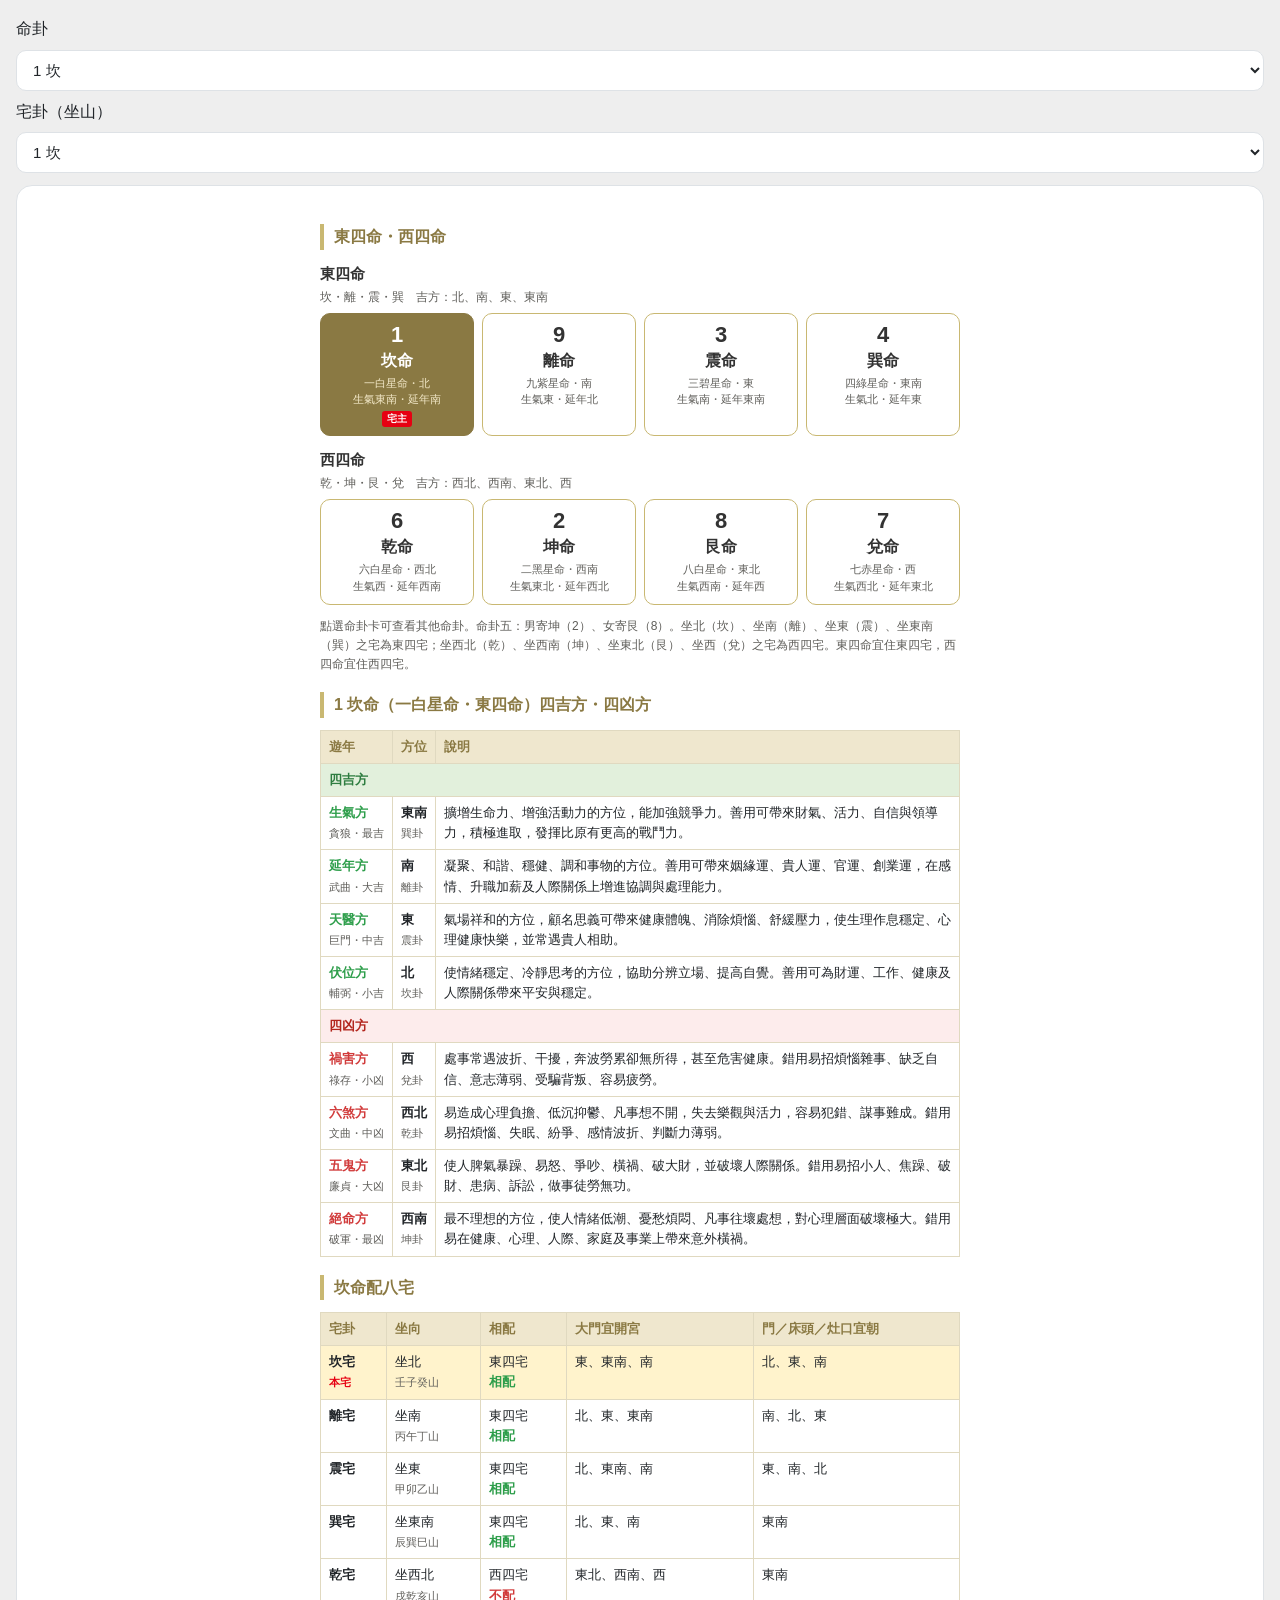
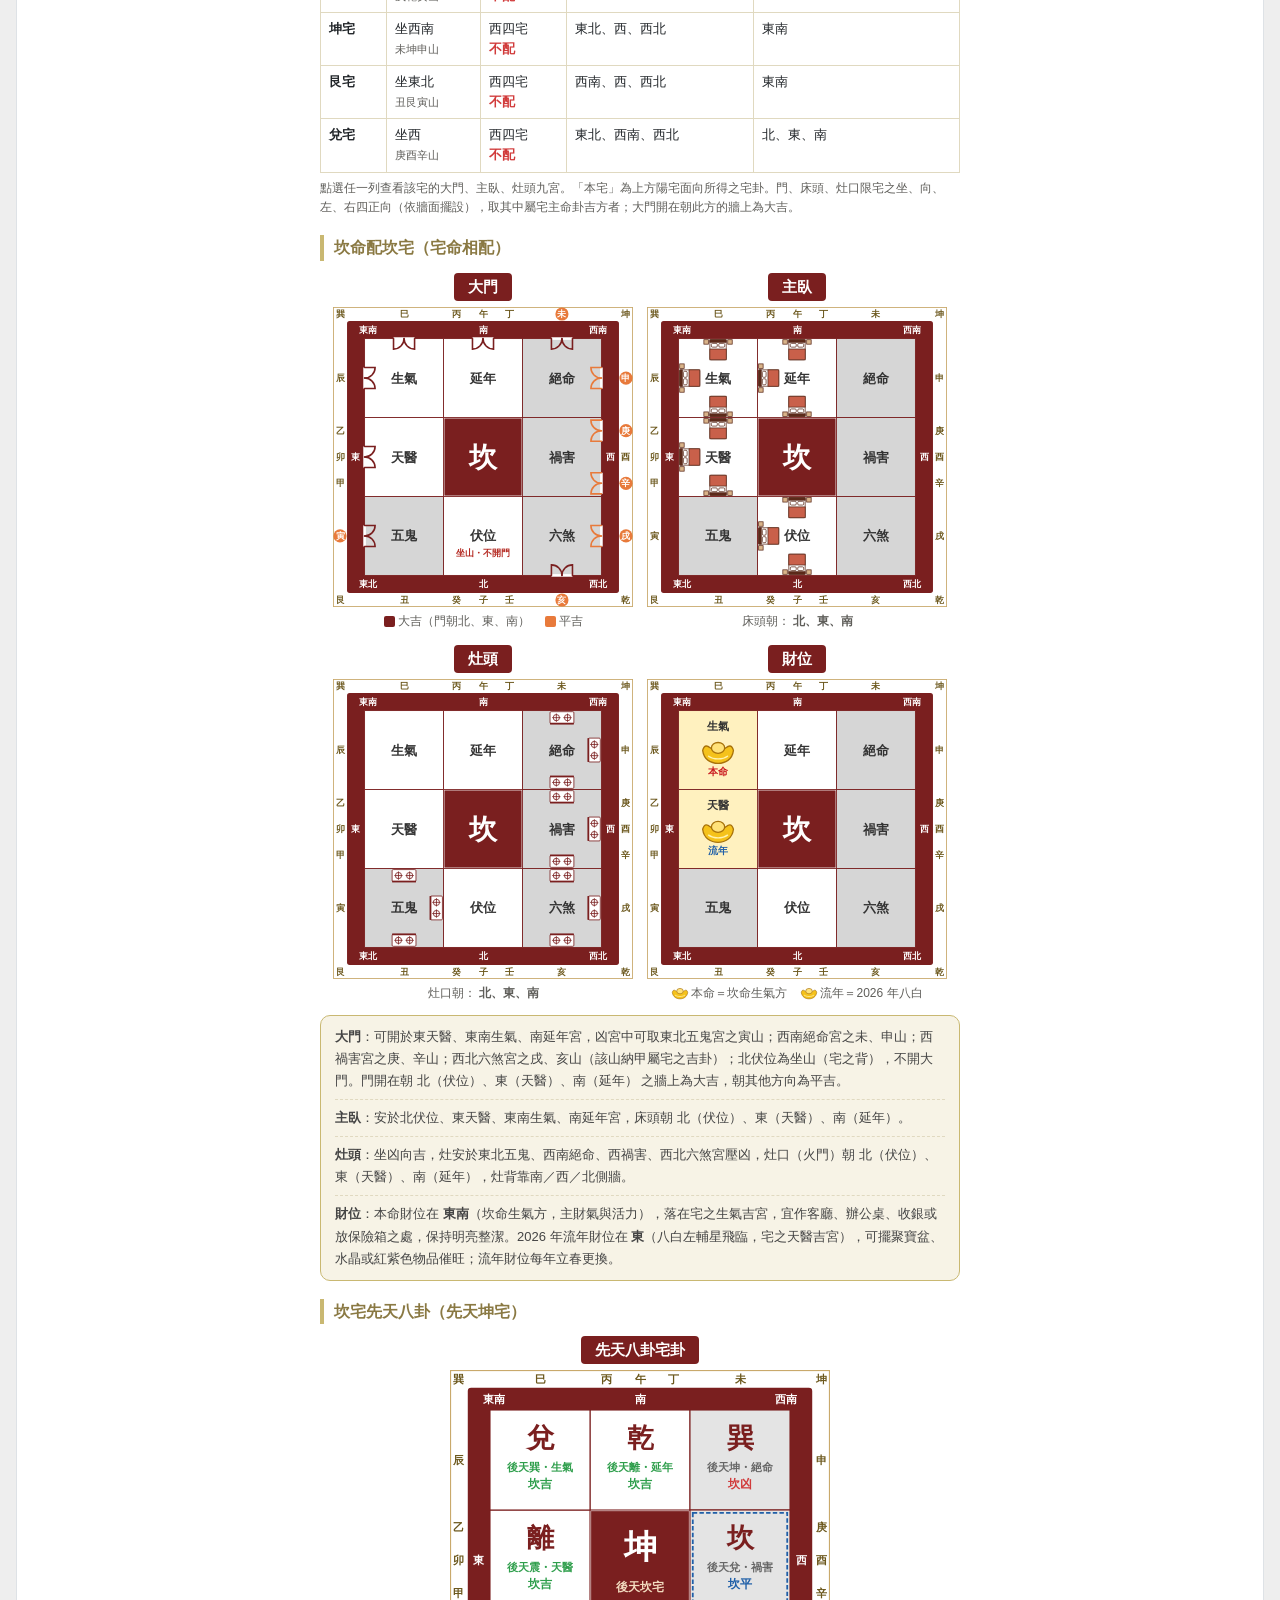
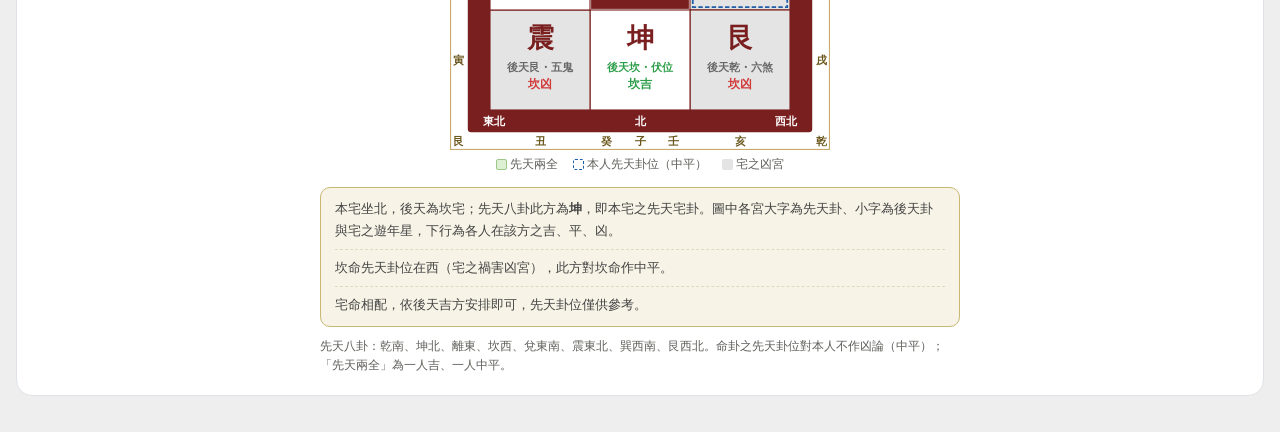
<file: test-bazhai-dongxi.html>
<!DOCTYPE html>
<html lang="zh-Hant">
<head>
<meta charset="utf-8">
<meta name="viewport" content="width=device-width, initial-scale=1">
<title>八宅東四命西四命測試頁</title>
<link rel="stylesheet" href="css/style.css?v=322">
<style> body { padding: 16px; background: #eee; } #controls { margin-bottom: 12px; display: flex; gap: 8px; flex-wrap: wrap; align-items: center; } </style>
</head>
<body>
<!-- 測試頁（不會打包上線）：不需登入，驗證 js/bazhai-dongxi.js（東四命・西四命，整理自《八宅秘籍》）的推算與版面 -->
<div id="controls">
  命卦 <select id="t-gua"></select>
  宅卦（坐山） <select id="t-zhai"></select>
</div>
<div class="card"><div id="bazhaiDongxiResult"></div></div>
<script src="js/fengshui-zibai-engine.js?v=288"></script>
<script src="js/bazhai-dongxi.js?v=314"></script>
<script>
// app.js 內的九宮位置類別（測試頁不載 app.js）
function zbPosClass(r, c) {
  const map = { "1,1": "tl", "1,2": "tc", "1,3": "tr", "2,1": "ml", "2,2": "c", "2,3": "mr", "3,1": "bl", "3,2": "bc", "3,3": "br" };
  return "zb-" + map[r + "," + c];
}
const opts = [1, 2, 3, 4, 6, 7, 8, 9].map((g) => '<option value="' + g + '">' + g + " " + ZB_GUA_CHAR[g] + "</option>").join("");
document.getElementById("t-gua").innerHTML = opts;
document.getElementById("t-zhai").innerHTML = opts;
// 網址參數 ?gua=1&zhai=2 可直接指定
const qs = new URLSearchParams(location.search);
const st = { gua: Number(qs.get("gua") || 1), zhai: Number(qs.get("zhai") || 1), sp: Number(qs.get("sp")) || null }; // ?sp=配偶命卦
document.getElementById("t-gua").value = st.gua;
document.getElementById("t-zhai").value = st.zhai;
function render() {
  const user = Number(document.getElementById("t-gua").value), form = Number(document.getElementById("t-zhai").value);
  document.getElementById("bazhaiDongxiResult").innerHTML = buildBazhaiDongxiHtml(st.gua, user, st.zhai, form, st.sp, Number(qs.get("year")) || 0); // ?year=流年財位年份
}
["t-gua", "t-zhai"].forEach((id) => document.getElementById(id).onchange = function () {
  st.gua = Number(document.getElementById("t-gua").value); st.zhai = Number(document.getElementById("t-zhai").value); render();
});
document.getElementById("bazhaiDongxiResult").addEventListener("click", function (e) {
  const card = e.target.closest("[data-bzdx-gua]");
  if (card) { st.gua = Number(card.dataset.bzdxGua); render(); return; }
  const row = e.target.closest("[data-bzdx-zhai]");
  if (row) { st.zhai = Number(row.dataset.bzdxZhai); render(); }
});
render();
</script>
</body>
</html>
</file>
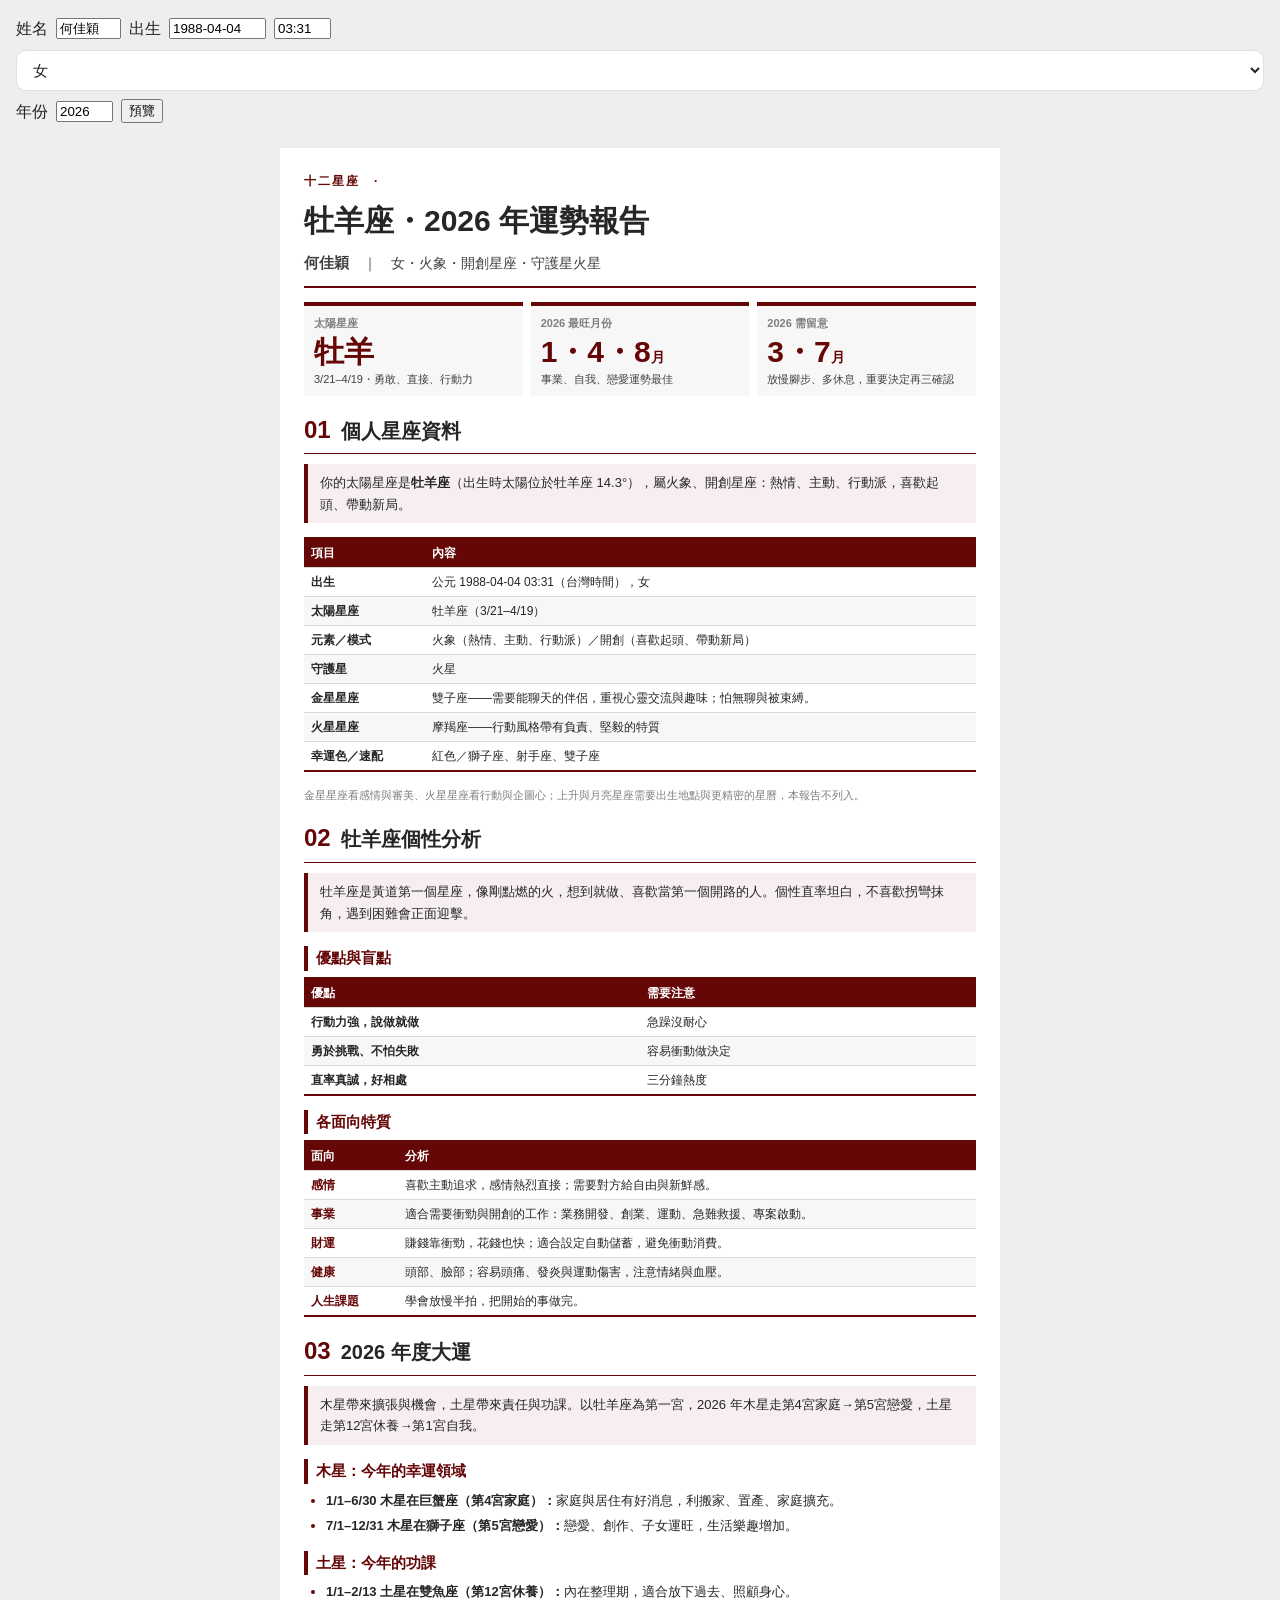
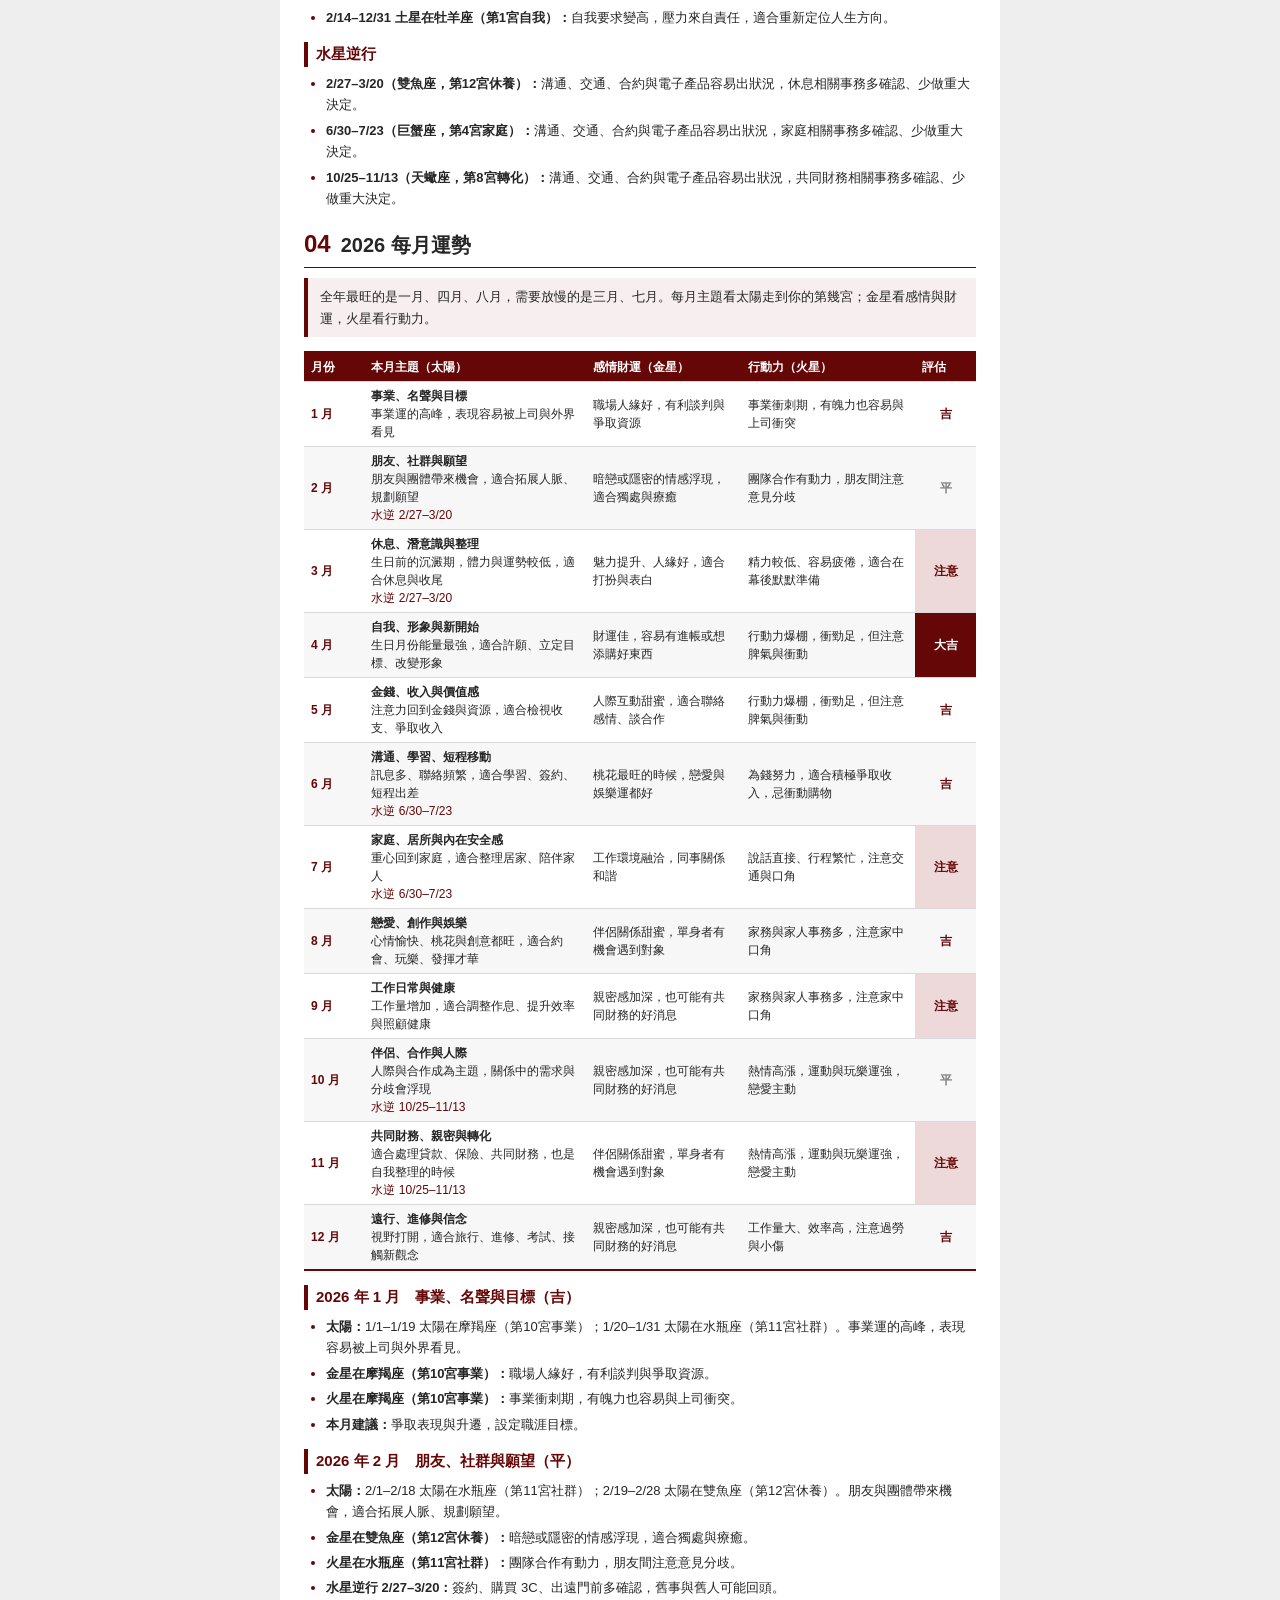
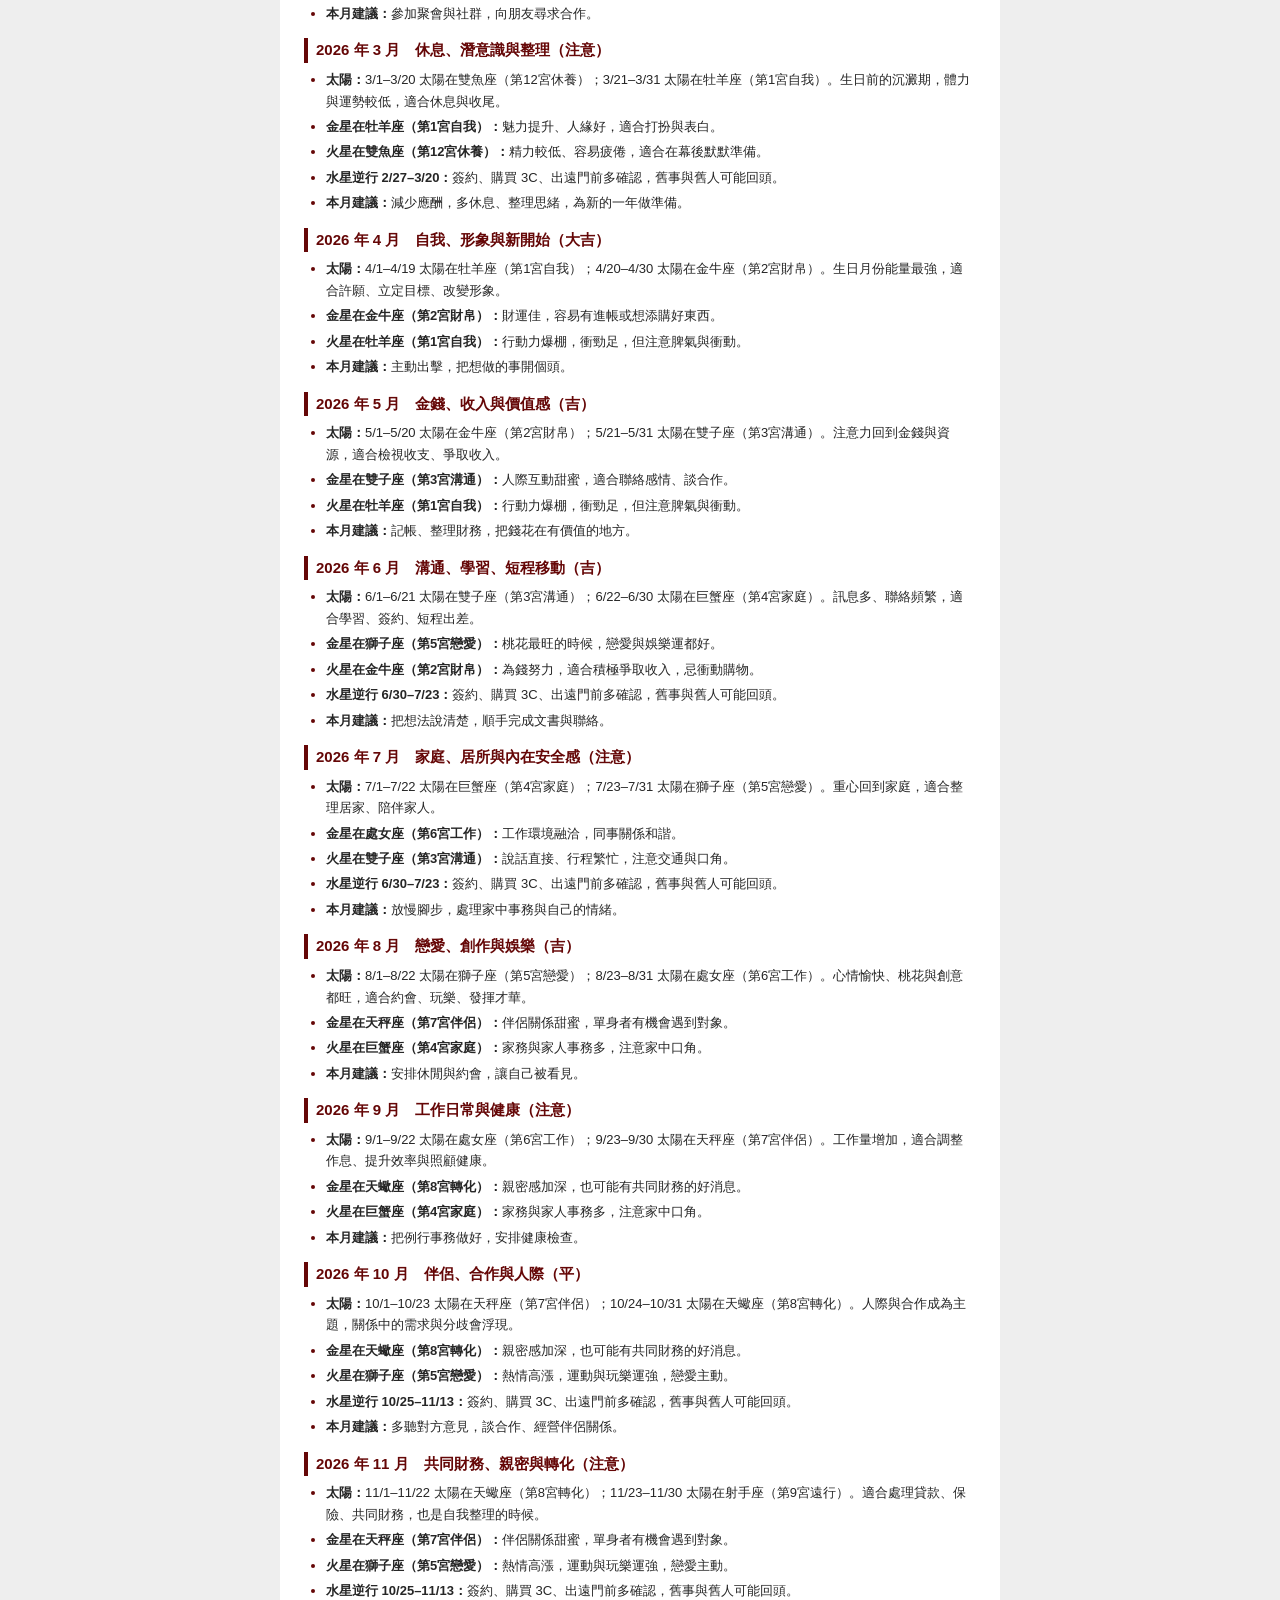
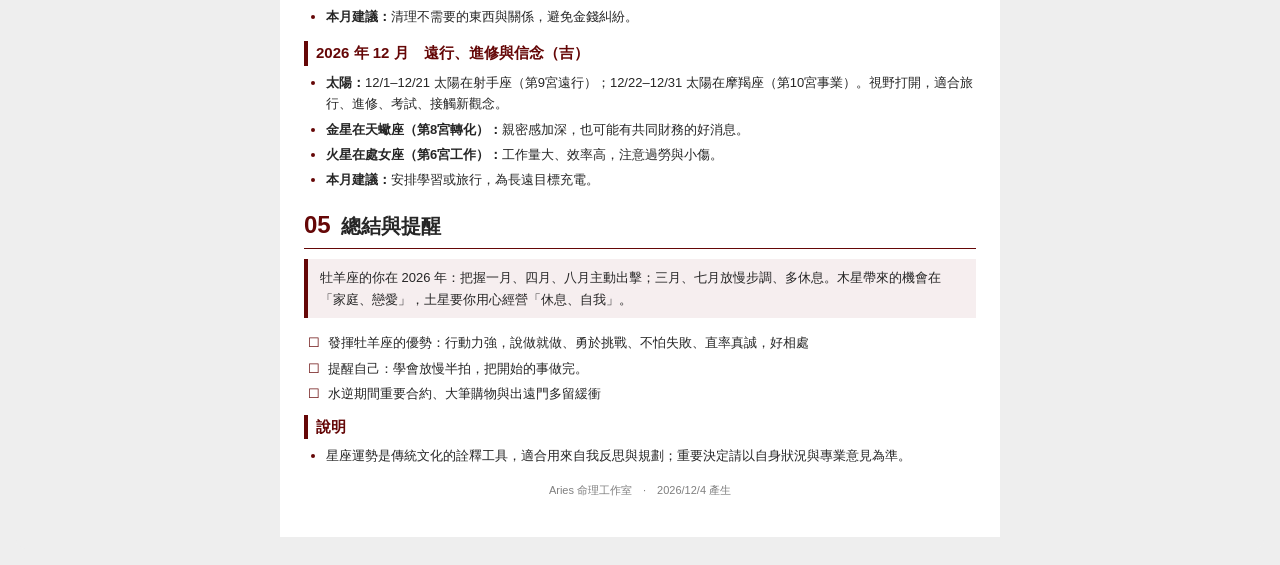
<file: test-xingzuo.html>
<!DOCTYPE html>
<html lang="zh-Hant">
<head>
<meta charset="utf-8">
<title>十二星座報告測試頁</title>
<link rel="stylesheet" href="css/style.css">
<style> body { padding: 16px; background: #eee; } #controls { margin-bottom: 12px; display: flex; gap: 8px; flex-wrap: wrap; align-items: center; } </style>
</head>
<body>
<!-- 測試頁（不會打包上線）：不需登入，直接用固定出生資料驗證 js/xingzuo.js 的推算與版面 -->
<div id="controls">
  姓名 <input id="t-name" value="何佳穎" size="6">
  出生 <input id="t-date" value="1988-04-04" size="10"> <input id="t-time" value="03:31" size="5">
  <select id="t-gender"><option value="female">女</option><option value="male">男</option></select>
  年份 <input id="t-year" value="2026" size="5">
  <button id="t-render">預覽</button>
</div>
<div class="xz-preview"><div id="xzPreview"></div></div>
<script src="js/xingzuo.js"></script>
<script>
document.getElementById("t-render").onclick = function () {
  const [y, mo, d] = document.getElementById("t-date").value.split("-").map(Number);
  const [h, mi] = document.getElementById("t-time").value.split(":").map(Number);
  const R = Xingzuo.analyze({ year: Number(document.getElementById("t-year").value), name: document.getElementById("t-name").value,
    gender: document.getElementById("t-gender").value, birth: { y, mo, d, h, mi } });
  const pv = document.getElementById("xzPreview"); pv.innerHTML = ""; pv.appendChild(Xingzuo.render(R));
};
document.getElementById("t-render").click();
</script>
</body>
</html>
</file>
<file: css/style.css>
:root {
  /* 比照 https://www.event.meta-academy.biz/metagroup-bazi-ming-juan 實際取樣的顏色 */
  --gold: #C9B872;
  --gold-dark: #A6935A;
  --gold-darker: #8A7943;
  --highlight: #E0D8AE;
  /* 取樣自 LOGO/AriesLogo300X300.png 圓形底色 */
  --logo-green: #9ACF16;

  --wood-bg: #EAF3DE; --wood-text: #3B5D1D; --wood-mid: #3B6D11;
  --fire-bg: #FCEBEB; --fire-text: #501313; --fire-mid: #A32D2D;
  --earth-bg: #FAEEDA; --earth-text: #412402; --earth-mid: #854F0B;
  --metal-bg: #FBF3D9; --metal-text: #6B4E00; --metal-mid: #B8860B;
  --water-bg: #E6F1FB; --water-text: #042C53; --water-mid: #185FA5;

  --surface: #ffffff;
  --page-bg: #EBE7DB;
  --card-bg: #ffffff;
  --text-primary: #212529;
  --text-secondary: #5F5E5A;
  --text-muted: #888780;
  --border: #DEE2E6;
  --radius: 10px;
  --radius-lg: 16px;

  /* 人格解碼報告專用配色，實際取樣自 https://www.event.meta-academy.biz/metagroup-renge-jie-ma，
     跟上面八字報告用的金色系分開存放，避免互相覆蓋 */
  --renge-bg: #F5D800;
  --renge-box: rgba(255, 255, 255, 0.6);
  --renge-box-dark: #81641B;
  --renge-border: #FFC233;
  --renge-dot: #FFA700;
  --renge-text-gold: #B4956B;

  /* 九宮能量圖 5 個類別的顏色，實際取樣自參考網站 .bg-blue/.bg-pink/.bg-green/.bg-orange/.bg-purple：
     主命數藍/天賦數粉/生日數綠/階段數橘/年數能量紫 */
  --eg-blue: #51B5FC;
  --eg-pink: #FD618B;
  --eg-green: #A6CE39;
  --eg-orange: #FFA700;
  --eg-purple: #B52BFF;
}

* { box-sizing: border-box; }

body {
  margin: 0;
  font-family: "Noto Sans TC", "PingFang TC", "Microsoft JhengHei", sans-serif;
  background: var(--page-bg);
  color: var(--text-primary);
  line-height: 1.6;
}

a { color: var(--gold-darker); }

.container {
  max-width: 1080px;
  margin: 0 auto;
  padding: 0 16px;
}

/* header：底色跟 LOGO 圓形底色同一個綠色 */
.site-header {
  background: var(--logo-green);
  padding: 12px 0;
}
.site-header .container {
  display: flex;
  flex-direction: column;
  gap: 10px;
}
.header-top {
  display: flex;
  align-items: center;
  justify-content: space-between;
}
/* 頂部綠色區塊的六個導覽按鍵：命理諮詢（現有首頁）＋五個尚未開發的功能，權限沒開放時點擊會提示 */
.main-nav {
  display: flex;
  flex-wrap: wrap;
  justify-content: center;
  gap: 8px;
}
.main-nav-link {
  background: rgba(255, 255, 255, 0.25);
  border: none;
  border-radius: 999px;
  padding: 6px 14px;
  font-size: 13px;
  font-weight: 600;
  color: var(--text-primary);
  cursor: pointer;
  text-decoration: none;
  font-family: inherit;
  line-height: 1.4;
}
.main-nav-link:hover { background: rgba(255, 255, 255, 0.4); }
.main-nav-link.active { background: #fff; color: var(--gold-darker); }
/* 群組子頁籤列（奇門遁甲／象棋卜卦／堪輿風水 各自的獨立頁籤）：綠色標題列下方的次級頁籤帶 */
.sub-nav-wrap { background: #F7F3E6; border-bottom: 1px solid var(--gold); }
.sub-nav { display: flex; flex-wrap: wrap; justify-content: center; gap: 8px; padding: 8px 0; }
.sub-nav-link {
  background: #fff;
  border: 1px solid var(--gold);
  border-radius: 999px;
  padding: 5px 16px;
  font-size: 13px;
  font-weight: 600;
  color: var(--gold-darker);
  cursor: pointer;
  font-family: inherit;
  line-height: 1.4;
}
.sub-nav-link:hover { background: #F7F3E6; }
.sub-nav-link.active { background: var(--logo-green); color: #fff; border-color: var(--logo-green); }
.brand {
  display: flex;
  align-items: center;
  gap: 10px;
}
.brand img {
  width: 36px;
  height: 36px;
  border-radius: 50%;
  border: 1.5px solid #fff;
}
.brand span {
  color: var(--text-primary);
  font-size: 16px;
  font-weight: 600;
}
.nav-links {
  display: flex;
  align-items: center;
  gap: 18px;
}
.nav-links a, .nav-links button {
  color: var(--text-primary);
  font-size: 14px;
  text-decoration: none;
  background: none;
  border: none;
  cursor: pointer;
  font-family: inherit;
}

/* auth pages */
.auth-wrap {
  min-height: calc(100vh - 64px);
  display: flex;
  align-items: center;
  justify-content: center;
  padding: 32px 16px;
}
.auth-card {
  background: var(--surface);
  border: 1px solid var(--border);
  border-radius: var(--radius-lg);
  padding: 32px;
  width: 100%;
  max-width: 400px;
}
.auth-card h1 {
  font-size: 20px;
  margin: 0 0 20px;
  color: var(--gold-darker);
  text-align: center;
}
.field { margin-bottom: 16px; }
.field label {
  display: block;
  font-size: 13px;
  color: var(--text-secondary);
  margin-bottom: 6px;
}
input[type="text"], input[type="email"], input[type="password"], input[type="date"], input[type="time"], select {
  width: 100%;
  padding: 10px 12px;
  border: 1px solid var(--border);
  border-radius: var(--radius);
  font-size: 15px;
  background: #fff;
  color: var(--text-primary);
  font-family: inherit;
}
input:focus, select:focus {
  outline: none;
  border-color: var(--gold);
  box-shadow: 0 0 0 3px rgba(201, 184, 114, 0.3);
}
.btn {
  display: inline-flex;
  align-items: center;
  justify-content: center;
  gap: 6px;
  padding: 11px 20px;
  border-radius: var(--radius);
  border: 1px solid var(--gold-darker);
  background: var(--gold-darker);
  color: #fff;
  font-size: 15px;
  font-weight: 500;
  cursor: pointer;
  width: 100%;
  font-family: inherit;
}
.btn:hover { background: var(--gold-dark); }
.btn.secondary {
  background: transparent;
  color: var(--gold-darker);
}
.btn.secondary:hover { background: var(--highlight); }
.auth-switch {
  text-align: center;
  font-size: 13px;
  color: var(--text-secondary);
  margin-top: 16px;
}
.form-msg {
  font-size: 13px;
  padding: 10px 12px;
  border-radius: var(--radius);
  margin-bottom: 16px;
  display: none;
}
.form-msg.show { display: block; }
.form-msg.error { background: var(--fire-bg); color: var(--fire-text); }
.form-msg.success { background: var(--wood-bg); color: var(--wood-text); }
.form-msg.info { background: var(--water-bg); color: var(--water-text); }
/* 上方導覽按鍵點擊提示：不用 alert()（會擋住整個畫面），改成右上角浮出的小提示條，幾秒後自動消失 */
.nav-toast { position: fixed; top: 70px; right: 16px; z-index: 999; max-width: 280px; box-shadow: 0 4px 12px rgba(0,0,0,0.15); }

/* main app layout */
main.app {
  padding: 20px 0 48px;
}
.card {
  background: var(--card-bg);
  border: 1px solid var(--border);
  border-radius: var(--radius-lg);
  padding: 20px 24px;
  margin-bottom: 20px;
}
.card h2 {
  font-size: 16px;
  color: var(--text-primary);
  margin: 0 0 16px;
}
.card-head {
  display: flex;
  align-items: center;
  justify-content: space-between;
  flex-wrap: wrap;
  gap: 8px;
  margin-bottom: 16px;
}
.card-head h2 { margin: 0; }

/* 輸入表單：拆成三個獨立區塊（個人資料／選日子／按鍵），各自金色底，不再是同一整塊卡片 */
.form-block {
  background: var(--gold);
  border: 1px solid var(--gold-darker);
  border-radius: var(--radius-lg);
  padding: 20px 24px;
  margin-bottom: 16px;
}
.form-block h2 {
  font-size: 16px;
  color: var(--text-primary);
  margin: 0 0 16px;
}
.form-grid {
  display: grid;
  grid-template-columns: repeat(4, 1fr);
  gap: 14px;
}
.form-grid .full { grid-column: 1 / -1; }
/* 姓名／性別同一列並排，姓名（長）：性別（短）＝ 7:3，不吃 .form-grid 的響應式欄數斷點，
   跟出生年月日時那一列一樣，手機版也維持並排不換行 */
.form-name-gender-row { display: flex; gap: 14px; }
.form-name-gender-row .form-name-field { flex: 7; min-width: 0; }
.form-name-gender-row .form-gender-field { flex: 3; min-width: 0; }
/* 出生年／月／日／時間獨立一列，用 flex 固定 4 欄同一列不換行（不吃 .form-grid 響應式斷點），
   窄螢幕靠欄位本身縮小寬度，不會像 grid 那樣掉到下一列 */
.form-date-row { display: flex; gap: 10px; margin-top: 14px; }
.form-date-row .field { flex: 1; min-width: 0; }
.form-date-row .field select, .form-date-row .field input { width: 100%; padding-left: 8px; padding-right: 8px; }
/* 四個欄位的標籤長度不一樣，窄螢幕有些會換成兩行（如「出生年（國曆）」「出生時間（24小時）」），
   固定標籤的最小高度讓四個下拉/輸入框的上緣對齊，不會因為標籤行數不同而高低不一 */
.form-date-row .field label { min-height: 34px; display: block; text-align: center; }
/* 人格解碼專用的下拉欄位底部加一條深色色塊，跟個人資料區塊的欄位做出區別 */
.form-block-dark select {
  border-bottom: 4px solid var(--gold-darker);
}
/* 月／日並排在同一欄位框內，各自有「月份」「日期」標籤 */
.field-inline-pair { display: flex; gap: 6px; }
.field-inline-item { flex: 1; min-width: 0; }
.field-inline-item select { width: 100%; }
.field-inline-item label { display: block; text-align: center; }
.form-actions {
  display: flex;
  gap: 10px;
  margin-top: 6px;
  flex-wrap: wrap;
}
.form-actions .btn { width: auto; max-width: 200px; }

/* 頁籤：切換「八字報告」／「人格解碼報告」 */
.tabs {
  display: flex;
  gap: 4px;
  margin-bottom: 16px;
  border-bottom: 2px solid var(--border);
}
.tab-btn {
  padding: 10px 18px;
  border: none;
  background: none;
  font-family: inherit;
  font-size: 15px;
  font-weight: 500;
  color: var(--text-secondary);
  cursor: pointer;
  border-bottom: 2px solid transparent;
  margin-bottom: -2px;
}
.tab-btn.active {
  color: var(--gold-darker);
  border-bottom-color: var(--gold-darker);
  font-weight: 700;
}
.tab-btn:hover { color: var(--gold-dark); }

/* info panel: 姓名/性別/生辰/生肖/命格 文字列表。原本這裡上面有「八字命卷」標題，
   現在標題拿掉了，改讓這幾行資訊套用原本標題的字級樣式頂上去 */
.info-panel {
  font-size: 16px;
  color: var(--text-primary);
  font-weight: 500;
  margin-bottom: 16px;
}
.info-panel p { margin: 3px 0; }

/* four pillars: 時／日／月／年 橫向欄位，比照參考網站的欄位順序與列結構 */
.pillars-wrap {
  overflow-x: auto;
  margin-bottom: 16px;
}
.pillars-table {
  width: 100%;
  min-width: 480px;
  border-collapse: collapse;
  table-layout: fixed;
}
.pillars-table td {
  border: 1px solid var(--border);
  padding: 8px 6px;
  text-align: center;
  font-size: 14px;
  font-weight: 600;
  vertical-align: middle;
}
.pillars-table .label-cell {
  width: 52px;
  color: var(--text-primary);
  background: var(--gold);
  white-space: nowrap;
}
.pillars-table .col-head { font-weight: 600; color: var(--text-primary); background: var(--gold); }
.p-char { display: inline-block; font-size: 24px; font-weight: 600; line-height: 1.2; }
.p-sign { display: block; font-size: 11px; font-weight: 400; margin-top: 2px; }
/* 空亡（年空／空）：字級加大2號、改黑色加粗，比原本淡灰色小字更醒目 */
.xunkong { display: block; font-size: 14px; color: #000; font-weight: 700; }
.hide-col { display: inline-flex; flex-direction: column; align-items: center; font-size: 15px; font-weight: 600; margin: 0 4px; }
.hide-col .hg-ss { font-size: 10px; font-weight: 400; color: var(--text-secondary); margin-top: 2px; }
.pillars-table .muted { color: var(--text-muted); }

/* 四柱表格文字比大運/流年表格大一號並加粗（大運/流年欄位多，維持原本較小字級） */
.pillars-table .p-char { font-size: 26px; font-weight: 700; }
.pillars-table .p-sign { font-size: 12px; font-weight: 500; }
.pillars-table .hide-col { font-size: 16px; font-weight: 700; }
.pillars-table .hide-col .hg-ss { font-size: 11px; font-weight: 500; }

.wood { color: var(--wood-mid); }
.fire { color: var(--fire-mid); }
.earth { color: var(--earth-mid); }
.metal { color: var(--metal-mid); }
.water { color: var(--water-mid); }

/* 五行強弱表 / 十神比重表：並排兩張表，標題列用金色橫條，比照參考網站 */
.summary-grid {
  display: grid;
  grid-template-columns: 1fr 1fr;
  gap: 16px;
  margin-top: 16px;
}
.summary-box {
  border: 1px solid var(--border);
  border-radius: var(--radius);
  overflow: hidden;
}
.summary-box h3 {
  font-size: 13px;
  margin: 0;
  padding: 8px 12px;
  background: var(--gold);
  color: var(--text-primary);
  text-align: center;
}
.summary-box .box-body { padding: 12px 14px; }

/* wuxing bars */
.bar-row {
  display: flex;
  align-items: center;
  gap: 10px;
  margin-bottom: 8px;
  font-size: 13px;
}
.bar-row .name {
  width: 22px;
  height: 22px;
  border-radius: 4px;
  display: flex;
  align-items: center;
  justify-content: center;
  font-weight: 500;
  font-size: 12px;
  color: #fff;
}
.bar-track {
  flex: 1;
  background: var(--border);
  border-radius: 4px;
  height: 10px;
  overflow: hidden;
}
.bar-fill { height: 10px; border-radius: 4px; }
.bar-row .pct { width: 44px; text-align: right; color: var(--text-secondary); }

/* shishen table: 兩欄配對，比照參考網站排列順序 */
.shishen-grid { font-size: 13px; }
.ss-pair {
  display: grid;
  grid-template-columns: 1fr auto 1fr auto;
  gap: 4px 10px;
  padding: 4px 0;
  border-bottom: 1px dashed var(--border);
}
.ss-pair .ss-val { color: var(--text-secondary); text-align: right; }

/* 大運／流年：跟四柱一樣的寬表格樣式，欄位是每一組大運／流年，點選欄位標題整欄反白 */
.strip-label {
  font-size: 13px;
  color: var(--text-secondary);
  margin: 0 0 8px;
}
.dayun-wrap {
  overflow-x: auto;
  margin-bottom: 8px;
}
/* 大運／流年各自包一層 .dayun-block（PDF 匯出逐區塊換頁用），區塊之間留白，取代原本掛在
   .strip-label:first-child 上的間距寫法（改成包一層 wrapper 後 :first-child 會失準，兩個 label 都會被當第一個） */
.dayun-block + .dayun-block { margin-top: 16px; }
.dayun-table {
  width: 100%;
  min-width: 720px;
  border-collapse: collapse;
  table-layout: fixed;
}
.dayun-table td {
  border: 1px solid var(--border);
  padding: 6px 4px;
  text-align: center;
  font-size: 11px;
  vertical-align: middle;
}
.dayun-table .label-cell {
  width: 46px;
  color: var(--text-secondary);
  background: var(--surface);
  white-space: nowrap;
}
.dayun-table .col-head {
  font-weight: 500;
  color: var(--text-primary);
  cursor: pointer;
}
.dayun-table .col-head:hover { background: var(--highlight); }
.dayun-table .age-label { display: block; font-size: 10px; color: var(--text-muted); }
.dayun-table td.col-selected { background: var(--highlight); }
.dayun-table .p-char { font-size: 18px; }
.dayun-table .hide-col { font-size: 12px; margin: 0 2px; }

/* 四柱：欄位標題可點選查看該柱神煞解釋，選中的整欄反白（比照大運／流年） */
.pillars-table .col-head { cursor: pointer; }
.pillars-table .col-head:hover { background: var(--highlight); }
.pillars-table td.col-selected { background: var(--highlight); }

/* 日主定策／陰陽性格／九運行業趨勢：只顯示日主天干對應那一種五行與陰陽 */
.dayun-strategy-head {
  font-size: 15px;
  font-weight: 600;
  color: var(--text-primary);
  margin: 0 0 12px;
}
.dayun-strategy-block { margin-bottom: 20px; }
.dayun-strategy-block:last-child { margin-bottom: 0; }
.dayun-strategy-block h3 {
  font-size: 14px;
  margin: 0 0 8px;
  padding: 6px 12px;
  background: var(--gold);
  color: var(--text-primary);
  border-radius: 6px;
}
.dayun-strategy-title { font-weight: 600; color: var(--text-primary); margin: 0 0 4px; }
.dayun-strategy-position, .dayun-strategy-core { color: var(--text-secondary); margin: 0 0 8px; }
.dayun-strategy-body { line-height: 1.7; margin: 0 0 8px; }
.dayun-strategy-subhead { font-weight: 600; color: var(--text-primary); margin: 10px 0 4px; }
.dayun-strategy-list { margin: 0 0 6px; padding-left: 20px; line-height: 1.7; }
.dayun-strategy-list li { margin-bottom: 4px; }
.dayun-industry-cat { margin-bottom: 10px; }

/* 神煞解釋：點選四柱／大運／流年欄位標題動態顯示，不隨報告持久保存 */
#shenshaExplainPanel .shensha-explain-empty { color: var(--text-muted); }
#shenshaExplainPanel .shensha-explain-pillar { font-weight: 600; color: var(--text-primary); margin: 0 0 10px; }
.shensha-explain-item { margin-bottom: 14px; }
.shensha-explain-item:last-child { margin-bottom: 0; }
.shensha-explain-item h4 {
  font-size: 14px;
  margin: 0 0 6px;
  padding: 5px 12px;
  background: var(--gold);
  color: var(--text-primary);
  border-radius: 6px;
}
.shensha-explain-item .shensha-explain-verse { color: var(--text-secondary); font-style: normal; margin: 0 0 6px; }
.shensha-explain-item .shensha-explain-body { line-height: 1.7; margin: 0; }

/* 人格解碼報告：配色比照參考網站取樣的明亮黃色系，跟八字報告的米色/金色分開 */
.renge-card {
  background: var(--renge-bg);
  border-color: var(--renge-border);
}
.renge-card h2 { color: var(--text-primary); }
/* 擇日年月日欄位：從表單的「人格解碼專用」區塊移到報告頁籤最上方，維持三欄同寬但整體不要撐滿整個卡片寬度 */
.renge-choice-date { max-width: 320px; margin-bottom: 16px; }
.renge-choice-date label { color: var(--text-primary); }
.renge-info {
  font-size: 15px;
  color: var(--text-primary);
  margin-bottom: 16px;
}
.renge-info p { margin: 3px 0; }
/* 用 flexbox 而不是 CSS grid：html2canvas（匯出 PDF 用）對 grid 版面的支援不穩定，
   常常跟網頁實際顯示的比例對不上，改用 flexbox 固定各佔 50% 寬度，PDF 跟網頁才會一致。
   左右各自成對（人生階段能量／年月日空缺數，九宮連線密碼／九宮能量圖），
   用 align-items:stretch（flexbox 預設值）讓同一對的左右兩塊高度一致，
   這樣九宮連線密碼跟九宮能量圖才會剛好對齊在同一個水平位置開始 */
.renge-row-pair {
  display: flex;
  align-items: stretch;
  gap: 16px;
}
.renge-row-pair > * {
  flex: 0 0 calc(50% - 8px);
  max-width: calc(50% - 8px);
  min-width: 0;
}
.renge-row-pair > .renge-panel { margin-bottom: 0; }
.renge-energy-row-wrap { display: flex; }
.renge-box-title {
  background: var(--renge-border);
  color: var(--text-primary);
  font-weight: 700;
  text-align: center;
  padding: 8px 12px;
  border-radius: var(--radius) var(--radius) 0 0;
  font-size: 14px;
}
.renge-panel {
  background: var(--renge-box);
  border: 1px solid var(--renge-border);
  border-radius: var(--radius);
  overflow: hidden;
  margin-bottom: 16px;
}
.renge-stage-table {
  width: 100%;
  border-collapse: collapse;
}
.renge-stage-table td {
  border: 1px solid var(--renge-border);
  padding: 10px 6px;
  text-align: center;
  font-size: 13px;
}
.renge-stage-table .renge-stage-label {
  color: var(--text-secondary);
  background: var(--renge-box);
  white-space: nowrap;
}
.renge-stage-table .renge-stage-value {
  font-size: 16px;
  font-weight: 700;
  color: var(--text-primary);
}
/* 目前歲數對應的那一欄（跟九宮能量圖橘色階段數用同一欄）用咖啡底色＋白字標示出來 */
.renge-stage-table .renge-stage-current {
  background: var(--renge-box-dark);
  color: #fff;
}
.renge-number-boxes {
  display: grid;
  grid-template-columns: repeat(3, 1fr);
  gap: 10px;
  margin-bottom: 16px;
}
.renge-number-box {
  background: var(--renge-box);
  border: 1px solid var(--renge-border);
  border-radius: var(--radius);
  padding: 10px;
  text-align: center;
}
.renge-number-box.dark {
  background: var(--renge-box-dark);
  color: #fff;
}
.renge-number-box .label { font-size: 12px; color: var(--text-secondary); margin-bottom: 4px; }
.renge-number-box.dark .label { color: rgba(255,255,255,0.85); }
.renge-number-box .value { font-size: 20px; font-weight: 700; }
.renge-energy-row {
  flex: 1;
  display: grid;
  grid-template-columns: 1fr 1fr;
  grid-template-rows: 1fr 1fr;
  gap: 10px;
}
.renge-energy-box {
  background: var(--renge-box);
  border: 1px solid var(--renge-border);
  border-radius: var(--radius);
  padding: 10px;
  text-align: center;
  display: flex;
  flex-direction: column;
  align-items: center;
  justify-content: center;
}
.renge-energy-box .label { font-size: 12px; color: var(--text-secondary); margin-bottom: 4px; }
.renge-energy-box .value { font-size: 18px; font-weight: 700; color: var(--text-primary); }
.renge-code-table {
  width: 100%;
  border-collapse: collapse;
}
.renge-code-table td {
  border: 1px solid var(--renge-border);
  padding: 10px 6px;
  text-align: center;
  font-size: 12px;
  background: var(--renge-box);
}
.renge-code-table td.matched {
  background: var(--renge-box-dark);
  color: #fff;
}
.renge-code-table .code-name { display: block; color: var(--text-secondary); }
.renge-code-table td.matched .code-name { color: rgba(255,255,255,0.85); }
.renge-code-table .code-num { display: block; font-size: 18px; font-weight: 700; margin: 2px 0; }
.renge-code-table .code-shadow { display: block; font-size: 11px; color: var(--text-muted); }
.renge-code-table td.matched .code-shadow { color: rgba(255,255,255,0.7); }
.renge-unconfirmed {
  color: var(--text-muted);
  font-size: 12px;
  font-style: italic;
}

/* 九宮能量圖：1-9 每格一個直立堆疊色塊（電池），比照參考網站每個類別的數字每出現一次疊一格 */
.renge-energy-grid {
  display: grid;
  grid-template-columns: repeat(3, 1fr);
  gap: 8px;
  margin-bottom: 12px;
}
.renge-energy-cell {
  background: var(--renge-box);
  border: 1px solid var(--renge-border);
  border-radius: var(--radius);
  padding: 8px;
  display: flex;
  align-items: center;
  justify-content: center;
  gap: 8px;
}
.renge-energy-cell .digit {
  font-size: 18px;
  font-weight: 700;
  color: var(--text-primary);
  width: 16px;
}
.renge-energy-bar {
  flex: 0 0 auto;
  width: 34px;
  display: flex;
  flex-direction: column-reverse;
  gap: 1px;
  height: 60px;
  border-radius: 3px;
  overflow: hidden;
}
.renge-energy-seg { width: 100%; flex: 1 0 auto; min-height: 4px; }
.renge-energy-seg.grey { background: #D9D9D9; }
.renge-energy-seg.blue { background: var(--eg-blue); }
.renge-energy-seg.pink { background: var(--eg-pink); }
.renge-energy-seg.green { background: var(--eg-green); }
.renge-energy-seg.orange { background: var(--eg-orange); }
.renge-energy-seg.purple { background: var(--eg-purple); }
.renge-energy-legend {
  display: flex;
  flex-wrap: wrap;
  justify-content: center;
  gap: 10px;
  font-size: 11px;
  color: var(--text-secondary);
}
.renge-energy-legend span { display: inline-flex; align-items: center; gap: 4px; }

/* 數字對照表（主命數/天賦數詳解）：官方教材內容整理成的大表格，放在人格解碼報告最下方 */
.renge-ref-table { width: 100%; border-collapse: collapse; font-size: 13px; }
.renge-ref-table tr { border-bottom: 1px solid var(--renge-border); }
.renge-ref-table tr:last-child { border-bottom: none; }
/* PDF 匯出時把數字對照表拆成一列一個暫存表格（見 app.js buildRengeRowSections），每個暫存表格裡
   該列都是唯一一列，如果沿用 .renge-ref-table 的 tr:last-child 規則底線會被拿掉；這裡固定畫底線 */
.renge-pdf-row { width: 100%; border-collapse: collapse; font-size: 13px; }
.renge-pdf-row tr { border-bottom: 1px solid var(--renge-border); }
/* 圈數含義表拆列匯出時不畫橘色分隔線（畫面上這張表已改成淡灰橫線，PDF 要一致）；
   拆出來的每列在自己的暫存表格裡是唯一一列，會踩到 .renge-circle-table 的
   「tr:last-child 不畫底線」規則，這裡把淡灰底線補回來 */
.renge-pdf-row-plain tr { border-bottom: none; }
.renge-pdf-row-plain .renge-circle-table tr:last-child td { border-bottom: 1px solid #ece7da; }
.renge-ref-label {
  width: 130px;
  min-width: 130px;
  vertical-align: top;
  padding: 10px 8px;
  font-weight: 700;
  background: var(--renge-box-dark);
  color: #fff;
}
.renge-ref-value { padding: 10px 12px; vertical-align: top; color: var(--text-primary); }
.renge-ref-value ul { margin: 0; padding-left: 18px; }
.renge-ref-value li { margin: 2px 0; }
.renge-ref-value p { margin: 0 0 8px; line-height: 1.6; }
.renge-ref-value p:last-child { margin-bottom: 0; }
.renge-ref-subtable { width: 100%; border-collapse: collapse; font-size: 12.5px; margin-top: 4px; }
.renge-ref-subtable td, .renge-ref-subtable th {
  border: 1px solid var(--renge-border);
  padding: 6px 8px;
  text-align: left;
}
.renge-ref-subtable th { background: var(--renge-box); }
/* 九宮能量圖圈數含義表：數字／圈數兩欄置中，含義欄維持靠左方便閱讀長文字。
   table-layout:fixed＋前兩欄固定寬——PDF 匯出把子表格逐列拆成獨立小表格時，各列欄寬才會一致對齊 */
.renge-circle-table { table-layout: fixed; }
/* 圈數含義表不畫橘色格線，改用淡灰的橫向分隔線（無直線、無橘色），版面較乾淨 */
.renge-circle-table td, .renge-circle-table th {
  border: none;
  border-bottom: 1px solid #ece7da;
}
.renge-circle-table tr:last-child td { border-bottom: none; }
.renge-circle-table td:nth-child(1), .renge-circle-table th:nth-child(1),
.renge-circle-table td:nth-child(2), .renge-circle-table th:nth-child(2) {
  text-align: center;
}
.renge-circle-table td:nth-child(1), .renge-circle-table th:nth-child(1) { width: 46px; }
.renge-circle-table td:nth-child(2), .renge-circle-table th:nth-child(2) { width: 96px; }
/* 空缺數（沒有圈）的列用淡黃底標示 */
.renge-circle-table .renge-gap-row td { background: var(--renge-box); }
.renge-cmp-pair { display: flex; flex-wrap: wrap; gap: 16px; }
.renge-cmp-pair > div { flex: 1 1 200px; min-width: 180px; }
.renge-cmp-head { font-weight: 700; margin-bottom: 4px; color: var(--renge-text-gold); }

/* 色點：比照參考網站在生日數/天賦數/主命數/階段數/年數能量標籤旁邊標示對應的九宮能量圖類別顏色 */
.dot { width: 8px; height: 8px; border-radius: 50%; display: inline-block; margin-left: 4px; vertical-align: middle; }
.dot.blue { background: var(--eg-blue); }
.dot.pink { background: var(--eg-pink); }
.dot.green { background: var(--eg-green); }
.dot.orange { background: var(--eg-orange); }
.dot.purple { background: var(--eg-purple); }

.tag {
  display: inline-block;
  font-size: 11px;
  padding: 3px 9px;
  border-radius: 999px;
  background: var(--highlight);
  color: var(--gold-darker);
  margin: 2px 4px 0 0;
}

.detail-box {
  margin-top: 14px;
  padding-top: 12px;
  border-top: 1px solid var(--border);
  font-size: 13px;
}
.detail-box .sel-label {
  color: var(--text-secondary);
  margin-bottom: 6px;
}
.detail-box .sel-label b { color: var(--text-primary); font-weight: 600; }

.note-table {
  width: 100%;
  border-collapse: collapse;
  font-size: 13px;
}
.note-table td {
  padding: 8px 10px;
  border: 1px solid var(--border);
}
.note-table td:first-child {
  width: 60px;
  text-align: center;
  color: var(--text-secondary);
  background: var(--surface);
}

footer {
  text-align: center;
  font-size: 12px;
  color: var(--text-muted);
  padding: 24px 0;
}

/* tablet */
@media (max-width: 900px) {
  .form-grid { grid-template-columns: repeat(2, 1fr); }
}

/* mobile */
@media (max-width: 560px) {
  .form-grid { grid-template-columns: 1fr; }
  .summary-grid { grid-template-columns: 1fr; }
  .card { padding: 16px; }
  .renge-row-pair { flex-direction: column; }
  .renge-row-pair > * { flex-basis: auto; max-width: none; }
  .renge-number-boxes { grid-template-columns: repeat(3, 1fr); }

  /* 主表格在手機上改成一格一行（label 疊在 value 上面），不用再左右滑動 */
  .lifenum-main-table, .lifenum-main-table tbody, .lifenum-main-table tr, .lifenum-main-table td { display: block; width: 100%; }
  .lifenum-main-table td { padding: 6px 10px; }
  .lifenum-main-table tr { border-bottom: 6px solid var(--page-bg); }
  .lifenum-main-table .ln-value { text-align: left; }

  .lifenum-type-table, .lifenum-lines-table { font-size: 12px; }
  .lifenum-type-table td, .lifenum-lines-table td { padding: 6px; }
  .lifenum-wuxing-table { font-size: 12px; }
  .lifenum-wuxing-table td { padding: 5px; }
}

/* 生命靈數 頁籤：比照課程講義的表格配色（藍/綠/粉），內部測試用，尚未取樣正式配色 */
.lifenum-card { background: #fff; }
/* 九宮格改放最上方、置中，跟下方主表格一樣是整列滿寬（不再是側邊窄欄），手機/平板也用同一份排版，
   格子大小用 clamp() 依螢幕寬度縮放，避免在小螢幕被拉超出邊界或大螢幕格子太小 */
.lifenum-top { display: flex; flex-direction: column; gap: 16px; align-items: stretch; }

.lifenum-gridbox { width: 100%; display: flex; justify-content: center; }
.lifenum-grid-row { display: flex; gap: 24px; flex-wrap: wrap; justify-content: center; }
.lifenum-grid { display: grid; grid-template-columns: repeat(4, clamp(48px, 12vw, 72px)); grid-template-rows: repeat(3, clamp(48px, 12vw, 72px)); border: 1px solid var(--border); }
.lifenum-grid-cell { border: 1px solid var(--border); display: flex; align-items: center; justify-content: center; }
.ln-mark-svg { width: 100%; height: 100%; }

/* 右側累計數量表：跟左邊的圈記號格子同樣排法（1/2/3、4/5/6、7/8/9,0），純文字顯示「數字」+「有N個」 */
.lifenum-count-grid { display: grid; grid-template-columns: repeat(4, clamp(60px, 14vw, 84px)); grid-template-rows: repeat(3, clamp(48px, 12vw, 72px)); border: 1px solid var(--border); }
.lifenum-count-cell { border: 1px solid var(--border); display: flex; flex-direction: column; align-items: center; justify-content: center; gap: 2px; }
.lc-digit { font-size: 18px; font-weight: 600; }
.lc-count { font-size: 12px; white-space: nowrap; }
.lc-num { color: #C0392B; font-weight: 700; }

.lifenum-maintable { width: 100%; overflow-x: auto; }
.lifenum-main-table { border-collapse: collapse; width: 100%; font-size: 14px; }
.lifenum-main-table td { border: 1px solid var(--border); padding: 6px 10px; text-align: center; }
.lifenum-main-table .ln-label { font-weight: 600; white-space: nowrap; }
.lifenum-main-table .ln-label.blue { background: var(--water-bg); color: var(--water-text); }
.lifenum-main-table .ln-label.green { background: var(--wood-bg); color: var(--wood-text); }
.lifenum-main-table .ln-label.pink { background: #FBE1EA; color: #8A2A4C; }
.lifenum-main-table .ln-value { text-align: left; }
.lifenum-main-table .ln-value.strong { font-size: 20px; font-weight: 700; text-align: center; color: #C0392B; }
.ln-note { font-size: 12px; color: var(--text-secondary); }
.ln-color-group { margin-bottom: 6px; }
.ln-color-group u { font-size: 12px; color: var(--text-secondary); }

.lifenum-type-table { border-collapse: collapse; width: 100%; margin-top: 16px; }
.lifenum-type-table td { border: 1px solid var(--border); padding: 10px; width: 33.33%; vertical-align: top; }
.lt-name { font-weight: 700; margin-bottom: 4px; }
.lt-desc { font-size: 13px; color: var(--text-secondary); }
.lifenum-type-table .lt-red .lt-name { color: #C0392B; }
.lifenum-type-table .lt-orange .lt-name { color: #D68910; }
.lifenum-type-table .lt-yellow .lt-name { color: #B7950B; }
.lifenum-type-table .lt-green .lt-name { color: var(--wood-mid); }
.lifenum-type-table .lt-blue .lt-name { color: var(--water-mid); }
.lifenum-type-table .lt-indigo .lt-name { color: #6C3483; }
.lifenum-type-table .lt-purple .lt-name { color: #7D3C98; }
.lifenum-type-table .lt-pink .lt-name { color: #C2185B; }
.lifenum-type-table .lt-gold .lt-name { color: var(--metal-mid); }

.lifenum-lines-table { border-collapse: collapse; width: 100%; margin-top: 16px; }
.lifenum-lines-table td { border: 1px solid var(--border); padding: 8px; text-align: center; }
.lifenum-lines-table td.matched { background: #FBE1EA; }
.ll-num { display: block; font-weight: 700; }
.ll-name { display: block; font-size: 12px; color: var(--text-secondary); }

.lifenum-traitcard, .lifenum-lessoncard, .lifenum-starcard { margin-top: 16px; padding: 14px; border: 1px solid var(--border); border-radius: var(--radius); }
.lifenum-traitcard h3, .lifenum-lessoncard h3, .lifenum-starcard h3 { margin: 0 0 8px; }
.lt-plus p { color: #1E7E34; margin: 2px 0; }
.lt-minus p { color: #B02A37; margin: 2px 0; }
.ln-lesson, .ln-calc, .lifenum-starcard p { line-height: 1.6; }
.ln-calc { color: var(--text-secondary); font-size: 13px; }
.ln-health, .ln-bed { color: var(--text-secondary); }
.ln-divider { border: none; border-top: 1px dashed var(--border); margin: 14px 0; }

.ln-complement-list { margin: 0; padding-left: 20px; }
.ln-complement-list li { margin: 4px 0; }
.ln-note { color: var(--text-secondary); font-size: 13px; line-height: 1.6; margin-top: 10px; }

.lifenum-wuxing-table { border-collapse: collapse; width: 100%; margin-top: 8px; }
.lifenum-wuxing-table td { border: 1px solid var(--border); padding: 8px; text-align: center; }
.lifenum-wuxing-table tr:first-child { font-weight: 700; background: #F3F4F6; }
.lifenum-wuxing-table tr.ln-my-wuxing { background: #FBE1EA; }

/* 系統維護（帳號權限管理）頁面 */
.admin-hint { color: var(--text-secondary); font-size: 14px; margin-bottom: 12px; }
.admin-table-wrap { overflow-x: auto; }
.admin-table { border-collapse: collapse; width: 100%; font-size: 14px; }
.admin-table th, .admin-table td { border: 1px solid var(--border); padding: 8px 10px; text-align: center; white-space: nowrap; }
.admin-table th { background: #F3F4F6; }
.admin-table td:nth-child(1), .admin-table td:nth-child(2) { text-align: left; }
/* 凍結「姓名」欄：橫向捲動時固定在左側（sticky 需在 .admin-table-wrap 這個捲動容器內才有效），
   背景要不透明才不會被後面的欄位透出來；右側加一道淡陰影提示這欄是固定的 */
.admin-table th:first-child, .admin-table td:first-child {
  position: sticky; left: 0; z-index: 2; background: #fff;
  box-shadow: 2px 0 4px rgba(0, 0, 0, 0.08);
}
.admin-table th:first-child { background: #F3F4F6; z-index: 3; }
/* 後台工具列：姓名查詢＋匯出 CSV 鍵並排，手機寬度時換行 */
.admin-toolbar { display: flex; flex-wrap: wrap; align-items: flex-end; gap: 12px; margin-bottom: 12px; }
.admin-export-btn { width: auto; height: 44px; white-space: nowrap; }
/* 分頁列 */
.admin-pager { display: flex; flex-wrap: wrap; align-items: center; justify-content: space-between; gap: 8px; margin-top: 12px; font-size: 14px; color: var(--text-secondary); }
.admin-pager-btns { display: inline-flex; flex-wrap: wrap; align-items: center; gap: 4px; }
.admin-pager-btns button {
  border: 1px solid var(--border); background: #fff; color: var(--text-primary); border-radius: 6px;
  padding: 4px 10px; font-size: 13px; cursor: pointer; min-width: 32px;
}
.admin-pager-btns button:hover:not(:disabled) { border-color: var(--gold-dark); color: var(--gold-darker); }
.admin-pager-btns button.current { background: var(--gold); border-color: var(--gold); color: #fff; font-weight: 700; }
.admin-pager-btns button:disabled { opacity: 0.4; cursor: default; }
.admin-pager-btns .admin-pager-info { margin-left: 8px; }
.admin-checkbox-cell input { width: 18px; height: 18px; cursor: pointer; }
.admin-status-btn {
  border: none; border-radius: 999px; padding: 4px 12px; font-size: 13px; cursor: pointer;
}
.admin-status-btn.approved { background: var(--wood-bg); color: var(--wood-text); }
.admin-status-btn.pending { background: var(--fire-bg); color: var(--fire-text); }
/* 後台「移除帳號」鍵：紅框白底，滑過變紅底白字，跟狀態鍵同高 */
.admin-delete-btn {
  border: 1px solid #C0392B; border-radius: 999px; padding: 4px 12px; font-size: 13px; cursor: pointer;
  background: #fff; color: #C0392B;
}
.admin-delete-btn:hover:not(:disabled) { background: #C0392B; color: #fff; }
.admin-delete-btn:disabled { opacity: 0.6; cursor: default; }
.admin-self-tag { color: var(--text-secondary); font-size: 13px; }
/* 後台「重設密碼」鍵：金色框，與移除鍵並排 */
.admin-op-cell { white-space: nowrap; }
.admin-op-cell > * + * { margin-left: 6px; }
.admin-reset-btn {
  border: 1px solid var(--gold-dark); border-radius: 999px; padding: 4px 12px; font-size: 13px; cursor: pointer;
  background: #fff; color: var(--gold-darker);
}
.admin-reset-btn:hover:not(:disabled) { background: var(--gold-dark); color: #fff; }
.admin-reset-btn:disabled { opacity: 0.6; cursor: default; }
/* 登入頁：忘記密碼連結、說明小字 */
.auth-links { text-align: right; margin: -6px 0 10px; font-size: 14px; }
.auth-links a { color: var(--text-secondary); text-decoration: underline; }
.auth-note { color: var(--text-secondary); font-size: 13px; line-height: 1.6; margin: 8px 0 0; text-align: center; }

/* 奇門遁甲命盤報告：深藍外框＋橘色中層（比照參考畫面配色） */
.qimen-card { background: #005AB5; padding: 16px; border-radius: 12px; }
/* 匯出 PDF 按鍵文字改白色，只在奇門卡片裡覆蓋（藍底卡片上金色字不明顯），
   不動全站共用的 .btn.secondary，避免八字／人格解碼／生命靈數頁面的白底卡片上白字看不到 */
.qimen-card .btn.secondary { color: #fff; border-color: #fff; }
/* 奇門紅盤：洋紅配色（沿用奇門遁甲版面，只把卡片主色 藍→洋紅；四柱/資訊表金黃、九宮金框沿用） */
.qimen-hongpan-card { background: #B93974; }
.card .qimen-hongpan-title { background: #B93974; color: #fff; padding: 10px 14px; border-radius: var(--radius); margin: 16px 0; }
/* 四柱八字／個人資訊兩個表格：電腦／平板／匯出 PDF 都固定左右各佔 50%，手機（560px 以下）改上下排列 */
.qimen-top { display: flex; gap: 12px; margin-bottom: 12px; align-items: stretch; }
.qimen-pillars, .qimen-info { background: #fff; border-radius: 8px; padding: 10px; flex: 1 1 50%; min-width: 0; }
@media (max-width: 560px) {
  .qimen-top { flex-direction: column; }
}

/* 上方四柱：獨立表格樣式，不吃到 .pillars-table 的 min-width:480px，避免在較窄的容器裡跑位；
   標題列（時/日/月/年）金色底，比照參考畫面 */
.qimen-pillars-table { width: 100%; border-collapse: collapse; table-layout: fixed; }
.qimen-pillars-table td { text-align: center; padding: 6px 4px; border: 1px solid var(--border); font-size: 11px; }
.qimen-pillars-table .col-head { background: #EAC100; color: #1a1a1a; font-weight: 700; font-size: 13px; }
.qimen-pillars-table .p-char { font-size: 20px; }
/* 四柱天干地支五行配色，只在奇門卡片覆蓋（不動八字報告共用的 .wood/.fire/.earth/.metal/.water） */
.qimen-pillars-table .p-char.wood { color: #548C00; }
.qimen-pillars-table .p-char.fire { color: #EA0000; }
.qimen-pillars-table .p-char.earth { color: #796400; }
.qimen-pillars-table .p-char.metal { color: #EAC100; }
.qimen-pillars-table .p-char.water { color: #004B97; }

/* 右上資訊表格：陽曆／符首、農曆／天乙、時間／值符、格局／值使，兩兩並排一列；
   標籤格（陽曆／符首等）金色底，比照參考畫面 */
.qimen-info-table { width: 100%; border-collapse: collapse; }
.qimen-info-table td { padding: 6px 8px; font-size: 12px; color: var(--text-primary); border-bottom: 1px solid var(--border); white-space: nowrap; }
.qimen-info-table tr:last-child td { border-bottom: none; }
.qimen-info-table .qi-label { background: #EAC100; color: #1a1a1a; font-weight: 700; width: 1%; text-align: center; }
.qimen-info-table .qi-value { font-weight: 600; }
/* 左側內容欄（姓名／陽曆／農曆／時間／格局）允許換行：格局同時有多個時（如「八門伏吟，九星反吟，天干反吟，天網四張」）
   整列不換行會把表格撐出卡片、手機上造成橫向捲動。右側短欄（性別／符首…）維持不換行，免得被擠成一字一行。 */
.qimen-info-table td.qi-value:nth-child(2) { white-space: normal; }

/* 外層羅盤：7x7 格，最外一圈放方位＋宮位數字（深藍底、白字），第二圈放十二地支（金色底、深字），
   中間 3x3 才是原本的九宮格。方位／地支都是固定位置，不隨局數變動。 */
.qimen-compass {
  display: grid;
  grid-template-columns: auto auto 1fr 1fr 1fr auto auto;
  grid-template-rows: auto auto 1fr 1fr 1fr auto auto;
  gap: 2px;
}
/* 響應式縮放：手機縮小、平板／電腦放大。用 zoom 整體縮放（不是逐一改字級），
   九宮格內所有文字、圓圈、絕對定位的間距關係會完全維持原比例，不會因為放大縮小而互相重疊 */
@media (max-width: 560px) {
  .qimen-compass { zoom: 0.8; }
}
@media (min-width: 900px) {
  .qimen-compass { zoom: 1.2; }
}
.qc-dir {
  display: flex; flex-direction: column; align-items: center; justify-content: center; gap: 2px;
  color: #fff; font-size: 12px; font-weight: 600;
}
/* 四隅方（東南／西南／西北／東北）：直式文字，宮位數字放文字下方 */
.qc-dir-corner { flex-direction: column; gap: 2px; }
.qc-dir-corner .qc-dir-text { writing-mode: vertical-rl; }
.qc-dir-corner .qc-dir-num { font-size: 11px; }
/* 奇門遁甲外環 64 卦：卦象圖示（上下兩個卦象符號疊起來）＋卦名（白字，深藍外圈上；只有奇門遁甲頁面會有）。
   圖示放大到約 2 倍（使用者反映太小看不見）。卦名在東南／東／東北／西南／西／西北採直排一字一行，
   在南／北採水平呈現 */
.qc-hexagram { display: flex; flex-direction: column; align-items: center; line-height: 1; }
/* 卦象圖示：上下兩個三爻卦符號疊起來。比前一版縮小 1 號，並在上下兩卦（三爻）中間留白（gap），
   讓上卦、下卦看起來分得開、不會擠成一團 */
.qc-hex-trigrams { display: flex; flex-direction: column; align-items: center; font-size: 18px; line-height: 0.72; letter-spacing: 0; gap: 3px; }
/* 直排卦名（一字換行）：兩個字上下排列 */
.qc-hex-name-v { writing-mode: vertical-rl; text-orientation: upright; font-size: 11px; font-weight: 700; line-height: 1.05; margin-top: 2px; }
/* 水平卦名（南／北用）：兩個字並排不換行 */
.qc-hex-name-h { font-size: 11px; font-weight: 700; white-space: nowrap; margin-left: 2px; }
/* 南／北方位格改水平排列：方位數字 → 間隔 → 卦象圖示 → 卦名 */
.qc-dir-horiz { flex-direction: row; flex-wrap: nowrap; }
.qc-hex-gap { display: inline-block; width: 10px; }
/* 四隅 64 卦：移到鄰近地支旁（辰／申／寅／戌）的最外圈欄，巽坤靠上、艮乾靠下對齊 */
.qc-corner-hex { display: flex; justify-content: center; color: #fff; }
.qc-corner-hex-top { align-items: flex-start; }
.qc-corner-hex-bottom { align-items: flex-end; }
/* 地支羅盤連續外框：鋪滿整圈地支帶（中間會被九宮格蓋住），四周橘色框線一圈到底、不斷開 */
.qc-zhi-frame {
  background: #EAC100;
  border: 3px solid #E8821C;
}
.qc-zhi-ring {
  display: flex; align-items: center; justify-content: center;
  color: #1a1a1a; font-size: 13px; font-weight: 700;
}
.qc-zhi-item { display: inline-flex; align-items: center; gap: 2px; }
/* 左右兩側（垂直邊）的地支用直式文字，上下兩側（水平邊）維持橫式，badge 圓圈本身不跟著轉向 */
.qc-zhi-v { writing-mode: vertical-rl; }
/* 左右兩側欄位很窄（辰卯寅／申酉戌），空亡／驛馬圓圈換行放在地支下方，不放右邊，避免被欄寬擠出去 */
.qc-zhi-item-stack { flex-direction: column; gap: 2px; }
/* 空亡／驛馬：地支文字維持原本黑色，另外用小圓圈標記（黑底「空」／金底「馬」），疊在地支旁邊 */
.qc-badge {
  width: 14px; height: 14px; border-radius: 50%;
  display: inline-flex; align-items: center; justify-content: center;
  font-size: 9px; font-weight: 700; color: #fff; line-height: 1;
}
.qc-badge-kong { background: #1a1a1a; }
.qc-badge-yima { background: #1a1a1a; }

.qimen-grid {
  grid-row: 3 / span 3;
  grid-column: 3 / span 3;
  display: grid;
  grid-template-columns: repeat(3, 1fr);
  grid-template-rows: repeat(3, 1fr);
  gap: 3px;
  background: #9AA0A6; /* 灰色分格線 */
  padding: 6px;
  border-radius: 8px;
  border: 6px solid #16264D;
}
.qimen-cell {
  position: relative;
  background: #fff;
  border-radius: 4px;
  min-height: 170px;
  padding: 6px;
  cursor: pointer;
}
.qimen-cell-selected { outline: 3px solid #EA0000; outline-offset: -3px; }

/* 點選九宮格後，下方顯示的解說表格（八卦／八門／神盤／九星／天盤干／地盤干） */
.qimen-explain { margin-top: 12px; background: #fff; border-radius: 8px; padding: 12px 14px; }
.qimen-explain-title { font-weight: 700; font-size: 15px; margin-bottom: 8px; color: #16264D; }
.qimen-explain-table { width: 100%; border-collapse: collapse; }
.qimen-explain-table td { padding: 6px 8px; border-bottom: 1px solid var(--border); font-size: 13px; vertical-align: top; }
.qimen-explain-table .qe-label { width: 64px; font-weight: 700; color: #16264D; white-space: nowrap; }
.qimen-explain-table .qe-char { width: 36px; font-weight: 700; font-size: 16px; text-align: center; color: #EA0000; }
.qimen-explain-table .qe-text { line-height: 1.5; color: #333; }
.qimen-explain-table .qe-dim { font-weight: 700; color: #16264D; }
.qimen-explain-table .qe-label, .qimen-explain-table .qe-char { vertical-align: middle; }
.qimen-explain-table tr:last-child td { border-bottom: none; }

/* 九星：左上角，直式文字（由上往下），依五行上色 */
.qimen-xing {
  position: absolute; top: 6px; left: 8px;
  writing-mode: vertical-rl;
  font-size: 16px; font-weight: 700;
  letter-spacing: 1px;
}
/* 奇門頁面的五行顏色用使用者指定色碼，只在這個頁面覆蓋，不動全域變數，
   避免影響八字／人格解碼／生命靈數頁面已經調過的配色 */
.qimen-xing.wood { color: #548C00; }
.qimen-xing.fire { color: #EA0000; }
.qimen-xing.earth { color: #796400; }
.qimen-xing.metal { color: #EAC100; }
.qimen-xing.water { color: #004B97; }

/* 天盤干／地盤干：右上角，上下排列，依五行上色，只顯示字本身（不顯示陰陽符號），不加粗 */
.qimen-gan-stack { position: absolute; top: 6px; right: 8px; display: flex; flex-direction: column; align-items: center; gap: 0; line-height: 1.15; }
.qimen-gan-char { font-size: 16px; font-weight: 700; }

/* 奇門遁甲（獨立頁面）：右上角天／地盤干左側的「日」／「時」黑底圓白字標記（日柱／時柱天干落宮），
   取代命盤報告頁籤原本左側的「命」圓圈；跟天／地盤干放同一列，天／地盤干這裡改成跟著父層排列，
   不再自己絕對定位。日／時同宮時兩顆圓垂直堆疊（時在日下面），不同宮只會出現其中一顆 */
.qimen-topright-row { position: absolute; top: 6px; right: 8px; display: flex; align-items: flex-start; gap: 3px; }
.qimen-topright-row .qimen-gan-stack { position: static; top: auto; right: auto; }
.qimen-daytime-stack { display: flex; flex-direction: column; gap: 2px; align-items: center; margin-top: 1px; }
.qimen-daytime-label {
  width: 18px; height: 18px; border-radius: 50%;
  background: #1a1a1a; color: #fff;
  font-size: 11px; font-weight: 700;
  display: flex; align-items: center; justify-content: center;
}

/* 八神：靠上置中，跟門圓明顯分開，黑色加粗 */
.qimen-shen {
  position: absolute; top: 10px; left: 0; right: 0;
  text-align: center;
  font-size: 19px; font-weight: 800; color: #1a1a1a;
}

/* 中間區塊：門圓用固定像素座標置中（水平置中＋垂直用 top+translateY），九宮每一格座標完全相同，
   不會因為個別宮位有沒有六儀擊刑文字而跑位；bottom-info（擊刑＋大運）固定貼在宮位底部 */
.qimen-cell-center { position: absolute; inset: 0; }
.qimen-circle-zone { position: absolute; top: 98px; left: 50%; transform: translate(-50%, -50%); }

/* 奇門遁甲（獨立頁面）：右中置中位置的 1~9 數字（時柱干支 mod 9 起算，按洛書順序排）──
   以宮位格右半邊為準水平置中（不跟著門圓位置算），垂直對齊整格中央，獨立定位不影響門圓本身的置中 */
.qimen-gong-number { position: absolute; top: 50%; right: 14px; transform: translateY(-50%); font-size: 20px; font-weight: 800; color: #1a1a1a; }
/* 外盤數字：灰底圓（主遠主慢）；內盤維持白底/無裝飾的預設樣式（主近主速）。
   陽遁內盤＝坎艮震巽、外盤＝離坤兌乾；陰遁相反。哪組算外盤由 js qimenDunjiaIsOuterGong 決定 */
.qimen-gong-number-outer {
  width: 28px; height: 28px; border-radius: 50%;
  background: #ccc;
  display: flex; align-items: center; justify-content: center;
}
/* 奇門紅盤：宮位數字（含灰/白底圓）改放「左中」置中（比照復科紅盤），遁甲頁維持右中不動 */
.qimen-hongpan .qimen-gong-number { right: auto; left: 14px; }
/* 奇門紅盤：宮位右中的灰色天干（門的本門宮天盤干；兩字時直向堆疊），大小比照宮位數字 */
.qimen-gray-gan {
  position: absolute; top: 50%; right: 14px; transform: translateY(-50%);
  display: flex; flex-direction: column; align-items: center;
  font-size: 20px; font-weight: 800; color: #9e9e9e; line-height: 1.15;
}
/* 奇門紅盤：外環地支旁的十二長生字——比地支縮小一號、不加粗（地支是 13px/700） */
.qimen-hongpan .qc-changsheng { font-size: 11px; font-weight: 400; }
.qimen-bottom-info { position: absolute; left: 0; right: 0; bottom: 6px; }
.qimen-men-circle {
  width: 60px; height: 60px; border-radius: 50%;
  display: flex; align-items: center; justify-content: center;
  color: #fff; font-weight: 700; font-size: 26px;
}
/* 六儀擊刑：中下位置，黑色字，放在大運文字上方；沒有擊刑時完全不輸出這個元素 */
.qimen-jixing { font-size: 10px; margin-bottom: 2px; color: #1a1a1a; font-weight: 400; text-align: center; }

/* 十年大運（年齡區間，如 1-10）：中下位置，黑色字 */
.qimen-dayun { font-size: 11px; color: #1a1a1a; font-weight: 400; text-align: center; padding: 0 4px; }

/* 命宮標記：日干落在天盤的那一宮，放在九星（左上角直式文字）下方，黑底白字圓圈 */
.qimen-ming-circle {
  position: absolute; top: 58px; left: 9px;
  width: 22px; height: 22px; border-radius: 50%;
  background: #1a1a1a; color: #fff;
  font-size: 13px; font-weight: 700;
  display: flex; align-items: center; justify-content: center;
}

/* 宮位右下角直式文字（門的人生領域／坤乾六親／門迫／星文字／神文字），黑字、多個由右往左並排堆疊；
   超過 3 組時，第 4 組起改放左下角（八卦字的右側），一樣由右往左排列，避免跟右下角、中下大運文字擠在一起重疊 */
.qimen-corner-words {
  position: absolute; bottom: 6px; right: 4px;
  display: flex; flex-direction: row-reverse; align-items: flex-end; gap: 2px;
}
.qimen-corner-words-left {
  position: absolute; bottom: 6px; left: 28px;
  display: flex; flex-direction: row-reverse; align-items: flex-end; gap: 2px;
}
.qimen-corner-words span, .qimen-corner-words-left span {
  writing-mode: vertical-rl;
  font-size: 9px; font-weight: 400; color: #1a1a1a;
  letter-spacing: 0.5px;
}

/* 八卦（宮位卦名）：固定放在左下角，依五行固定上色（巽震木、艮坤土、坎水、乾兌金、離火），字級加大兩號並加粗 */
.qimen-cell-bottom { position: absolute; bottom: 6px; left: 8px; font-size: 18px; font-weight: 700; }
.qimen-cell-bottom.wood { color: #548C00; }
.qimen-cell-bottom.fire { color: #EA0000; }
.qimen-cell-bottom.earth { color: #796400; }
.qimen-cell-bottom.metal { color: #EAC100; }
.qimen-cell-bottom.water { color: #004B97; }
.qimen-gan-char.wood { color: #548C00; }
.qimen-gan-char.fire { color: #EA0000; }
.qimen-gan-char.earth { color: #796400; }
.qimen-gan-char.metal { color: #EAC100; }
.qimen-gan-char.water { color: #004B97; }

/* 中宮：跟其它宮位同一套版面，中間圓圈用深灰底白字取代門的顏色圓圈 */
.qimen-center-circle { background: #6B6B6B; }

/* 手機版九宮格內文字整體再改小1號（在上面 .qimen-compass zoom:0.8 縮放的基礎上，字級再單獨降一階）。
   這個區塊要放在上面各個 .qimen-xing 等基礎字級規則「之後」，同層級選擇器才會在 cascade 裡蓋過去
   （media query 本身不會加分數，放前面反而會被後面的桌面版基礎規則蓋掉，之前就是踩到這個坑）。
   只調文字大小，不動絕對定位的座標，避免跟圓圈／間距的相對關係跑掉 */
@media (max-width: 560px) {
  .qimen-xing { font-size: 15px; }
  .qimen-gan-char { font-size: 15px; }
  .qimen-shen { font-size: 18px; }
  .qimen-men-circle { font-size: 25px; }
  .qimen-jixing { font-size: 9px; }
  .qimen-dayun { font-size: 10px; }
  .qimen-corner-words span, .qimen-corner-words-left span { font-size: 8px; }
  .qimen-cell-bottom { font-size: 17px; }
  .qimen-ming-circle { font-size: 12px; }
  .qimen-gong-number { font-size: 17px; right: 10px; }
  .qimen-hongpan .qimen-gong-number { left: 10px; }
  .qimen-gray-gan { font-size: 17px; right: 10px; }
}
.admin-status-btn:disabled { opacity: 0.6; cursor: default; }

/* 名片風水頁面 */
.mingpian-card .card-head { justify-content: space-between; }
h2.mingpian-title { background: #5B5B5B; color: #fff; padding: 10px 14px; border-radius: var(--radius); margin: 0; }
h2.change-pw-title { background: #5B5B5B; color: #fff; padding: 10px 14px; border-radius: var(--radius); margin: 16px 0; }
#changePasswordCard { max-width: 420px; margin: 0 auto; }
.mingpian-images { display: flex; gap: 16px; margin: 16px 0; flex-wrap: wrap; }
.mingpian-image-box { flex: 1 1 260px; min-width: 220px; }
.mingpian-image-label { font-weight: 700; margin-bottom: 6px; color: var(--text-primary); }
.mingpian-image-frame {
  position: relative;
  width: 100%;
  aspect-ratio: 9 / 5.5;
  background: #f2f2f2;
  border: 1px dashed var(--border);
  border-radius: var(--radius);
  display: flex;
  align-items: center;
  justify-content: center;
  overflow: hidden;
}
.mingpian-image-frame img, .mingpian-image-frame canvas { max-width: 100%; max-height: 100%; object-fit: contain; }
.mingpian-image-hint { color: var(--text-muted); font-size: 13px; text-align: center; padding: 0 12px; }
/* 直式名片（5.5 x 9 公分，橫式轉90度）框框比例對調，寬度縮小避免框框過高 */
.mingpian-image-frame-v { aspect-ratio: 5.5 / 9; max-width: 220px; margin: 0 auto; }
.mingpian-upload-actions { display: flex; align-items: center; gap: 8px; margin-top: 8px; }
#mingpianFileInput { flex: 1; min-width: 0; }
#mingpianAnalyzeBtn { margin-top: 4px; }
.mingpian-analyze-status { font-size: 13px; line-height: 1.9; color: var(--text-secondary); min-height: 18px; margin: 10px 0 0; }
.mingpian-analyze-status img { max-width: 100%; display: block; margin: 8px 0; border: 1px solid var(--border); border-radius: var(--radius); }
.mingpian-form-grid { display: grid; grid-template-columns: repeat(2, 1fr); gap: 14px; margin-top: 18px; }
.mingpian-field-full { grid-column: 1 / -1; }
.mingpian-score-row { display: flex; align-items: center; gap: 8px; }
.mingpian-score-row input[type="text"] { flex: 1; }
.mingpian-score-tag { font-size: 13px; color: var(--text-secondary); white-space: nowrap; }
/* 分數輸入框原本沒吃到全站共用的 input 樣式（那組共用選擇器沒列 type="number"），
   直接吃瀏覽器原生的數字輸入框樣式（含上下箭頭），html2canvas 匯出PDF時常把原生樣式畫壞、
   數字被裁切；改成無外框、隱藏原生箭頭、字級跟全站一致，畫面上跟匯出PDF都會完整顯示 */
.mingpian-score-row input[type="number"] {
  width: 56px;
  flex: none;
  text-align: center;
  border: none;
  padding: 8px 4px;
  font-size: 15px;
  font-family: inherit;
  color: var(--text-primary);
  background: transparent;
  -moz-appearance: textfield;
}
.mingpian-score-row input[type="number"]::-webkit-outer-spin-button,
.mingpian-score-row input[type="number"]::-webkit-inner-spin-button {
  -webkit-appearance: none;
  margin: 0;
}
.mingpian-score-row input[readonly] { background: #f2f2f2; color: var(--text-secondary); }
.mingpian-total-box { margin-top: 20px; padding: 14px; background: var(--page-bg); border-radius: var(--radius); text-align: center; }
.mingpian-total-score { font-size: 18px; font-weight: 700; color: var(--text-primary); }
.mingpian-total-fortune { font-size: 28px; font-weight: 800; color: var(--gold-darker); margin-top: 4px; display: flex; align-items: center; justify-content: center; gap: 10px; }
/* 大吉／可／平／凶 徽章，配色取自使用者提供的 24名片風水.png 對照表底色 */
.mingpian-category-badge { font-size: 15px; font-weight: 700; padding: 3px 12px; border-radius: 999px; }
.mingpian-category-badge.cat-good { background: #FEC6E6; color: #D2004B; }
.mingpian-category-badge.cat-ok { background: #BDD7EE; color: #1054A0; }
.mingpian-category-badge.cat-bad { background: #E9EBF5; color: #555a6e; }

/* 自訂拍照畫面：全螢幕深色背景＋置中相機預覽＋9:5.5 白框導引線（用超大 box-shadow 做出遮罩效果） */
.mingpian-camera-overlay {
  position: fixed; inset: 0; background: rgba(0,0,0,0.85);
  z-index: 1000; display: flex; align-items: center; justify-content: center; padding: 16px;
}
.mingpian-camera-box { max-width: 480px; width: 100%; text-align: center; }
.mingpian-camera-video-wrap { position: relative; width: 100%; background: #000; border-radius: 8px; overflow: hidden; }
.mingpian-camera-video-wrap video { width: 100%; display: block; }
.mingpian-camera-frame {
  position: absolute; top: 50%; left: 50%; transform: translate(-50%, -50%);
  width: 84%; aspect-ratio: 9 / 5.5;
  border: 3px solid #fff; border-radius: 4px;
  box-shadow: 0 0 0 9999px rgba(0,0,0,0.55);
  pointer-events: none;
}
.mingpian-camera-hint { color: #fff; font-size: 13px; margin: 10px 0; }
.mingpian-camera-actions { display: flex; gap: 10px; justify-content: center; }

/* 數字易經頁面 */
.card .shuzi-title { background: #5B5B5B; color: #fff; padding: 10px 14px; border-radius: var(--radius); margin: 16px 0; }
.shuzi-category-row { display: flex; gap: 14px; flex-wrap: wrap; }
.shuzi-category-item { display: flex; align-items: center; gap: 6px; font-size: 14px; font-weight: 400; color: var(--text-primary); cursor: pointer; }
.shuzi-category-item input { margin: 0; }
#shuzi-input-num, #shuzi-input-name, #shuzi-input-id, #shuzi-input-plate { max-width: 360px; }
#shuziAnalyzeBtn { margin-top: 14px; width: auto; }
.shuzi-status { font-size: 13px; color: var(--fire-mid); min-height: 18px; margin: 8px 0 0; }
.shuzi-item-result { margin-top: 28px; padding-top: 20px; border-top: 1px solid var(--border); }
.shuzi-item-result:first-child { margin-top: 20px; padding-top: 0; border-top: none; }
.shuzi-item-heading { margin: 0 0 10px; color: var(--text-primary); }
.shuzi-raw-input { font-size: 13px; color: var(--text-secondary); margin-bottom: 10px; }
.shuzi-raw-input strong { color: var(--text-primary); }
.shuzi-sub-heading { margin: 18px 0 8px; color: var(--text-secondary); font-size: 14px; }
.shuzi-result { margin-top: 20px; }
.shuzi-last-pair {
  display: flex; align-items: center; gap: 10px; flex-wrap: wrap;
  padding: 14px; background: var(--page-bg); border-radius: var(--radius); margin-bottom: 16px;
}
.shuzi-result-label { font-weight: 700; color: var(--text-primary); }
.shuzi-code { font-size: 22px; font-weight: 800; color: var(--text-primary); letter-spacing: 1px; }
.shuzi-star-badge { font-size: 14px; font-weight: 700; padding: 3px 12px; border-radius: 999px; }
.shuzi-star-badge.good { background: #DCEFD9; color: #2C6B2F; }
.shuzi-star-badge.bad { background: #F7DADA; color: #A32D2D; }
.shuzi-pairs-table { width: 100%; border-collapse: collapse; }
.shuzi-pairs-table th, .shuzi-pairs-table td { padding: 8px 10px; border-bottom: 1px solid var(--border); text-align: center; font-size: 14px; }
.shuzi-pairs-table th { background: var(--page-bg); font-weight: 700; }
.shuzi-pairs-table .shuzi-code { font-size: 16px; }
.shuzi-sum { margin-top: 14px; font-size: 14px; color: var(--text-secondary); }
.shuzi-sum-meaning { margin-top: 8px; padding: 10px 14px; background: var(--page-bg); border-radius: var(--radius); font-size: 13px; line-height: 1.7; color: var(--text-primary); }
.shuzi-sum-meaning .shuzi-star-badge { margin-right: 8px; }
.shuzi-gua-result { margin-top: 20px; }
.shuzi-gua-process { font-size: 13px; color: var(--text-secondary); background: var(--page-bg); padding: 10px 14px; border-radius: var(--radius); margin-bottom: 12px; }
.shuzi-gua-name { margin: 0 0 12px; color: var(--text-primary); }
.shuzi-gua-field { margin-bottom: 12px; }
.shuzi-gua-label { display: inline-block; font-weight: 700; background: #5B5B5B; color: #fff; padding: 2px 10px; border-radius: 999px; font-size: 13px; margin-bottom: 4px; }
.shuzi-gua-field p { margin: 6px 0 0; line-height: 1.7; color: var(--text-primary); }

@media (max-width: 560px) {
  .mingpian-form-grid { grid-template-columns: 1fr; }
}

/* 奇門遁甲（獨立頁面）*/
.card .qimen-dunjia-title { background: #005AB5; color: #fff; padding: 10px 14px; border-radius: var(--radius); margin: 16px 0; }
/* 奇門三勝宮：頂部標題藍底（同藍盤）；四盤各自的小標題列（藍字底線） */
.card .qimen-sansheng-title { background: #005AB5; color: #fff; padding: 10px 14px; border-radius: var(--radius); margin: 16px 0; }
.sansheng-plate-title { font-size: 18px; font-weight: 700; color: #005AB5; border-left: 5px solid #005AB5; padding: 4px 10px; margin: 22px 0 8px; }
.sansheng-nodata { padding: 30px; text-align: center; color: #888; }
/* 個人命盤宮位挑選＋統計 */
.sansheng-palace-label { font-weight: 400; color: #005AB5; margin-bottom: 8px; font-size: 13px; }
/* 八宮同一排、平均分配（8 欄） */
.sansheng-palace-btns { display: grid; grid-template-columns: repeat(8, 1fr); gap: 6px; }
.sansheng-palace-btn { width: 100%; padding: 7px 2px; border: 1px solid #005AB5; background: #fff; color: #005AB5;
  border-radius: 6px; cursor: pointer; font-size: 13px; font-weight: 400; text-align: center; }
.sansheng-palace-btn.active { background: #005AB5; color: #fff; }
.sansheng-counts { margin-top: 12px; font-size: 14px; font-weight: 400; color: #7B2FBE; }
/* 最上方「個人命宮」手動輸入列 */
.sansheng-personal { display: flex; flex-wrap: wrap; align-items: center; gap: 6px 16px; margin-bottom: 14px; }
.sansheng-personal-label { font-weight: 400; color: #005AB5; font-size: 13px; }
.sansheng-personal-item { font-size: 13px; color: #212529; }
.sansheng-personal-input { width: 56px; padding: 4px 6px; border: 1px solid #005AB5; border-radius: 6px;
  text-align: center; font-size: 13px; }
/* 選定宮位在四盤上的紅框（inset box-shadow 不影響版面） */
.qimen-cell.sansheng-selected { box-shadow: inset 0 0 0 3px #E60012; position: relative; z-index: 2; }
/* 三勝宮上方：四柱八字佔 1/3、右側面板佔 2/3（只作用於三勝宮，不動其他頁） */
#qimenSanshengCard .qimen-pillars { flex: 1 1 33.33%; }
#qimenSanshengCard .qimen-info { flex: 1 1 66.67%; }
.qimen-dunjia-head-row { display: flex; align-items: center; justify-content: space-between; flex-wrap: wrap; gap: 10px; margin-bottom: 16px; }
.qimen-dunjia-head-row h2 { margin: 0; }
.qimen-dunjia-head-actions { display: flex; gap: 10px; }
.qimen-dunjia-head-actions .btn { width: auto; }

/* 濟公棋卦・前世因果頁面 */
.card .jigong-title { background: #5B5B5B; color: #fff; padding: 10px 14px; border-radius: var(--radius); margin: 16px 0; }
.jigong-intro { font-size: 13px; color: var(--text-secondary); line-height: 1.6; margin-bottom: 16px; }
.jigong-layout { display: flex; flex-direction: column; gap: 20px; }
.jigong-panel { background: var(--page-bg); border: 1px solid var(--border); border-radius: var(--radius-lg); overflow: hidden; }
.jigong-panel-title { background: var(--gold); color: #fff; text-align: center; font-weight: 700; padding: 10px; }
/* 卦盤＋解釋說明並排，各佔 50% 寬度：用 flex-basis:0 讓寬度平分不受 gap 影響，
   min-width:0 避免內容（例如解釋文字）撐開造成換行、進而讓卦盤獨佔整列 */
.jigong-board-result-row { display: flex; gap: 20px; align-items: flex-start; flex-wrap: wrap; }
.jigong-board-panel { flex: 1 1 0; min-width: 0; }
.jigong-result-panel { flex: 1 1 0; min-width: 0; }
.jigong-board {
  background: #6B4A2E;
  padding: 12px 8px;
  display: grid;
  grid-template-columns: 1fr 1fr 1fr;
  grid-template-rows: auto auto auto;
  justify-items: center;
  align-items: center;
  row-gap: 5px;
}
.jigong-pos { position: relative; display: flex; flex-direction: column; align-items: center; cursor: pointer; }
.jigong-pos-top { grid-column: 2; grid-row: 1; }
.jigong-pos-left { grid-column: 1; grid-row: 2; }
.jigong-pos-center { grid-column: 2; grid-row: 2; }
.jigong-pos-right { grid-column: 3; grid-row: 2; }
.jigong-pos-bottom { grid-column: 2; grid-row: 3; }
.jigong-pos-num {
  position: absolute;
  top: -4px;
  left: -4px;
  background: #fff;
  color: #6B4A2E;
  border: 2px solid #6B4A2E;
  border-radius: 50%;
  width: 14px;
  height: 14px;
  font-size: 8px;
  font-weight: 700;
  display: flex;
  align-items: center;
  justify-content: center;
  z-index: 1;
}
.jigong-pos-piece {
  width: 46px;
  height: 46px;
  border-radius: 50%;
  background: #EDE0C8;
  border: 2px solid #EDE0C8;
  display: flex;
  align-items: center;
  justify-content: center;
  font-size: 16px;
  font-weight: 700;
  color: transparent;
}
.jigong-pos-piece.filled.red { color: #C0392B; border-color: #C0392B; background: #fff; }
.jigong-pos-piece.filled.black { color: #212529; border-color: #212529; background: #fff; }
.jigong-pos-label { font-size: 10px; color: #EDE0C8; margin-top: 2px; }
.jigong-controls { margin-bottom: 4px; }
.jigong-select-status { font-size: 13px; color: var(--text-primary); margin-bottom: 8px; display: flex; align-items: center; gap: 8px; }
.jigong-selected-icon {
  display: inline-flex;
  align-items: center;
  justify-content: center;
  width: 28px;
  height: 28px;
  border-radius: 50%;
  background: var(--eg-orange);
  font-size: 14px;
  font-weight: 700;
}
.jigong-selected-icon.red { border: 2px solid #C0392B; color: #C0392B; }
.jigong-selected-icon.black { border: 2px solid #212529; color: #212529; }
.jigong-piece-palette { display: flex; flex-direction: column; gap: 5px; margin-bottom: 10px; }
.jigong-piece-row { display: flex; gap: 5px; flex-wrap: wrap; }
.jigong-piece-btn {
  width: 34px;
  height: 34px;
  border-radius: 50%;
  background: #fff;
  font-size: 13px;
  font-weight: 700;
  cursor: pointer;
}
.jigong-piece-btn.red { border: 2px solid #C0392B; color: #C0392B; }
.jigong-piece-btn.black { border: 2px solid #212529; color: #212529; }
.jigong-piece-btn.selected { background: var(--gold); color: #fff; border-color: var(--gold-dark); }
.jigong-btn-row { display: flex; gap: 8px; flex-wrap: wrap; margin-bottom: 10px; }
.jigong-btn-row .btn { width: auto; }
.jigong-gender-row { font-size: 13px; color: var(--text-primary); display: flex; align-items: center; gap: 10px; margin-bottom: 12px; }
.jigong-gender-row label { display: inline-flex; align-items: center; gap: 4px; cursor: pointer; }
.jigong-result-panel { padding: 16px; min-height: 200px; }
.jigong-placeholder { color: var(--text-secondary); font-size: 14px; }
.jigong-result-block { margin-bottom: 20px; }
.jigong-result-block:last-child { margin-bottom: 0; }
.jigong-result-block h3 { margin: 0 0 10px; color: var(--gold-darker); font-size: 15px; border-left: 3px solid var(--gold); padding-left: 8px; }
.jigong-result-highlight { background: #EAF2FB; padding: 8px 12px; border-radius: var(--radius); margin: 0 0 8px; font-size: 14px; }
.jigong-relation-line { background: #EAF2FB; padding: 8px 12px; border-radius: var(--radius); margin: 0 0 8px; font-size: 14px; line-height: 1.6; }
.jigong-reminder-block p { font-size: 13px; color: var(--text-secondary); background: var(--page-bg); padding: 10px 14px; border-radius: var(--radius); margin: 0; }

@media (max-width: 560px) {
  .jigong-board-panel { flex: 1 1 100%; width: 100%; }
}

/* ================= 紫白風水（玄空飛星金框九宮盤） ================= */
.zibai-title { color: var(--gold-darker); }
.zibai-hint {
  margin-top: 10px; padding: 8px 14px; border-radius: var(--radius);
  background: #F3EFDF; border: 1px solid var(--gold); color: var(--gold-darker);
  font-size: 15px; font-weight: 700;
}
.zibai-angle-field input, .zibai-angle-field select { width: 100%; }
.zibai-mountain-out {
  padding: 9px 12px; border-radius: var(--radius); border: 1px solid var(--gold);
  background: #fff; font-size: 15px; font-weight: 700; color: var(--gold-darker); min-height: 20px;
}
.zibai-run-field .btn { width: 100%; }

.zibai-plate-wrap { display: flex; flex-direction: column; align-items: center; }
.zibai-plate { display: inline-block; text-align: center; }
.zibai-info {
  font-size: 15px; font-weight: 700; color: var(--gold-darker); margin-bottom: 14px;
}
.zibai-facing-top { line-height: 1.1; margin-bottom: 2px; }
.zibai-facing-name { display: block; font-size: 22px; font-weight: 800; color: #333; }
.zibai-facing-deg { display: block; font-size: 13px; color: var(--text-secondary); }
/* 向首↑箭頭：SVG 粗線（stroke 4，約為原字元線寬 3 倍） */
.zibai-arrow-svg { display: block; margin: 0 auto; }
.zibai-arrow-svg line, .zibai-arrow-svg polyline { stroke: #c19a2e; stroke-width: 4; }

.zibai-grid {
  position: relative; display: grid;
  grid-template-columns: repeat(3, 1fr); grid-template-rows: repeat(3, 1fr);
  gap: 2px; padding: 26px; background: #c19a2e; border-radius: 4px;
  width: min(90vw, 384px); aspect-ratio: 1; margin: 0 auto;
  box-shadow: 0 2px 8px rgba(0,0,0,.12);
}
.zibai-cell { position: relative; background: #fff; overflow: hidden; cursor: pointer; }
.zibai-cell-center { background: #FEFDF7; }
.zibai-cell.zibai-cell-selected { box-shadow: inset 0 0 0 3px #E60012; }

/* 山星（左上）／向星（右上）：五行著色、數字加大一號，下方標「山」「向」 */
.zibai-shan, .zibai-xiang { position: absolute; top: 4px; display: flex; flex-direction: column; align-items: center; line-height: 1; }
.zibai-shan  { left: 5px; }
.zibai-xiang { right: 5px; }
.zibai-shan .zb-star-num, .zibai-xiang .zb-star-num { font-size: clamp(18px, 5vw, 24px); font-weight: 800; }
.zibai-shan .zb-star-tag, .zibai-xiang .zb-star-tag { font-size: 9px; font-weight: 600; color: #9a9a9a; font-style: normal; margin-top: 1px; }
/* 運星（中央）：五行著色，加圓形外框 */
.zibai-yun { position: absolute; left: 50%; top: 58%; transform: translate(-50%, -50%);
  width: clamp(30px, 8.8vw, 44px); height: clamp(30px, 8.8vw, 44px); border-radius: 50%;
  border: 1.5px solid #c8ad63; display: flex; align-items: center; justify-content: center;
  font-size: clamp(19px, 5.6vw, 28px); font-weight: 800; }

/* 九星五行色（數字著色）——比照奇門藍盤五行配色 */
.zb-wx-wood  { color: #548C00; }  /* 木 */
.zb-wx-fire  { color: #EA0000; }  /* 火 */
.zb-wx-earth { color: #796400; }  /* 土 */
.zb-wx-metal { color: #EAC100; }  /* 金 */
.zb-wx-water { color: #004B97; }  /* 水 */

/* 八方位標籤：貼在金框上、白色字（向首朝上旋轉後的實際方位） */
.zibai-dir { position: absolute; font-size: 12px; font-weight: 700; color: #fff; white-space: nowrap; }
.zibai-dir.zb-tc { top: 6px;    left: 50%; transform: translateX(-50%); }
.zibai-dir.zb-tl { top: 6px;    left: 12px; }
.zibai-dir.zb-tr { top: 6px;    right: 12px; }
.zibai-dir.zb-ml { top: 50%;    left: 5px;  transform: translateY(-50%); }
.zibai-dir.zb-mr { top: 50%;    right: 5px; transform: translateY(-50%); }
.zibai-dir.zb-bl { bottom: 6px; left: 12px; }
.zibai-dir.zb-bc { bottom: 6px; left: 50%; transform: translateX(-50%); }
.zibai-dir.zb-br { bottom: 6px; right: 12px; }

.zibai-sitting { margin-top: 6px; display: flex; flex-direction: column; align-items: center; gap: 2px; }
.zibai-t-svg line { stroke: #c19a2e; stroke-width: 4; }
.zibai-sit-text { font-size: 16px; font-weight: 700; color: #333; }

/* 點宮格顯示的飛星解釋面板 */
.zibai-explain { max-width: 460px; margin: 14px auto 0; padding: 12px 14px; border-radius: var(--radius);
  background: #F7F3E6; border: 1px solid var(--gold); }
.zibai-explain-hint { font-size: 13px; color: var(--text-secondary); }
.zibai-explain-head { font-size: 15px; font-weight: 800; color: var(--gold-darker); margin-bottom: 8px;
  border-bottom: 1px solid var(--gold); padding-bottom: 6px; }
.zibai-explain-line { display: flex; align-items: baseline; gap: 8px; padding: 5px 0; font-size: 13px; line-height: 1.5; }
.zibai-explain-line + .zibai-explain-line { border-top: 1px dashed #e0d9c0; }
.zibai-explain-role { flex: 0 0 auto; font-weight: 700; color: #555; }
.zibai-explain-star { flex: 0 0 auto; font-size: 18px; font-weight: 800; min-width: 16px; text-align: center; }
.zibai-explain-name { flex: 0 0 auto; font-weight: 700; color: #333; }
.zibai-explain-desc { flex: 1 1 auto; color: var(--text-secondary); }

/* ===== 紫白風水：格局總論 / 命卦分析 ===== */
.zibai-section { max-width: 640px; margin: 18px auto 0; text-align: left; }
.zibai-section-title { font-size: 16px; font-weight: 800; color: var(--gold-darker);
  border-left: 4px solid var(--gold); padding-left: 10px; margin-bottom: 12px; }
.zibai-block { background: #F7F3E6; border: 1px solid var(--gold); border-radius: var(--radius);
  padding: 10px 14px; margin-bottom: 10px; }
.zibai-block-h { font-size: 14px; font-weight: 700; color: var(--gold-darker); margin-bottom: 6px; }
.zibai-block-b { font-size: 13px; line-height: 1.7; color: #444; }
.zibai-hr { border-top: 1px dashed #e0d9c0; margin: 7px 0; }
.zibai-note { font-size: 12px; color: var(--text-secondary); margin-top: 6px; }
.zibai-ws { padding: 4px 0; }
.zibai-ws + .zibai-ws { border-top: 1px dashed #e0d9c0; }
.zibai-ws-dir { display: inline-block; min-width: 42px; font-weight: 700; color: #333; }
.zibai-disclaimer { font-size: 12px; color: var(--text-secondary); margin-top: 4px; line-height: 1.6; }

.zibai-tag { display: inline-block; font-size: 11px; font-weight: 700; color: #fff;
  border-radius: 4px; padding: 1px 6px; margin-right: 6px; }
.zb-tone-good { background: #2e9e4b; }
.zb-tone-bad  { background: #d13b3b; }
.zb-tone-neu  { background: #9a8a55; }
.zb-tone-warn { background: #d08a00; }

.zibai-mg-table { width: 100%; border-collapse: collapse; font-size: 12.5px; margin: 4px 0 8px; }
.zibai-mg-table th, .zibai-mg-table td { border: 1px solid #e0d9c0; padding: 6px 8px; text-align: left; vertical-align: top; }
.zibai-mg-table th { background: #EFE7CE; color: var(--gold-darker); font-weight: 700; white-space: nowrap; }
.zibai-mg-table td:nth-child(4) { white-space: nowrap; font-weight: 700; }

/* ===== 紫白風水：頁籤（陽宅風水／陽宅飛星） ===== */
.zibai-tabs { display: flex; gap: 8px; margin-top: 12px; }
.zibai-tab-btn { padding: 8px 24px; font-size: 15px; font-weight: 700; cursor: pointer;
  border: 1px solid var(--gold); border-radius: var(--radius); background: #fff; color: var(--gold-darker); }
.zibai-tab-btn.active { background: var(--gold-darker); color: #fff; border-color: var(--gold-darker); }

/* ===== 陽宅飛星（流年|流月）：沿用陽宅紫白風水盤金框樣式，僅格內容不同 ===== */
.zbfx-plate-cell { display: flex; align-items: center; justify-content: center; cursor: default; }
.zbfx-num { font-size: clamp(20px, 5.6vw, 30px); font-weight: 800; line-height: 1; }
.zbfx-sep { font-size: clamp(20px, 5.6vw, 30px); font-weight: 800; color: #111; margin: 0 2px; line-height: 1; }

/* ===== 八宅風水（大遊年九宮吉凶） ===== */
.bz-cell-in { display: flex; flex-direction: column; align-items: center; line-height: 1.15; }
.bz-star { font-size: clamp(17px, 4.6vw, 24px); font-weight: 800; }
.bz-good { color: #2e9e4b; }
.bz-bad  { color: #d13b3b; }
.bz-warn { color: #d08a00; }
.bz-star-sub { font-size: 11px; color: var(--text-secondary); font-style: normal; margin-top: 2px; }
.bz-center-cell { display: flex; flex-direction: column; align-items: center; line-height: 1.2; }
.bz-center-cell b { font-size: clamp(16px, 4.4vw, 22px); color: var(--gold-darker); }
.bz-center-cell i { font-size: 11px; color: var(--text-secondary); font-style: normal; }
.bz-ring-svg { display: block; width: min(92vw, 440px); height: auto; margin: 0 auto; }
/* 八宅頁：九宮盤、24 山圓圖寬度以 vw 計，未扣卡片內距，手機上會撐出橫向捲動 → 限制不超過內容寬 */
#bazhaiResult .zibai-plate, #bazhaiResult .zibai-grid, #bazhaiResult .bz-ring-svg { max-width: 100%; }

/* ===== 觀音棋卦（開門見山卦＋速查表） ===== */
.gy-controls { display: flex; align-items: center; gap: 16px; flex-wrap: wrap; margin: 10px 0; }
.gy-selected-label { font-size: 14px; color: #6b3410; }
.gy-selected-label b { color: var(--gold-darker); }
.gy-btn-row { display: flex; gap: 8px; }

.gy-bag { display: grid; grid-template-columns: repeat(8, 1fr); gap: 6px; max-width: 560px; margin: 8px 0 18px; }
.gy-piece { aspect-ratio: 1; border-radius: 50%; border: 2px solid #b0873a; background: #fff;
  font-size: clamp(15px, 4vw, 20px); font-weight: 800; cursor: pointer; display: flex; align-items: center; justify-content: center; padding: 0; }
.gy-piece.gy-red { color: #c00000; border-color: #c00000; }
.gy-piece.gy-black { color: #1a1a1a; border-color: #333; }
.gy-piece.gy-picked { box-shadow: 0 0 0 3px var(--gold); transform: scale(1.06); }
.gy-piece.gy-used { opacity: .28; cursor: default; }

.gy-board-wrap { display: flex; flex-wrap: wrap; gap: 20px; align-items: center; }
.gy-board { position: relative; width: min(88vw, 320px); aspect-ratio: 1;
  display: grid; grid-template-columns: 1fr 1fr 1fr; grid-template-rows: 1fr 1fr 1fr;
  grid-template-areas: "tl . tr" ". mc ." "bl . br"; }
.gy-board-lines { position: absolute; inset: 0; width: 100%; height: 100%; pointer-events: none; z-index: 0; }
.gy-board-lines line { stroke: #8a7943; stroke-width: 2; }
.gy-pos { position: relative; z-index: 1; align-self: center; justify-self: center;
  width: clamp(58px, 20vw, 78px); aspect-ratio: 1; border-radius: 50%; border: 2.5px solid #333;
  background: #fff; display: flex; align-items: center; justify-content: center; cursor: pointer; }
.gy-pos-main { border-color: #E60012; }
.gy-pos-tail { border-color: #E60012; }
.gy-pos-num { position: absolute; bottom: 3px; right: 6px; font-size: 14px; color: #999; font-weight: 700; }
.gy-pos-piece { font-size: clamp(24px, 7vw, 38px); font-weight: 800; }
.gy-pos-piece.gy-red { color: #c00000; }
.gy-pos-piece.gy-black { color: #1a1a1a; }
.gy-pos.gy-filled { background: #FEFDF7; }
.gy-side { flex: 1 1 200px; min-width: 180px; }
.gy-axis { font-size: 13px; color: var(--text-secondary); line-height: 1.7; background: #F7F3E6;
  border: 1px solid var(--gold); border-radius: var(--radius); padding: 10px 12px; }
.gy-count { margin-top: 10px; font-size: 14px; font-weight: 700; color: var(--gold-darker); }

/* 速查表 */
.gy-search { width: 100%; max-width: 520px; padding: 10px 14px; margin: 4px 0 14px;
  border: 2px solid var(--gold); border-radius: var(--radius); font-size: 15px; }
.gy-ref-section-title { font-size: 16px; font-weight: 800; color: var(--gold-darker);
  border-left: 4px solid var(--gold); padding-left: 10px; margin: 16px 0 12px; }
.gy-ref-grid { display: grid; grid-template-columns: repeat(auto-fill, minmax(280px, 1fr)); gap: 10px; }
.gy-ref-card { background: #F7F3E6; border: 1px solid var(--gold); border-radius: var(--radius); padding: 10px 12px; }
.gy-ref-head { display: flex; align-items: center; gap: 10px; margin-bottom: 6px; }
.gy-ref-chip { width: 40px; height: 40px; border-radius: 50%; border: 2px solid; display: flex; align-items: center;
  justify-content: center; font-size: 22px; font-weight: 800; flex: 0 0 auto; }
.gy-ref-chip.gy-red { color: #c00000; border-color: #c00000; }
.gy-ref-chip.gy-black { color: #1a1a1a; border-color: #333; }
.gy-ref-tags { font-size: 12px; color: var(--text-secondary); }
.gy-ref-persons { font-size: 13px; font-weight: 700; color: #6b3410; margin-bottom: 4px; }
.gy-ref-desc { font-size: 13px; line-height: 1.7; color: #444; }
.gy-gloss { display: flex; flex-direction: column; gap: 0; }
.gy-gloss-row { display: grid; grid-template-columns: 64px 130px 1fr; gap: 10px; padding: 8px 0;
  border-top: 1px dashed #e0d9c0; font-size: 13px; line-height: 1.6; align-items: baseline; }
.gy-gloss-cat { font-size: 11px; font-weight: 700; color: #fff; background: var(--gold-dark);
  border-radius: 4px; padding: 2px 6px; text-align: center; }
.gy-gloss-term { font-weight: 800; color: var(--gold-darker); }
.gy-gloss-desc { color: #444; }
@media (max-width: 560px) {
  .gy-gloss-row { grid-template-columns: 56px 1fr; }
  .gy-gloss-desc { grid-column: 1 / -1; }
}

/* 詞彙對照（詞彙2026）：每個單棋/組合一張卡，列＝類別＋詞彙 */
.gy-vocab { display: grid; grid-template-columns: repeat(auto-fill, minmax(300px, 1fr)); gap: 10px; }
.gy-vocab-card { background: #F7F3E6; border: 1px solid var(--gold); border-radius: var(--radius); padding: 10px 12px; }
.gy-vocab-head { display: flex; align-items: center; gap: 8px; margin-bottom: 4px; }
.gy-vocab-key { font-size: 16px; font-weight: 800; color: var(--gold-darker); }
.gy-vocab-row { display: grid; grid-template-columns: 110px 1fr; gap: 8px; padding: 6px 0;
  border-top: 1px dashed #e0d9c0; font-size: 13px; line-height: 1.6; align-items: baseline; }
.gy-vocab-cat-none { background: #b9b09a; }
@media (max-width: 560px) {
  .gy-vocab { grid-template-columns: 1fr; }
  .gy-vocab-row { grid-template-columns: 90px 1fr; }
}

/* ===== 紫微斗數命盤（星僑式 4×4：12宮環繞＋中央資訊區） ===== */
.zw-grid { position: relative; display: grid; grid-template-columns: repeat(4, 1fr); grid-template-rows: repeat(4, 1fr);
  border: 2px solid #1a1a6e; background: #fff; width: 100%; max-width: 1080px; margin: 0 auto; aspect-ratio: 4/3; }
.zw-cell { position: relative; border: 1px solid #1a1a6e; padding: 3px 4px; overflow: hidden; font-size: 12px; cursor: pointer; }
/* 點選中的宮位（三方四正基準宮） */
.zw-cell.zw-sel { outline: 2px solid #B03030; outline-offset: -2px; }
.zw-bg-ming { background: #FBDCDC; } .zw-bg-cai { background: #FFF6C6; }
.zw-bg-guan { background: #DCD8F5; } .zw-bg-qian { background: #DDF3DC; }
.zw-laiyin { position: absolute; left: 3px; top: 3px; background: #FFF200; border: 1px solid #333; font-size: 11px;
  font-weight: 700; padding: 1px 2px; line-height: 1.15; width: 15px; }
.zw-stars { display: flex; flex-direction: row-reverse; justify-content: flex-start; gap: 1px; min-height: 74px; }
.zw-star-col { display: flex; flex-direction: column; align-items: center; width: 15px; }
.zw-star-name { writing-mode: vertical-rl; text-orientation: upright; letter-spacing: 1px; line-height: 1.05; }
.zw-major .zw-star-name { color: #7B1FA2; font-weight: 700; }
.zw-minor .zw-star-name { color: #1741C9; }
.zw-adj .zw-star-name { color: #444; }
.zw-star-bright { font-size: 11px; color: #C62828; }
.zw-mut { font-size: 11px; font-weight: 700; border: 1px solid #111; padding: 0 1px; margin-top: 1px; background: #fff; }
.zw-left12 { position: absolute; left: 4px; bottom: 40px; display: flex; gap: 2px; }
.zw-v12 { writing-mode: vertical-rl; text-orientation: upright; font-size: 11px; color: #14509E; line-height: 1.1; }
.zw-right12 { position: absolute; right: 4px; bottom: 40px; display: flex; gap: 2px; align-items: flex-end; }
.zw-cs12 { writing-mode: vertical-rl; text-orientation: upright; font-size: 11px; color: #333; }
.zw-ganzhi { writing-mode: vertical-rl; text-orientation: upright; font-size: 12.5px; font-weight: 700; color: #1a1a1a; }
.zw-cell-bottom { position: absolute; left: 0; right: 0; bottom: 2px; text-align: center; }
.zw-decadal { font-size: 12.5px; font-weight: 700; color: #14509E; }
.zw-pname { font-size: 13px; font-weight: 700; color: #C62828; }
.zw-shen { color: #1B7E2C; margin-left: 3px; }
.zw-ages { font-size: 11px; color: #14509E; }
.zw-center { position: relative; border: 1px solid #1a1a6e; background: #fff; padding: 6px 8px; overflow: auto; z-index: 2; }
.zw-center-title { text-align: center; font-size: 16px; font-weight: 800; color: var(--gold-darker); margin-bottom: 4px; }
.zw-center-cols { display: flex; gap: 8px; justify-content: space-between; }
.zw-info-table table { border-collapse: collapse; font-size: 12px; }
.zw-info-table th, .zw-info-table td { border: 1px solid #999; padding: 1px 5px; }
.zw-info-table th { background: #F7F3E6; font-weight: 700; }
.zw-birth { font-size: 12.5px; line-height: 1.8; text-align: right; }
.zw-zodiac { font-weight: 700; color: #C62828; }
.zw-name { font-weight: 700; }
.zw-pillar-row { display: flex; gap: 10px; justify-content: center; margin-top: 6px; }
.zw-pillars { border-collapse: collapse; font-size: 12px; text-align: center; }
.zw-pillars th, .zw-pillars td { border: 1px solid #999; padding: 1px 6px; }
.zw-pillars th { background: #F7F3E6; }
.zw-foot { text-align: center; font-size: 11.5px; color: #666; margin-top: 3px; }
.zw-studio { color: var(--gold-darker); font-weight: 700; }
/* 盤別查詢列：本命/流年/流月/流日/流時 ＋ 查詢時間 */
.zw-scope-row { display: flex; align-items: center; flex-wrap: wrap; gap: 8px; margin-bottom: 10px; }
.zw-scope-btn { border: 1px solid var(--gold); background: #fff; color: var(--gold-darker); border-radius: 999px;
  padding: 5px 14px; font-size: 13.5px; font-weight: 700; cursor: pointer; }
.zw-scope-btn.active { background: var(--gold-dark); color: #fff; }
.zw-scope-date { font-size: 13px; color: #555; display: flex; align-items: center; gap: 4px; white-space: nowrap; flex-shrink: 0; }
.zw-scope-date input { padding: 3px 5px; }
/* 手機：查詢時間標籤獨立一行，日期、時間並排，不撐出橫向捲動 */
@media (max-width: 560px) {
  .zw-scope-date { flex-wrap: wrap; flex-shrink: 1; width: 100%; }
  .zw-scope-date-label { flex: 0 0 100%; }
  .zw-scope-date input { flex: 1 1 0; width: auto; min-width: 0; }
}
.zw-scope-info { text-align: center; font-size: 14px; font-weight: 700; color: #0B7285; margin-bottom: 6px; }
/* 流盤疊加：該盤宮名（水鴨色）、流曜、流盤四化小標 */
.zw-hname { font-size: 11.5px; font-weight: 700; color: #0B7285; }
.zw-flow .zw-star-name { color: #0B7285; }
.zw-mut-flow { color: #0B7285; border-color: #0B7285; }

/* 三方四正・星盤解說表（點選宮位連動） */
#zw-sanfang { margin-top: 14px; }
.zw-sf-title { font-size: 15px; font-weight: 800; color: var(--gold-darker); margin-bottom: 6px; }
.zw-sf-table { width: 100%; border-collapse: collapse; font-size: 13px; }
.zw-sf-table th, .zw-sf-table td { border: 1px solid #d9d2b8; padding: 6px 8px; text-align: left; vertical-align: top; }
.zw-sf-table th { background: #F7F3E6; color: var(--gold-darker); font-weight: 700; white-space: nowrap; text-align: center; }
.zw-sf-main { background: #FBDCDC; }
.zw-sf-role { font-weight: 700; color: #B03030; white-space: nowrap; }
.zw-sf-pname { font-weight: 700; color: #C62828; }
.zw-sf-major { color: #7B1FA2; font-weight: 700; }
.zw-sf-adj { color: #555; }
.zw-sf-note { font-size: 12.5px; color: #666; margin-top: 6px; line-height: 1.7; }
/* 手機：三方四正表縮小字距並允許「位置」欄換行，避免表格寬過卡片 */
@media (max-width: 560px) {
  .zw-sf-table { font-size: 12px; }
  .zw-sf-table th, .zw-sf-table td { padding: 5px 4px; }
  .zw-sf-role { white-space: normal; }
}

/* 三方四正線：最上層顯示（蓋過中央資訊區）、最細 1px 實線（non-scaling 不隨縮放變粗） */
.zw-lines { position: absolute; inset: 0; width: 100%; height: 100%; pointer-events: none; z-index: 3; }
.zw-lines polygon, .zw-lines line { stroke: #B03030; stroke-width: 1; vector-effect: non-scaling-stroke; fill: none; }
@media (max-width: 760px) {
  .zw-grid { aspect-ratio: auto; }
  .zw-cell { min-height: 150px; }
  .zw-stars { min-height: 56px; }
}

/* ===== 奇門催旺（催財佈局） ===== */
.cuiwang-range { display: flex; align-items: center; gap: 10px; flex-wrap: wrap; margin-top: 8px; }
.cuiwang-range-group { display: flex; align-items: center; gap: 4px; }
.cuiwang-range-label { font-weight: 700; color: var(--gold-darker); }
.cuiwang-range-group select { padding: 6px 4px; }
/* 年度下拉寬度加大 1.5 倍（月/日下拉維持自動寬度） */
#cw-fy, #cw-ty { min-width: 105px; }
.cuiwang-range-sep { font-weight: 700; color: var(--gold-darker); }
.cuiwang-legend { font-size: 13px; line-height: 1.7; color: var(--text-secondary);
  background: #F7F3E6; border: 1px solid var(--gold); border-radius: var(--radius); padding: 10px 14px; margin-bottom: 14px; }
.cw-warn { font-size: 13px; color: #c00; margin-bottom: 10px; }
.cw-day { margin-bottom: 20px; }
.cw-day-head { font-size: 15px; color: #333; padding: 8px 12px; background: #EFE7CE;
  border-radius: var(--radius) var(--radius) 0 0; border: 1px solid var(--gold); border-bottom: none;
  display: flex; flex-wrap: wrap; align-items: baseline; gap: 4px 10px; }
.cw-day-head b { color: var(--gold-darker); font-size: 16px; }
.cw-chong { color: #1a1a1a; font-weight: 700; font-size: 13px; text-align: center; }
.cw-day-top { margin-left: auto; font-weight: 700; color: #2e9e4b; }
.cw-day-top.cw-none-top { color: #999; }
/* 結果表格標題：加大一號、加粗、置中（PDF 匯出每頁重複此標題＋表頭） */
.cw-result-title { font-size: 20px; font-weight: 800; color: var(--gold-darker); text-align: center; margin: 0 0 10px; }
.cw-table-wrap { overflow-x: auto; border: 1px solid var(--gold); border-radius: 0 0 var(--radius) var(--radius); }
.cw-table { width: 100%; border-collapse: collapse; font-size: 13px; }
.cw-table th, .cw-table td { border: 1px solid #e0d9c0; padding: 6px 8px; text-align: left; vertical-align: top; }
.cw-table th { background: #F7F3E6; color: var(--gold-darker); font-weight: 700; white-space: nowrap; text-align: center; }
.cw-table tr.cw-none td { color: #bbb; background: #fafafa; }
/* 時辰區間（19:00-20:59）：與年月日時辰同字級同色、加粗 */
.cw-range { display: block; font-size: 13px; color: inherit; font-weight: 700; }
.cw-ju { white-space: nowrap; color: var(--text-secondary); }
.cw-dir { font-weight: 800; color: #333; font-size: 15px; white-space: nowrap; }
/* 置中欄（特異性需高於 .cw-table td 的 text-align:left）：沖生肖/催旺方位/三奇/分數 */
.cw-table td.cw-chong, .cw-table td.cw-dir, .cw-table td.cw-sanqi, .cw-table td.cw-score-cell { text-align: center; }
.cw-geju b { color: #333; }
.cw-detail { display: block; font-size: 11px; color: #999; }
.cw-score-cell { text-align: center; }
.cw-score { display: inline-block; min-width: 26px; text-align: center; font-weight: 800; font-size: 16px;
  color: #fff; border-radius: 6px; padding: 2px 6px; }
.cw-s10 { background: #d4a017; }
.cw-s9  { background: #2e9e4b; }
.cw-s8  { background: #4a90d9; }
.cw-s7  { background: #9a8a55; }
.cw-wupin { font-size: 12px; color: #6b3410; max-width: 260px; }

/* ===== 觀音棋卦：17 支卦（3 組開門見山天/人/地 + 2 關鍵棋） ===== */
.gy17-board-wrap { margin-top: 12px; }
.gy17-board { display: flex; flex-direction: row; justify-content: center; align-items: stretch;
  gap: 10px; overflow-x: auto; padding: 6px 2px 12px; }
.gy17-group { display: flex; flex-direction: column; align-items: center; gap: 6px;
  border: 1px dashed #c9b06a; border-radius: 8px; padding: 8px 6px; min-width: 0; }
.gy17-glabel { font-size: 13px; font-weight: 700; color: var(--gold-darker); white-space: nowrap; }
.gy17-cross { display: grid; grid-template-columns: repeat(3, auto); grid-template-rows: repeat(3, auto);
  grid-template-areas: "tl . tr" ". mc ." "bl . br"; gap: 4px; }
.gy17-gj-cells { display: grid; grid-template-rows: repeat(3, auto); align-items: center; height: 100%;
  grid-template-areas: "tr" "mc" "br"; gap: 4px; }
.gy17-gj-cells .gy-pos:first-child { grid-area: tr; }
.gy17-gj-cells .gy-pos:last-child { grid-area: br; }
/* 17 支盤的棋位比開門見山小一號，才能一排容納 4 組 */
.gy17-board .gy-pos { width: clamp(44px, 13vw, 58px); border-width: 2px; }
.gy17-board .gy-pos-num { font-size: 12px; bottom: 2px; right: 4px; }
.gy17-board .gy-pos-piece { font-size: clamp(18px, 5.5vw, 28px); }
.gy17-legend { font-size: 12.5px; line-height: 1.8; color: var(--text-secondary);
  background: #F7F3E6; border: 1px solid var(--gold); border-radius: var(--radius); padding: 10px 14px; margin-top: 6px; }
.gy17-legend b { color: var(--gold-darker); }

/* ===== 觀音棋卦：五支棋說明區（開門見山／17支盤滿時） ===== */
.gy-explain-wrap { margin-top: 14px; }
.gy-explain-block { background: #F7F3E6; border: 1px solid var(--gold); border-radius: var(--radius);
  padding: 10px 14px; margin-bottom: 12px; }
.gy-explain-title { font-size: 15px; font-weight: 800; color: var(--gold-darker);
  border-left: 4px solid var(--gold); padding-left: 9px; margin-bottom: 6px; }
.gy-explain-summary { font-size: 13px; color: #555; margin-bottom: 8px; padding-bottom: 6px; border-bottom: 1px dashed #e0d9c0; }
.gy-explain-summary b { color: var(--gold-darker); }
.gy-explain-row { display: grid; grid-template-columns: 108px 34px 1fr; gap: 8px; align-items: start;
  padding: 6px 0; font-size: 13px; line-height: 1.6; }
.gy-explain-row + .gy-explain-row { border-top: 1px dashed #e8e1cc; }
/* 五支棋說明附加區：神明組合／健康說明（詞彙2026） */
.gy-explain-extra { margin-top: 8px; padding-top: 6px; border-top: 1px dashed #e0d9c0; }
.gy-explain-extra-title { font-size: 13px; font-weight: 800; color: var(--gold-darker); margin-bottom: 4px; }
.gy-explain-extra-row { font-size: 13px; color: #555; line-height: 1.7; }
.gy-explain-extra-row b { color: var(--gold-darker); }
.gy-explain-role { font-weight: 700; color: #6b3410; }
.gy-explain-chip { width: 30px; height: 30px; border-radius: 50%; border: 2px solid; display: flex;
  align-items: center; justify-content: center; font-size: 17px; font-weight: 800; }
.gy-explain-chip.gy-red { color: #c00000; border-color: #c00000; }
.gy-explain-chip.gy-black { color: #1a1a1a; border-color: #333; }
.gy-explain-persons { display: block; color: #333; }
.gy-explain-desc { color: var(--text-secondary); }
@media (max-width: 480px) {
  .gy-explain-row { grid-template-columns: 78px 28px 1fr; }
  .gy-explain-role { font-size: 12px; }
}

/* ===== 紫白流年流月：陽宅面向欄位列（角度/面向/座向/上傳/排盤 底部對齊、控件同高） ===== */
.zbfx-face-row { align-items: flex-end; flex-wrap: wrap; }
.zbfx-face-row .field { margin-bottom: 0; }
.zbfx-face-row .field label { min-height: 0; }
.zbfx-face-row .field input, .zbfx-face-row .field select { height: 44px; box-sizing: border-box; }
.zbfx-face-row .zibai-mountain-out { height: 44px; box-sizing: border-box; display: flex; align-items: center;
  justify-content: center; white-space: nowrap; padding: 0 12px; }
.zbfx-face-row .zibai-mountain-field { flex: 0 0 auto; }
.zbfx-face-row .zbfx-angle-num-field { flex: 0 0 130px; }
.zbfx-face-row .zibai-run-field .btn { height: 44px; }

/* ===== 紫白流年流月：平面圖疊盤（主盤左、平面圖＋九宮飛星右，垂直置中對齊） ===== */
.zbfx-merge-row { display: flex; gap: 16px; flex-wrap: wrap; align-items: center; justify-content: center; }
.zbfx-merge-left, .zbfx-merge-right { text-align: center; }
/* 陽宅紫白風水盤：主盤×宅主命卦盤改頂部對齊（兩盤 info 文字平齊） */
.zbfx-merge-row.zb-house-merge { align-items: flex-start; }
.zbfx-merge-left, .zbfx-merge-right { flex: 1 1 340px; min-width: 300px; max-width: 560px; }
.zbfx-floor-title { text-align: center; font-size: 15px; font-weight: 800; color: var(--gold-darker); margin: 6px 0 8px; }
.zbfx-floor-box { position: relative; border: 2px solid var(--gold); border-radius: 6px; overflow: hidden; }
.zbfx-floor-box img { width: 100%; display: block; }
.zbfx-floor-grid { position: absolute; inset: 0; display: grid;
  grid-template-columns: repeat(3, 1fr); grid-template-rows: repeat(3, 1fr); }
.zbfx-floor-cell { border: 1px dashed rgba(60, 40, 0, .55); display: flex; flex-direction: column;
  align-items: center; justify-content: center; gap: 3px; min-width: 0; }
.zbfx-floor-dir { font-size: 12px; font-weight: 700; color: #1a1a1a; background: rgba(255,255,255,.82);
  padding: 0 5px; border-radius: 4px; line-height: 1.5; }
.zbfx-floor-nums { background: rgba(255,255,255,.85); border-radius: 6px; padding: 1px 6px;
  font-weight: 800; font-size: 15px; white-space: nowrap; }
.zbfx-angle-num-field input { width: 110px; padding: 8px 10px; border: 1px solid var(--border); border-radius: var(--radius); }
.zbfx-floor-field input { font-size: 13px; }

/* ===== 奇門紅盤／藍盤共用：宮位 64 卦說明兩張表（標題白字；表格白底深灰字置中） ===== */
#qimenDunjiaHexaTables .zibai-section-title, #qimenHongpanHexaTables .zibai-section-title { color: #fff; }
.qhx-wrap { overflow-x: auto; border: 1px solid var(--gold); border-radius: var(--radius); background: #fff; }
.qhx-table { width: 100%; border-collapse: collapse; font-size: 13px; background: #fff; }
.qhx-table th, .qhx-table td { border: 1px solid #e0d9c0; padding: 6px 9px; text-align: center; vertical-align: middle; line-height: 1.6; color: #444; }
.qhx-table th { background: #fff; font-weight: 700; white-space: nowrap; }
.qhx-table td:first-child { white-space: nowrap; font-weight: 700; }
.qhx-name { font-weight: 800; white-space: nowrap; }
.qhx-table td.qhx-l { text-align: left; line-height: 1.85; }
.qhx-hint { font-size: 13px; color: #777; margin: 10px 0 2px; }
/* 點宮展開的 64 卦卡片 */
.qhx-card { margin-top: 10px; }
.qhx-card-h { background: var(--gold); color: #fff; font-weight: 800; font-size: 14px; padding: 5px 12px; border-radius: var(--radius) var(--radius) 0 0; }
.qhx-card-b { border: 1px solid var(--gold); border-top: none; border-radius: 0 0 var(--radius) var(--radius); padding: 10px 12px; background: #FFFDF6; }
.qhx-gua { font-size: 18px; font-weight: 800; color: var(--gold-darker); letter-spacing: 1px; }
.qhx-xiang { font-size: 12px; font-weight: 500; color: #999; margin-left: 8px; letter-spacing: 0; }
.qhx-tag { font-size: 14px; font-weight: 700; color: #A32D2D; margin-left: 10px; letter-spacing: 1px; }
.qhx-text { margin-top: 6px; font-size: 14px; line-height: 1.9; color: #333; }

/* ===== 姓名學（五格剖象） ===== */
.xm-name-row .field input, .xm-name-row .field select { width: 100%; height: 44px; box-sizing: border-box; padding: 0 10px; font-size: 16px; }
.xm-surname-field, .xm-given-field { flex: 0 0 130px; }
.xm-birth-row { margin-top: 10px; }
.xm-head { font-size: 15px; color: #333; margin-bottom: 12px; line-height: 1.8; }
.xm-head b { font-size: 20px; color: var(--gold-darker); letter-spacing: 3px; }
.xm-table-wrap { overflow-x: auto; border: 1px solid var(--gold); border-radius: var(--radius); }
.xm-table { width: 100%; border-collapse: collapse; font-size: 13.5px; }
.xm-table th, .xm-table td { border: 1px solid #e0d9c0; padding: 7px 9px; text-align: center; vertical-align: middle; line-height: 1.6; }
.xm-table th { background: #F7F3E6; color: var(--gold-darker); font-weight: 700; white-space: nowrap; }
.xm-table td:nth-child(5), .xm-table td:last-child { text-align: left; }
.xm-row-main { background: #FBF3D6; }
.xm-row-main td:first-child { font-weight: 800; color: #b8860b; }
.xm-role { font-size: 12px; color: #777; }
.xm-tone { display: inline-block; min-width: 34px; padding: 1px 6px; border-radius: 5px; font-weight: 800; font-size: 12.5px; color: #fff; }
.xm-good { background: #2e9e4b; } .xm-mixed { background: #d08a00; } .xm-bad { background: #c0392b; }
.xm-sancai { font-size: 14px; line-height: 1.9; background: #F7F3E6; border: 1px solid var(--gold); border-radius: var(--radius); padding: 10px 14px; }
/* 格局詳批 */
.xm-detail { display: flex; flex-direction: column; gap: 8px; }
.xm-detail-item { border: 1px solid var(--gold); border-radius: var(--radius); overflow: hidden; }
.xm-detail-h { background: #F7F3E6; padding: 7px 12px; font-size: 14.5px; display: flex; align-items: center; flex-wrap: wrap; gap: 8px; }
.xm-detail-h b { color: var(--gold-darker); }
.xm-detail-role { font-size: 12px; color: #888; }
.xm-detail-b { padding: 9px 12px; font-size: 13.5px; line-height: 1.85; color: #333; }
.xm-sancai b { color: var(--gold-darker); letter-spacing: 2px; }
/* 八字五行喜忌配名 / 生肖姓名法 */
.xm-good-txt { color: #2e9e4b; font-weight: 700; }
.xm-bad-txt { color: #c0392b; font-weight: 700; }
.xm-note-inline { color: #c0392b; font-size: 12px; }
.xm-bazi { font-size: 14px; line-height: 1.9; background: #F7F3E6; border: 1px solid var(--gold); border-radius: var(--radius); padding: 10px 14px; margin-top: 6px; }
.xm-bazi-line { margin: 3px 0; }
.xm-bazi .xm-table-wrap { margin: 6px 0; background: #fff; }
.xm-bazi-tip { margin-top: 8px; color: #555; font-size: 13px; }
.xm-sx-note { font-size: 13.5px; color: #555; background: #F7F3E6; border: 1px solid var(--gold); border-radius: var(--radius); padding: 8px 12px; margin: 6px 0 10px; }
.xm-sx-roots { display: flex; gap: 12px; flex-wrap: wrap; }
.xm-sx-col { flex: 1 1 260px; border: 1px solid var(--gold); border-radius: var(--radius); overflow: hidden; }
.xm-sx-h { padding: 5px 10px; font-weight: 800; color: #fff; }
.xm-sx-item { padding: 5px 10px; font-size: 13px; border-top: 1px solid #eee5cc; line-height: 1.6; }
.xm-sx-item b { display: inline-block; min-width: 22px; color: var(--gold-darker); font-size: 15px; }
.xm-sx-summary { margin-top: 8px; font-size: 14px; }
.xm-sx-why { font-size: 12px; color: var(--text-secondary); margin-left: 6px; }
/* 選字產生器 */
.xm-gen-grid { display: grid; grid-template-columns: repeat(auto-fill, minmax(150px, 1fr)); gap: 10px; margin-top: 6px; }
.xm-gen-item { border: 1px solid var(--gold); border-radius: var(--radius); padding: 10px 12px; background: #F7F3E6; text-align: center; }
.xm-gen-name { font-size: 24px; font-weight: 700; color: var(--gold-darker); letter-spacing: 3px; line-height: 1.3; }
.xm-gen-surname { color: #a99; font-weight: 500; }
.xm-gen-meta { font-size: 12px; color: #555; margin: 5px 0 7px; line-height: 1.7; }
.xm-gen-meta span { display: inline-block; min-width: 16px; padding: 0 3px; border-radius: 4px; font-weight: 700; }
.xm-gen-xi { color: #2e9e4b !important; background: #e6f4ea; margin-left: 2px; font-size: 11px; }
.xm-gen-tones { display: flex; gap: 4px; justify-content: center; align-items: center; flex-wrap: wrap; }
.xm-gen-dot { width: 20px; height: 20px; line-height: 20px; border-radius: 50%; color: #fff; font-size: 11px; font-weight: 800; text-align: center; }
.xm-gen-sancai { font-size: 11px; color: #777; margin-left: 3px; }
.xm-gen-phon { font-size: 11px; color: #185FA5; background: #E6F1FB; border-radius: 4px; padding: 0 4px; margin-left: 4px; font-weight: 700; }
.xm-gen-empty, .xm-gen-hint { color: #888; font-size: 13.5px; padding: 8px 0; }
.xm-gen-total { font-size: 12px; color: #555; font-weight: 700; }
.xm-gen-fixch { color: #c0392b; border-bottom: 2px solid #c0392b; }
.xm-gen-biznote { font-size: 11.5px; color: #2e9e4b; margin-top: 5px; line-height: 1.5; }
/* 擇日・電子農民曆 */
.zeri-navrow { display: flex; gap: 8px; flex-wrap: wrap; margin-top: 6px; }
.zeri-head { text-align: center; padding: 10px 0 6px; border-bottom: 2px solid var(--gold); margin-bottom: 12px; }
.zeri-solar { font-size: 22px; font-weight: 700; color: var(--gold-darker); letter-spacing: 1px; }
.zeri-lunar { font-size: 15px; color: #555; margin-top: 4px; }
.zeri-grid { display: grid; grid-template-columns: repeat(auto-fit, minmax(200px, 1fr)); gap: 8px; margin: 10px 0; }
.zeri-cell { display: flex; gap: 8px; align-items: baseline; background: #F7F3E6; border: 1px solid var(--gold); border-radius: var(--radius); padding: 8px 12px; }
.zeri-k { flex: 0 0 auto; font-weight: 700; color: var(--gold-darker); font-size: 13px; }
.zeri-v { font-size: 14px; color: #333; }
.zeri-yiji { display: flex; gap: 10px; flex-wrap: wrap; margin: 12px 0; }
.zeri-yi, .zeri-ji { flex: 1 1 300px; border: 1px solid var(--gold); border-radius: var(--radius); overflow: hidden; }
.zeri-yiji-h { padding: 6px 12px; font-weight: 800; color: #fff; font-size: 16px; text-align: center; }
.zeri-yi .zeri-yiji-h { background: #2e9e4b; }
.zeri-ji .zeri-yiji-h { background: #c0392b; }
.zeri-yiji-b { padding: 10px 12px; font-size: 14px; line-height: 1.9; }
.zeri-pengzu { background: #F7F3E6; border: 1px solid var(--gold); border-radius: var(--radius); padding: 8px 12px; font-size: 13.5px; color: #444; margin: 8px 0; }
.zeri-jieqi { margin-top: 10px; font-size: 13.5px; color: #555; }
.zeri-bazi td { padding: 8px; }
.zeri-bazi td:last-child { text-align: center; } /* 年柱置中（蓋掉 xm-table td:last-child 靠左） */
.zeri-bazi .bz-char { font-size: 26px; font-weight: 700; letter-spacing: 1px; }
.zeri-color { margin-top: 12px; padding: 12px 14px; background: #F7F3E6; border: 1px solid var(--gold); border-radius: var(--radius); font-size: 15px; line-height: 1.9; }
.zeri-color b { font-size: 16px; }
.zeri-color b.zeri-color-hl { font-size: 20px; } /* 開運穿衣色名加大 2 號 */
.mingli-back-row { margin-bottom: 12px; }

/* ===== 奇門數字（號碼奇門單宮盤，仿書版圖） ===== */
h2.qsz-page-title { font-size: 22px; }
.qsz-input-row { display: flex; gap: 10px; flex-wrap: wrap; margin: 6px 0; }
.qsz-input { flex: 1 1 240px; max-width: 360px; padding: 10px 14px; font-size: 18px; letter-spacing: 4px;
  border: 2px solid var(--gold); border-radius: var(--radius); }
.qsz-result-head { text-align: center; font-size: 15px; color: var(--gold-darker); letter-spacing: 3px; margin-bottom: 12px; }
.qsz-result-head b { font-size: 20px; }

.qsz-plate { display: flex; justify-content: center; padding: 5mm; }
/* 白底單宮：3×3，九星左上/八神中上/天盤地盤右上(換行)/八門正中/宮位左下/格局中下。
   外框：橘色粗框（同庚辛金 #EAC100）＋外圈藍色粗框（同天蓬水 #004B97） */
.qsz-grid { position: relative; display: grid; grid-template-columns: repeat(3, 1fr); grid-template-rows: repeat(3, 1fr);
  grid-template-areas: "tl tc tr" ". mc ." "bl bc ."; background: #fff;
  border: 3mm solid #EAC100; box-shadow: 0 0 0 3mm #004B97;
  border-radius: 6px; padding: 10px; width: min(86vw, 320px); aspect-ratio: 1; }
.qsz-cell { display: flex; flex-direction: column; align-items: center; justify-content: center; }
.qsz-tl { grid-area: tl; } .qsz-tc { grid-area: tc; } .qsz-tr { grid-area: tr; }
.qsz-mc { grid-area: mc; } .qsz-bl { grid-area: bl; } .qsz-bc { grid-area: bc; }
/* 中下格局名 */
.qsz-geju-name { font-size: clamp(14px, 4vw, 18px); font-weight: 800; color: #333; text-align: center; line-height: 1.15; }
.qsz-v { font-size: clamp(24px, 7vw, 36px); font-weight: 800; line-height: 1.05; }
/* 九星/天盤干/地盤干/宮位：縮小 2 號 */
.qsz-v.qsz-sm { font-size: clamp(22px, 6.5vw, 34px); }
/* 九星（左上）與天/地盤干（右上）加 2 號（宮位左下維持）；八神（中上）加 2 號 */
.qsz-tl .qsz-v.qsz-sm, .qsz-tr .qsz-v.qsz-sm { font-size: clamp(24px, 7vw, 36px); }
.qsz-tc .qsz-v { font-size: clamp(26px, 7.5vw, 38px); }
/* 九星：直式逐字換行 */
.qsz-vertical { writing-mode: vertical-rl; text-orientation: upright; letter-spacing: 3px; }
.qsz-shen { color: #1a1a1a; }
/* 九星/宮位/天盤/地盤：五行色 */
.qsz-wx-wood { color: #548C00; } .qsz-wx-fire { color: #EA0000; } .qsz-wx-earth { color: #796400; }
.qsz-wx-metal { color: #EAC100; } .qsz-wx-water { color: #004B97; } .qsz-wx-none { color: #999; }
/* 八門：加大五行色圓底、白字只顯示門名首字、字加大 2 號 */
.qsz-men-circle { width: clamp(74px, 22vw, 98px); height: clamp(74px, 22vw, 98px); border-radius: 50%;
  display: flex; align-items: center; justify-content: center; color: #fff;
  font-size: clamp(30px, 8.5vw, 40px); font-weight: 800; box-shadow: 0 2px 6px rgba(0,0,0,.25); }
.qsz-men-circle.qsz-wx-wood { background: #548C00; } .qsz-men-circle.qsz-wx-fire { background: #EA0000; }
.qsz-men-circle.qsz-wx-earth { background: #796400; } .qsz-men-circle.qsz-wx-metal { background: #EAC100; }
.qsz-men-circle.qsz-wx-water { background: #004B97; } .qsz-men-circle.qsz-wx-none { background: #999; }

.qsz-explain { border: 1px solid var(--gold); border-radius: var(--radius); overflow: hidden; }
.qsz-explain-row { display: grid; grid-template-columns: 96px 54px auto 1fr; gap: 8px; align-items: baseline;
  padding: 9px 12px; font-size: 13.5px; line-height: 1.6; }
.qsz-explain-row:nth-child(even) { background: #F7F3E6; }
.qsz-explain-type { font-weight: 700; color: var(--gold-darker); }
.qsz-explain-val { font-weight: 800; color: #333; font-size: 15px; }
.qsz-jx { font-size: 11px; font-weight: 700; color: #fff; border-radius: 4px; padding: 1px 6px; white-space: nowrap; }
.qsz-jx-good { background: #2e9e4b; } .qsz-jx-bad { background: #d13b3b; } .qsz-jx-neu { background: #9a8a55; }
.qsz-explain-mean { color: var(--text-secondary); }
.qsz-geju { margin-top: 12px; padding: 10px 14px; background: #F7F3E6; border: 1px solid var(--gold);
  border-radius: var(--radius); font-size: 13.5px; line-height: 1.7; }
.qsz-geju b { color: var(--gold-darker); }
@media (max-width: 480px) {
  .qsz-explain-row { grid-template-columns: 76px 46px 1fr; }
  .qsz-explain-mean { grid-column: 1 / -1; }
}

/* ================= 紫微「轉流年PDF分析報告」：設定面板＋報告版面（版面比照 Word 範本，深紅 #650707） ================= */
.zr-panel { border: 1px solid var(--gold); border-radius: var(--radius); background: #FBF8EE; padding: 12px 14px; margin-bottom: 12px; }
.zr-panel-row { display: flex; align-items: center; flex-wrap: wrap; gap: 8px 12px; margin-bottom: 8px; }
.zr-panel-row label.zr-panel-label { font-weight: 600; color: var(--gold-darker); }
.zr-panel select { padding: 4px 8px; border: 1px solid var(--border); border-radius: 6px; font-family: inherit; }
.zr-picks { display: grid; grid-template-columns: repeat(6, minmax(0, 1fr)); gap: 6px; }
.zr-picks label { display: flex; align-items: center; gap: 4px; border: 1px solid var(--border); border-radius: 6px; padding: 4px 6px; background: #fff; cursor: pointer; font-size: 14px; }
.zr-picks label.zr-on { border-color: #650707; background: #F6EEEF; color: #650707; font-weight: 600; }
.zr-picks input:disabled + span { color: var(--text-muted); }
.zr-panel-hint { font-size: 13px; color: var(--text-secondary); }
@media (max-width: 600px) { .zr-picks { grid-template-columns: repeat(3, minmax(0, 1fr)); } }

.zr-report { position: fixed; left: -10000px; top: 0; width: 720px; background: #fff; color: #262626;
  font-family: "Microsoft JhengHei UI", "Microsoft JhengHei", "Noto Sans TC", sans-serif; font-size: 13px; line-height: 1.65; }
.zr-block { padding: 0; }
.zr-kicker { color: #650707; font-weight: 700; letter-spacing: 2px; font-size: 12px; margin-bottom: 4px; }
.zr-title { font-size: 30px; font-weight: 700; color: #262626; margin-bottom: 6px; }
.zr-sub { color: #414141; font-size: 14px; }
.zr-sub b { font-size: 15px; }
.zr-rule { border-bottom: 2px solid #650707; margin: 10px 0 14px; }
.zr-cards { display: grid; grid-template-columns: repeat(3, 1fr); gap: 8px; }
.zr-card { background: #F7F7F7; border-top: 4px solid #650707; padding: 8px 10px; }
.zr-card-label { color: #7F7F7F; font-weight: 700; font-size: 11px; }
.zr-card-big { color: #650707; font-weight: 700; font-size: 30px; line-height: 1.3; }
.zr-card-desc { color: #414141; font-size: 11px; line-height: 1.5; }
.zr-h1 { border-bottom: 1.5px solid #650707; padding-bottom: 4px; margin: 6px 0 10px; font-size: 20px; font-weight: 700; color: #262626; }
.zr-num { color: #650707; font-size: 24px; margin-right: 10px; }
.zr-h2 { border-left: 4px solid #650707; padding-left: 8px; margin: 10px 0 6px; font-size: 15px; font-weight: 700; color: #650707; }
.zr-callout { background: #F6EEEF; border-left: 4px solid #650707; padding: 8px 12px; margin-bottom: 4px; }
.zr-list, .zr-olist, .zr-check { margin: 0; padding-left: 22px; }
.zr-list li, .zr-olist li, .zr-check li { margin-bottom: 4px; }
.zr-list li::marker, .zr-olist li::marker { color: #650707; }
.zr-check { list-style: none; padding-left: 4px; }
.zr-check li::before { content: "☐"; color: #650707; margin-right: 8px; }
.zr-table { width: 100%; border-collapse: collapse; table-layout: fixed; font-size: 12px; line-height: 1.5;
  border-top: 2px solid #650707; border-bottom: 2px solid #650707; }
.zr-table th { background: #650707; color: #fff; text-align: left; padding: 5px 7px; font-weight: 700; }
.zr-table td { padding: 5px 7px; border-top: 1px solid #D9D9D9; vertical-align: middle; word-break: break-all; }
.zr-table tbody tr:nth-child(even) td { background: #F7F7F7; }
.zr-table td.zr-first { color: #650707; font-weight: 700; }
.zr-table td.zr-first-dark { color: #262626; }
.zr-table td.zr-rate { text-align: center; font-weight: 700; }
.zr-table td.zr-r-great { background: #650707 !important; color: #fff; }
.zr-table td.zr-r-good { color: #650707; }
.zr-table td.zr-r-flat { color: #7F7F7F; }
.zr-table td.zr-r-warn { background: #EED9DA !important; color: #650707; }
.zr-fig { text-align: center; }
.zr-fig img { width: 100%; border: 1px solid #D9D9D9; }
.zr-cap { color: #7F7F7F; font-size: 11px; margin-top: 4px; }
.zr-note { color: #7F7F7F; font-size: 11px; }
.zr-end { text-align: center; color: #7F7F7F; font-size: 11px; margin-top: 14px; }

/* ===== 命理諮詢「個人通勝」：一個月一張 A4（794×1123px），日曆用 table 排版（html2canvas 對 grid 支援不穩定） ===== */
.ts-controls { display: flex; align-items: center; flex-wrap: wrap; gap: 8px 12px; margin-bottom: 12px; }
.ts-controls select { padding: 4px 8px; border: 1px solid var(--border); border-radius: 6px; font-family: inherit; }
.ts-preview-wrap { overflow-x: auto; background: #eee; padding: 12px; border-radius: var(--radius); }
.ts-page { width: 794px; height: 1123px; box-sizing: border-box; padding: 26px 24px 18px; background: #fff; color: #262626;
  margin: 0 auto; font-family: "Noto Sans TC", "Microsoft JhengHei", sans-serif; overflow: hidden; }
.ts-page * { box-sizing: border-box; }
.ts-head { display: flex; justify-content: space-between; align-items: flex-end; margin-bottom: 8px; }
.ts-brand { display: flex; align-items: center; gap: 8px; font-size: 22px; font-weight: 700; color: #650707; }
.ts-brand img { width: 36px; height: 36px; }
.ts-who { font-size: 13px; color: #414141; }
.ts-who b { font-size: 15px; color: #262626; }
.ts-bar { background: #650707; color: #fff; text-align: center; font-weight: 700; font-size: 15px; letter-spacing: 1px; padding: 5px 0; border-radius: 3px; }
.ts-cal { width: 100%; border-collapse: separate; border-spacing: 3px; table-layout: fixed; margin-top: 2px; }
.ts-cal th { font-size: 11px; font-weight: 700; color: #414141; padding: 3px 0; border-bottom: 2px solid #262626; }
.ts-cal th.ts-we { color: #650707; border-bottom-color: #650707; }
.ts-cal td { padding: 0; vertical-align: top; }
.ts-c { position: relative; border: 1px solid #BFBFBF; border-radius: 3px; padding: 3px 4px; font-size: 8.5px; line-height: 1.35; overflow: hidden; }
.ts-empty .ts-c { border-style: dashed; border-color: #E2E2E2; background: #FAFAFA; }
.ts-top { display: flex; align-items: baseline; gap: 2px; white-space: nowrap; }
.ts-d { font-size: 15px; font-weight: 700; margin-right: 3px; }
.ts-jc, .ts-xiu { font-size: 13px; font-weight: 700; }
.ts-sep { color: #8C8C8C; font-size: 11px; }
.ts-red { color: #C00000; }
.ts-lunar { margin-left: auto; font-size: 8.5px; color: #7F7F7F; }
.ts-lunar.ts-red { color: #C00000; font-weight: 700; }
.ts-gz { color: #8C6D1F; font-size: 8px; margin-bottom: 2px; }
.ts-type { font-weight: 700; font-size: 9px; margin-bottom: 1px; }
.ts-type.ts-good { color: #C00000; }
.ts-type.ts-flat { color: #262626; }
.ts-type.ts-bad { color: #595959; }
.ts-yi, .ts-ji { margin-bottom: 1px; }
.ts-ji { color: #595959; }
.ts-bot { position: absolute; left: 4px; right: 4px; bottom: 3px; border-top: 1px dotted #D9D9D9; padding-top: 2px; }
.ts-bot table { width: 100%; border-collapse: collapse; font-size: 8px; line-height: 1.3; }
.ts-bot td { padding: 0; white-space: nowrap; }
.ts-bot td:last-child { text-align: right; color: #8C6D1F; }
.ts-foot { margin-top: 4px; font-size: 8.5px; line-height: 1.5; color: #414141; border-top: 1.5px solid #650707; padding-top: 4px; }
.ts-foot b { color: #650707; }
.ts-note { color: #8C8C8C; text-align: center; margin-top: 2px; }

/* ================= 十二星座：畫面預覽（報告本身沿用 zr-* 樣式；預覽時取消離屏定位） ================= */
.xz-preview { background: #eee; padding: 12px; border-radius: var(--radius); overflow-x: auto; }
.xz-preview .zr-report { position: static; left: auto; width: 720px; max-width: 100%; margin: 0 auto; padding: 24px; box-sizing: border-box; }
.xz-preview .zr-block { margin-bottom: 14px; }

/* ================= 鐵版神數：卦象圖（六爻由上而下，陽爻一橫、陰爻兩短橫，元堂／動爻標紅） ================= */
.tp-hexcard { display: flex; align-items: center; gap: 16px; margin: 4px 0 10px; }
.tp-hex { display: flex; flex-direction: column; gap: 5px; width: 72px; flex: none; }
.tp-yao { display: flex; gap: 8px; height: 8px; }
.tp-yang { flex: 1; background: #262626; border-radius: 1px; }
.tp-yin { flex: 1; background: #262626; border-radius: 1px; }
.tp-yao-mark .tp-yang, .tp-yao-mark .tp-yin { background: #650707; }
.tp-hexname { font-size: 18px; font-weight: 700; color: #650707; }
.tp-hexsub { font-size: 12px; color: #7F7F7F; }
.tp-detail { font-size: 13px; line-height: 1.75; color: #262626; margin: 0 0 8px; }
.tp-tag { display: inline-block; font-size: 11px; font-weight: 600; color: #650707; background: #F6EEEF; border: 1px solid #E3C9CB; border-radius: 999px; padding: 0 7px; margin-left: 4px; vertical-align: middle; }

/* ================= 個人通勝：擇日總則頁 ================= */
.ts-gintro { font-size: 10px; line-height: 1.6; color: #414141; background: #F6EEEF; border-left: 3px solid #650707; padding: 5px 8px; margin: 8px 0 6px; }
.ts-gsec { font-size: 11.5px; font-weight: 700; color: #650707; border-left: 3px solid #650707; padding-left: 6px; margin: 8px 0 4px; }
.ts-gcols { display: flex; gap: 10px; }
.ts-gcols > div { flex: 1; min-width: 0; }
.ts-gt { width: 100%; border-collapse: collapse; font-size: 9px; line-height: 1.4; border-top: 1.5px solid #650707; border-bottom: 1.5px solid #650707; }
.ts-gt thead th { background: #650707; color: #fff; text-align: left; padding: 3px 5px; font-weight: 700; }
.ts-gt tbody th { text-align: left; padding: 3px 5px; color: #650707; font-weight: 700; white-space: nowrap; border-top: 1px solid #D9D9D9; vertical-align: top; }
.ts-gt tbody td { padding: 3px 5px; border-top: 1px solid #D9D9D9; vertical-align: top; }
.ts-gt tbody tr:nth-child(even) th, .ts-gt tbody tr:nth-child(even) td { background: #F7F7F7; }

/* ================= 八字命書報告（mb-*；沿用 zr-report 離屏容器，章節色由 --mbc 帶入） ================= */
.mb-report { --mbc: #650707; font-size: 13.5px; line-height: 1.75; color: #262626; }
.mb-block { padding: 2px 0; }
.mb-p { margin: 0 0 8px; text-align: justify; }
.mb-cover-block { padding: 0; }
.mb-cover { position: relative; height: 1040px; color: #fff; display: flex; flex-direction: column; justify-content: center; align-items: center; overflow: hidden; }
.mb-cover-ring { position: absolute; width: 620px; height: 620px; border: 26px solid rgba(255,255,255,.18); border-radius: 50%; top: -150px; right: -180px; }
.mb-cover-ring::after { content: ""; position: absolute; width: 300px; height: 300px; border: 18px solid rgba(255,255,255,.14); border-radius: 50%; left: -200px; top: 520px; }
.mb-cover-en { letter-spacing: 6px; font-size: 16px; opacity: .85; margin-bottom: 14px; }
.mb-cover-t { font-size: 58px; font-weight: 700; letter-spacing: 8px; text-shadow: 0 4px 16px rgba(0,0,0,.25); }
.mb-cover-x { margin-top: 26px; font-size: 16px; background: rgba(255,255,255,.18); padding: 6px 18px; border-radius: 999px; }
.mb-book { height: 1040px; background: linear-gradient(160deg, #fbf6ea 0%, #f1e6cd 60%, #e8d9b6 100%); display: flex; flex-direction: column; align-items: center; justify-content: center; text-align: center; color: #3b2f14; position: relative; }
.mb-book-top { position: absolute; top: 36px; letter-spacing: 4px; color: #8a7943; font-size: 14px; }
.mb-book-title { font-size: 110px; font-weight: 700; letter-spacing: 20px; color: #b8860b; line-height: 1.1; }
.mb-book-sub { font-size: 22px; letter-spacing: 6px; color: #8a7943; margin: 14px 0 60px; }
.mb-book-name { font-size: 40px; font-weight: 700; color: #262626; letter-spacing: 4px; }
.mb-book-info { margin-top: 22px; font-size: 14px; line-height: 1.9; color: #5f5e5a; }
.mb-book-foot { position: absolute; bottom: 40px; font-size: 12px; color: #8a7943; letter-spacing: 2px; }
.mb-toc-t { font-size: 28px; font-weight: 700; text-align: center; letter-spacing: 8px; margin: 6px 0 16px; }
.mb-toc { display: grid; grid-template-columns: 1fr 1fr; gap: 10px 18px; }
.mb-toc-row { display: flex; gap: 10px; align-items: flex-start; }
.mb-toc-n { flex: none; width: 34px; height: 34px; border-radius: 8px; color: #fff; font-weight: 700; display: flex; align-items: center; justify-content: center; }
.mb-toc-h { font-weight: 700; font-size: 15px; }
.mb-toc-d { font-size: 11.5px; color: #595959; line-height: 1.5; }
.mb-h { background: var(--mbc); color: #fff; font-size: 19px; font-weight: 700; padding: 9px 16px; border-radius: 6px; margin: 4px 0 12px; display: flex; justify-content: space-between; align-items: baseline; }
.mb-h-sub { font-size: 11px; font-weight: 400; letter-spacing: 2px; opacity: .85; }
.mb-h3 { color: var(--mbc); font-weight: 700; font-size: 15px; margin: 10px 0 4px; }
.mb-kw { display: inline-block; color: var(--mbc); font-weight: 700; letter-spacing: 2px; border: 1px solid var(--mbc); border-radius: 999px; padding: 1px 12px; margin: 0 0 10px; font-size: 12px; }
.mb-badge { display: inline-block; background: var(--mbc); color: #fff; font-size: 12px; font-weight: 700; border-radius: 999px; padding: 2px 12px; margin: 8px 0 4px; }
.mb-card { background: #faf4ea; border-radius: 14px; padding: 12px 16px; margin: 8px 0 10px; }
.mb-card.good { background: #eef7ec; } .mb-card.bad { background: #fbeeee; }
.mb-card .mb-h3:first-child { margin-top: 0; }
.mb-tip { border: 1.5px solid var(--mbc); border-radius: 12px; padding: 10px 14px; margin: 10px 0 6px; background: #fff; }
.mb-tip-t { color: var(--mbc); font-weight: 700; font-size: 13px; margin-bottom: 4px; }
.mb-tip-t::before { content: "💡 "; }
.mb-quote { position: relative; background: #f7f7f7; border-radius: 14px; padding: 22px 28px 14px; margin: 4px 0 12px; font-size: 13.5px; }
.mb-quote-mark { position: absolute; top: -2px; left: 14px; font-size: 54px; color: var(--mbc); line-height: 1; font-family: Georgia, serif; }
.mb-table { width: 100%; border-collapse: collapse; table-layout: fixed; font-size: 12.5px; line-height: 1.55; margin: 6px 0 10px; border-top: 2px solid var(--mbc); border-bottom: 2px solid var(--mbc); }
.mb-table th { background: var(--mbc); color: #fff; text-align: left; padding: 5px 8px; font-weight: 700; }
.mb-table td { padding: 5px 8px; border-top: 1px solid #ddd; vertical-align: top; word-break: break-word; }
.mb-table td.mb-first { font-weight: 700; color: var(--mbc); }
.mb-list { margin: 0 0 6px; padding-left: 20px; } .mb-list li { margin-bottom: 3px; }
.mb-note { font-size: 11px; color: #7f7f7f; margin: 2px 0 6px; }
.mb-years { display: flex; align-items: center; gap: 10px; margin: 8px 0; }
.mb-years-l { flex: none; background: var(--mbc); color: #fff; font-weight: 700; padding: 3px 12px; border-radius: 6px; font-size: 13px; }
.mb-years-v { font-size: 17px; font-weight: 700; color: #262626; letter-spacing: 1px; }
.mb-years.big .mb-years-v { font-size: 20px; line-height: 1.6; }
.mb-elem { display: flex; gap: 16px; align-items: flex-start; background: #fbfbfb; border: 1px solid #e6e6e6; border-radius: 14px; padding: 14px 16px; margin: 6px 0 12px; }
.mb-elem-c { flex: none; width: 62px; height: 62px; border-radius: 50%; color: #fff; font-size: 30px; font-weight: 700; display: flex; align-items: center; justify-content: center; }
.mb-wx-木 { background: #2e8b57; } .mb-wx-火 { background: #c8102e; } .mb-wx-土 { background: #8b5a2b; } .mb-wx-金 { background: #b8860b; } .mb-wx-水 { background: #1f5fa8; }
.mb-elem-b { flex: 1; min-width: 0; }
.mb-elem-row { font-size: 14px; margin-bottom: 4px; } .mb-elem-row b { color: var(--mbc); }
.mb-animals { display: flex; gap: 18px; flex-wrap: wrap; margin: 8px 0 6px; }
.mb-animal { text-align: center; }
.mb-animal-c { width: 58px; height: 58px; border-radius: 50%; background: linear-gradient(135deg, var(--mbc), #ffcf4d); color: #fff; font-size: 26px; font-weight: 700; display: flex; align-items: center; justify-content: center; margin: 0 auto 4px; }
.mb-animal-t { font-size: 12px; color: #414141; }
.mb-ind { margin: 6px 0; } .mb-ind-t { font-weight: 700; color: var(--mbc); margin-bottom: 2px; }
.mb-ss { border-left: 4px solid var(--mbc); padding: 4px 12px 2px; margin: 4px 0 10px; }
.mb-ss-t { font-size: 16px; font-weight: 700; color: var(--mbc); }
.mb-ss-w { font-size: 11px; color: #7f7f7f; margin-left: 10px; font-weight: 400; }
.mb-ss-v { font-size: 12px; color: #595959; font-style: italic; margin: 4px 0; line-height: 1.6; }
.mb-ss-b { font-size: 13px; line-height: 1.7; }
.mb-chakra-list { margin: 6px 0; }
.mb-ck-row { display: flex; align-items: center; gap: 10px; padding: 5px 8px; border-bottom: 1px solid #eee; }
.mb-ck-dot { width: 18px; height: 18px; border-radius: 50%; flex: none; }
.mb-ck-name { width: 70px; font-weight: 700; }
.mb-ck-lv { font-size: 12px; font-weight: 700; border-radius: 999px; padding: 1px 10px; }
.mb-lv-lack { background: #e3eefc; color: #1f5fa8; } .mb-lv-excess { background: #fde3e3; color: #c8102e; } .mb-lv-ok { background: #e6f5ea; color: #2f9e5b; }
.mb-ck-basis { font-size: 11.5px; color: #7f7f7f; margin-left: auto; }
.mb-ck { background: #fbfbfb; border-radius: 14px; padding: 12px 16px; margin: 6px 0 10px; }
.mb-ck-head { display: flex; gap: 12px; align-items: center; margin-bottom: 6px; }
.mb-ck-big { width: 44px; height: 44px; border-radius: 50%; flex: none; }
.mb-ck-t { font-size: 17px; font-weight: 700; } .mb-ck-t .mb-ck-lv { margin-left: 10px; vertical-align: middle; }
.mb-ck-sub { font-size: 12px; color: #7f7f7f; }
.mb-stage { border-left: 4px solid #d9d9d9; padding: 4px 14px; margin: 4px 0 10px; }
.mb-stage.cur { border-left-color: var(--mbc); background: #f4f7fc; border-radius: 0 10px 10px 0; }
.mb-stage-age { font-size: 17px; font-weight: 700; } .mb-stage-age span { font-size: 13px; font-weight: 400; color: #595959; margin-left: 6px; }
.mb-stage-gz { font-size: 12.5px; color: var(--mbc); font-weight: 700; margin: 2px 0 4px; }
.mb-luck-row { display: flex; align-items: center; gap: 14px; margin: 10px 0 2px; }
.mb-luck-n { font-weight: 700; font-size: 16px; color: var(--mbc); width: 90px; }
.mb-luck-s { color: #e8a000; font-size: 18px; letter-spacing: 2px; }
.mb-fx { display: grid; grid-template-columns: repeat(3, 1fr); gap: 6px; margin: 8px 0 10px; }
.mb-fx-c { border-radius: 10px; padding: 10px 8px; text-align: center; min-height: 96px; }
.mb-fx-good { background: #eef4fb; } .mb-fx-best { background: #fff3d6; } .mb-fx-bad { background: #fbe9e9; }
.mb-fx-d { font-size: 11px; color: #7f7f7f; } .mb-fx-n { font-size: 34px; font-weight: 700; line-height: 1.1; }
.mb-fx-t { font-weight: 700; font-size: 13px; } .mb-fx-k { font-size: 11px; color: #595959; }
.mb-fxc { display: flex; gap: 14px; border-radius: 12px; padding: 12px 14px; margin: 6px 0 10px; }
.mb-fxc-n { flex: none; width: 56px; height: 56px; border-radius: 12px; background: rgba(0,0,0,.08); font-size: 30px; font-weight: 700; display: flex; align-items: center; justify-content: center; }
.mb-fxc-b { flex: 1; min-width: 0; } .mb-fxc-t { font-weight: 700; font-size: 15px; } .mb-fxc-k { font-size: 12px; color: #595959; margin-bottom: 4px; }
.mb-fxc-row { font-size: 12.5px; margin-top: 2px; }
.mb-yi, .mb-ji { display: inline-block; color: #fff; font-size: 11px; font-weight: 700; padding: 0 7px; border-radius: 4px; margin-right: 6px; }
.mb-yi { background: #2f9e5b; } .mb-ji { background: #c8102e; }
.mb-end { text-align: center; color: #7f7f7f; font-size: 11px; margin-top: 16px; line-height: 1.7; }
/* 複製自排盤畫面的八字命卷／大運流年 */
.mb-clone { padding: 4px 0; }
.mb-clone, .mb-clone * { font-size: 12.5px !important; }
.mb-clone .pillars, .mb-clone table { width: 100% !important; }
.mb-clone .bar-row .name { color: #fff !important; font-weight: 700 !important; }
.mb-clone-tbl table { border-collapse: collapse; table-layout: fixed; border: 1px solid #000 !important; }
.mb-clone-tbl td, .mb-clone-tbl th { padding: 2px 2px !important; line-height: 1.35 !important; word-break: break-word; border: 1px solid #000 !important; font-size: 11.5px !important; }
.mb-clone-tbl .strip-label { font-weight: 700; margin: 2px 0 4px; }

/* ================= 八字流年分析報告改版（ln-*） ================= */
.ln-report { font-size: 13px; line-height: 1.7; }
.ln-cover-block { padding: 0; }
.ln-cover { position: relative; height: 1040px; background: linear-gradient(160deg, #fff 0%, #fbf3e6 55%, var(--yc) 230%); display: flex; flex-direction: column; align-items: center; justify-content: center; text-align: center; overflow: hidden; }
.ln-cover::before { content: ""; position: absolute; width: 560px; height: 560px; border-radius: 50%; border: 30px solid var(--yc); opacity: .12; top: -120px; right: -160px; }
.ln-cover::after { content: ""; position: absolute; width: 360px; height: 360px; border-radius: 50%; background: var(--yc); opacity: .08; bottom: -120px; left: -100px; }
.ln-cover-top { position: absolute; top: 34px; letter-spacing: 3px; color: #8a7943; font-size: 13px; }
.ln-cover-year { font-size: 64px; font-weight: 700; color: var(--yc); letter-spacing: 2px; line-height: 1.1; }
.ln-cover-year span { font-size: 34px; color: #262626; margin-left: 10px; }
.ln-cover-t { font-size: 46px; font-weight: 700; letter-spacing: 10px; color: #262626; margin: 8px 0 4px; }
.ln-cover-en { font-size: 12px; letter-spacing: 3px; color: #7f7f7f; margin-bottom: 30px; }
.ln-cover-animal { width: 150px; height: 150px; border-radius: 50%; background: var(--yc); color: #fff; font-size: 84px; font-weight: 700; display: flex; align-items: center; justify-content: center; box-shadow: 0 10px 30px rgba(0,0,0,.18); margin-bottom: 30px; }
.ln-cover-name { font-size: 36px; font-weight: 700; letter-spacing: 4px; color: #262626; }
.ln-cover-info { margin-top: 10px; font-size: 13px; line-height: 1.9; color: #595959; }
.ln-cover-foot { position: absolute; bottom: 40px; font-size: 12px; color: #fff; opacity: .85; letter-spacing: 2px; }
.ln-bar { background: #650707; color: #fff; font-size: 18px; font-weight: 700; padding: 8px 14px; border-radius: 6px; margin: 4px 0 10px; display: flex; justify-content: space-between; align-items: baseline; }
.ln-bar span { font-size: 11px; font-weight: 400; letter-spacing: 2px; opacity: .85; }
.ln-mtable { width: 100%; border-collapse: collapse; table-layout: fixed; font-size: 10.5px; line-height: 1.3; border: 1px solid #262626; }
.ln-mtable td { border: 1px solid #bfbfbf; text-align: center; padding: 3px 1px; vertical-align: top; }
.ln-mtable td.ln-ml { width: 34px; background: #f2f2f2; font-weight: 700; color: #650707; }
.ln-mtable td.ln-gz { font-size: 18px; font-weight: 700; }
.ln-mtable td.ln-gz small { display: block; font-size: 9px; font-weight: 400; color: #595959; }
.ln-mtable td small { font-size: 9px; color: #595959; }
.ln-mtable td.ln-ss { font-size: 9px; line-height: 1.35; }
.ln-pref { background: #f7f7f7; border-radius: 14px; padding: 16px 24px 8px; margin-bottom: 12px; }
.ln-pref-t { font-size: 22px; font-weight: 700; letter-spacing: 8px; color: #650707; margin-bottom: 6px; }
.ln-pref p { margin: 0 0 8px; text-align: justify; }
.ln-ygz { display: flex; align-items: center; gap: 10px; margin: 4px 0 10px; }
.ln-ygz-c { width: 54px; height: 54px; border-radius: 10px; color: #fff; font-size: 30px; font-weight: 700; display: flex; align-items: center; justify-content: center; }
.ln-ygz-t { font-size: 13px; line-height: 1.6; margin-left: 6px; }
.ln-donuts { display: flex; justify-content: space-around; margin: 6px 0; }
.ln-donut { text-align: center; width: 120px; }
.ln-donut-l { font-size: 12px; font-weight: 700; margin-top: 2px; }
.ln-donut-s { font-size: 10.5px; color: #7f7f7f; }
.ln-pot { display: flex; gap: 16px; align-items: center; margin: 4px 0 10px; }
.ln-pot-a { flex: none; width: 100px; height: 100px; border-radius: 50%; background: linear-gradient(135deg, #650707, #e8a000); color: #fff; font-size: 54px; font-weight: 700; display: flex; align-items: center; justify-content: center; }
.ln-pot-b { flex: 1; }
.ln-pot-row { margin-bottom: 8px; font-size: 12.5px; }
.ln-pot-k { display: inline-block; background: #650707; color: #fff; font-weight: 700; border-radius: 999px; padding: 1px 12px; margin-right: 8px; font-size: 13px; }
.ln-pot-g { color: #7f7f7f; font-size: 11px; }
.ln-pouch { border: 1.5px solid #650707; border-radius: 12px; padding: 8px 14px; }
.ln-pouch-row { display: flex; align-items: baseline; gap: 10px; padding: 5px 0; border-bottom: 1px dashed #e0e0e0; font-size: 13.5px; flex-wrap: wrap; }
.ln-pouch-row:last-child { border-bottom: 0; }
.ln-pouch-row small { color: #7f7f7f; font-size: 10.5px; margin-left: 2px; }
.ln-pouch-k { flex: none; color: #fff; font-weight: 700; font-size: 12px; border-radius: 6px; padding: 1px 10px; }
.ln-pouch-k.good { background: #D0413A; } .ln-pouch-k.mid { background: #E8A000; } .ln-pouch-k.bad { background: #595959; }
.ln-gauges { display: flex; justify-content: space-between; margin: 4px 0; }
.ln-gauge { text-align: center; width: 140px; }
.ln-gauge-l { font-size: 11.5px; font-weight: 700; margin-top: -2px; }
.ln-abil { margin: 4px 0; }
.ln-hbar { display: flex; align-items: center; gap: 8px; margin: 3px 0; font-size: 12px; }
.ln-hbar-n { width: 170px; flex: none; text-align: right; color: #414141; }
.ln-hbar-t { flex: 1; height: 12px; background: #ececec; border-radius: 6px; overflow: hidden; }
.ln-hbar-f { height: 100%; border-radius: 6px; }
.ln-hbar-v { width: 44px; flex: none; font-weight: 700; color: #262626; }
.ln-hbar-d { width: 44px; flex: none; font-weight: 700; color: #7f7f7f; }
.ln-hbar-d.up { color: #2F9E5B; } .ln-hbar-d.down { color: #D0413A; }
.ln-two { display: flex; gap: 16px; }
.ln-two-c { flex: 1; min-width: 0; }
.ln-two-t { font-weight: 700; color: #650707; font-size: 13px; margin-bottom: 4px; }
.ln-legend { font-size: 11px; display: flex; gap: 14px; justify-content: center; }
.ln-dom { display: flex; gap: 14px; align-items: center; margin-bottom: 6px; }
.ln-dom-g { flex: none; }
.ln-dom-t { flex: 1; }
.ln-dom-t .zr-callout { margin-bottom: 0; }
.ln-line { text-align: center; margin: 4px 0 8px; }
.ln-line.small svg { height: 150px; }
.ln-mhead { display: flex; align-items: center; gap: 16px; border-bottom: 3px solid var(--mc); padding-bottom: 8px; margin-bottom: 8px; }
.ln-mhead-gz { display: flex; gap: 4px; }
.ln-mhead-gz span { font-size: 48px; font-weight: 700; line-height: 1; }
.ln-mhead-n { font-size: 24px; font-weight: 700; color: var(--mc); }
.ln-mhead-n small { font-size: 13px; color: #414141; font-weight: 400; }
.ln-mhead-d { font-size: 12px; color: #595959; }
.ln-mg { display: flex; justify-content: space-around; margin: 2px 0 6px; }
.ln-msec { margin: 6px 0 10px; }
.ln-msec-t { font-weight: 700; font-size: 15px; margin-bottom: 4px; }
.ln-msec p { margin: 0 0 6px; text-align: justify; }
.ln-extra { border-left: 3px solid #6E46A8; padding: 2px 12px 4px; margin: 6px 0 10px; }
.ln-extra b { font-size: 14px; color: #6E46A8; }
.ln-extra small { color: #7f7f7f; font-size: 10.5px; margin-left: 8px; }
.ln-extra p { margin: 2px 0 4px; }
.ln-tip { display: inline-block; border: 1px solid #6E46A8; border-radius: 999px; padding: 1px 12px; font-size: 11.5px; color: #6E46A8; }
.ln-jq-wrap { display: flex; gap: 10px; }
.ln-jq { flex: 1; min-width: 0; background: #E8F2FA; border-radius: 12px; padding: 10px 14px; }
.ln-jq-h { font-weight: 700; color: #1F5FA8; font-size: 13px; }
.ln-jq-n { font-size: 20px; font-weight: 700; color: #262626; margin: 2px 0 4px; }
.ln-jq-n small { font-size: 11px; color: #595959; font-weight: 400; }
.ln-jq p { margin: 0 0 6px; font-size: 12px; text-align: justify; }
.ln-jq-f { font-size: 12px; font-weight: 700; color: #1F5FA8; background: #fff; border-radius: 8px; padding: 4px 10px; }

/* ===== 紫微「轉命盤分析報告」（問測式） ===== */
.mp-report .mp-p { font-size: 13px; line-height: 1.95; text-indent: 2em; margin: 0 0 8px; color: #262626; text-align: justify; }
.mp-report .mp-h1 { font-size: 18px; letter-spacing: 1px; }
.mp-ask { background: #F7F7F7; border: 1px solid #E5E5E5; padding: 10px 14px; margin-top: 6px; }
.mp-ask-h { font-weight: 700; color: #650707; margin-bottom: 6px; font-size: 13px; }
.mp-ask-body { font-size: 13px; line-height: 1.8; color: #333; white-space: pre-wrap; }
.mp-chart-title { text-align: center; font-size: 16px; font-weight: 700; margin: 2px 0 8px; color: #262626; }
.mp-report .zr-h2 { margin-top: 12px; }

/* ===== 八宅：東四命・西四命（八宅秘籍） ===== */
.bzdx-group { margin-bottom: 12px; }
.bzdx-group-h { font-size: 15px; font-weight: 800; color: #333; margin-bottom: 6px; }
.bzdx-group-h small { display: block; font-size: 12px; font-weight: 400; color: var(--text-secondary); margin-top: 2px; }
.bzdx-cards { display: grid; grid-template-columns: repeat(4, 1fr); gap: 8px; }
.bzdx-card { position: relative; display: flex; flex-direction: column; align-items: center; gap: 2px;
  padding: 10px 4px 8px; border: 1px solid var(--gold); border-radius: var(--radius); background: #fff;
  cursor: pointer; font: inherit; color: #333; }
.bzdx-card:hover { background: #FBF7EA; }
.bzdx-card.active { background: var(--gold-darker); border-color: var(--gold-darker); color: #fff; }
.bzdx-card.active .bzdx-card-sub { color: #f3e9c9; }
.bzdx-card.mine:not(.active) { border: 2px solid #E60012; padding: 9px 3px 7px; }
.bzdx-card-num { font-size: 22px; font-weight: 800; line-height: 1; }
.bzdx-card-gua { font-size: 16px; font-weight: 800; }
.bzdx-card-sub { font-size: 11px; color: var(--text-secondary); line-height: 1.35; text-align: center; }
.bzdx-card-mine { font-size: 10px; font-weight: 700; color: #fff; background: #E60012; border-radius: 3px; padding: 0 5px; margin-top: 2px; }
@media (max-width: 560px) { .bzdx-cards { grid-template-columns: repeat(2, 1fr); } }

.bzdx-table { width: 100%; border-collapse: collapse; font-size: 13px; background: #fff; }
.bzdx-table th, .bzdx-table td { border: 1px solid #e0d9c0; padding: 6px 8px; text-align: left; vertical-align: top; line-height: 1.55; }
.bzdx-table th { background: #EFE7CE; color: var(--gold-darker); font-weight: 700; white-space: nowrap; }
.bzdx-table td:nth-child(1), .bzdx-table td:nth-child(2) { white-space: nowrap; }
.bzdx-table small { color: var(--text-secondary); font-size: 11px; }
.bzdx-tr-h td { background: #E2F0DC; color: #2e7d40; font-weight: 800; }
.bzdx-tr-h.bad td { background: #FDECEC; color: #b3261e; }
.bzdx-ztable td { white-space: nowrap; }
.bzdx-zrow { cursor: pointer; }
.bzdx-zrow:hover td { background: #FBF7EA; }
.bzdx-zrow.active td { background: #FFF3CC; }
.bzdx-here { color: #E60012 !important; font-weight: 700; }
@media (max-width: 560px) {
  .bzdx-table { font-size: 12px; }
  .bzdx-table th, .bzdx-table td { padding: 5px; }
  .bzdx-ztable td { white-space: normal; }
  /* 配八宅表加配偶欄後共 6 欄：表頭與前兩欄也允許換行，否則寬過卡片 */
  .bzdx-ztable th, .bzdx-ztable td:nth-child(1), .bzdx-ztable td:nth-child(2) { white-space: normal; }
}

/* 宅命相配圖（大門／主臥／灶頭）：三張並排時寬過內文欄，置中外擴 */
.bzdx-grids { --bzdx-w: min(960px, calc(100vw - 48px));
  display: flex; flex-wrap: wrap; justify-content: center; gap: 14px; margin-bottom: 12px;
  width: var(--bzdx-w); margin-left: calc((100% - var(--bzdx-w)) / 2); }
/* 四張（大門／主臥／灶頭／財位）：排成 2×2 */
.bzdx-grids.four { --bzdx-w: min(640px, calc(100vw - 48px)); }
.bzdx-ingot-lg { width: 18px; height: 13px; vertical-align: middle; }
/* 圖例不可把圖撐寬（否則 2×2 會被擠成三列）：限制在圖寬內，以「元寶＋文字」為一組換行 */
.bzdx-grids.four .bzdx-gridbox { width: min(86vw, 300px); }
.bzdx-lgi { white-space: nowrap; display: inline-flex; align-items: center; gap: 2px; margin: 0 5px; }
.bzdx-gridbox { display: flex; flex-direction: column; align-items: center; }
.bzdx-gridtitle { font-size: 15px; font-weight: 800; color: #fff; background: #7a1f1f; border-radius: 4px; padding: 2px 14px; margin-bottom: 6px; }
.bzdx-svg { display: block; width: min(86vw, 300px); height: auto; }
.bzdx-legend { font-size: 12px; color: var(--text-secondary); margin-top: 5px; display: flex; align-items: center; gap: 3px; flex-wrap: wrap; justify-content: center; }
.bzdx-svg.xt { width: min(86vw, 380px); }
.bzdx-lg { display: inline-block; width: 11px; height: 11px; border-radius: 2px; vertical-align: middle; }

/* 八宅：配偶命卦（夫妻合參） */
.bzdx-card.spouse:not(.active) { border: 2px solid #1f5fa8; padding: 9px 3px 7px; }
.bzdx-card-tags { display: flex; gap: 3px; justify-content: center; }
.bzdx-card-sp { font-size: 10px; font-weight: 700; color: #fff; background: #1f5fa8; border-radius: 3px; padding: 0 5px; margin-top: 2px; }
.bzdx-couple td:nth-child(n) { white-space: nowrap; }
.bzdx-couple tr.bzdx-both td { background: #EAF5E4; }
.bzdx-couple tr.bzdx-xtrow td { background: #F3F8EC; }
.bzdx-xt { color: #8a7943; font-size: 11px; }
.bzdx-xt.ping { color: #1f5fa8; font-weight: 700; }
.bz-sp-toggle { display: inline-flex; align-items: center; gap: 6px; font-size: 14px; cursor: pointer; margin-bottom: 8px; }
.bz-sp-toggle input { width: 16px; height: 16px; }

/* ---- 八宅頁：平面圖套宅向 24 山圖 ---- */
.bz-plan-tools { display: flex; flex-wrap: wrap; align-items: center; gap: 8px 16px; font-size: 13px; margin-bottom: 6px; }
.bz-plan-tools label { display: inline-flex; align-items: center; gap: 6px; color: var(--text-secondary); margin: 0; }
.bz-plan-tools input[type="range"] { width: 130px; padding: 0; margin: 0; border: 0; height: 22px; accent-color: #c19a2e; }
.bz-plan-tools b { min-width: 38px; color: var(--gold-darker); }
.bz-plan-tools .btn { width: auto; padding: 6px 12px; font-size: 13px; }
.bz-plan-tip { font-size: 12px; color: var(--text-secondary); margin-bottom: 8px; }
.bz-plan-stage { position: relative; max-width: 760px; margin: 0 auto; overflow: hidden; border: 2px solid var(--gold);
  border-radius: 6px; background: #fff; }
.bz-plan-stage img { display: block; width: 100%; height: auto; user-select: none; pointer-events: none; }
.bz-plan-layer { position: absolute; left: 0; top: 0; width: 100%; height: 100%; }
.bz-plan-lines { position: absolute; left: 0; top: 0; width: 100%; height: 100%; pointer-events: none; }
.bz-plan-ring { position: absolute; cursor: grab; touch-action: none; }
.bz-plan-ring.dragging { cursor: grabbing; }
.bz-plan-ring-svg { display: block; width: 100%; height: 100%; }
@media (max-width: 560px) {
  .bz-plan-tools input[type="range"] { width: 110px; }
}
/* 面向那一列的「上傳平面圖」欄：空間不足時整欄換行，不可被擠成一條線（八宅、紫白流年流月盤共用） */
.zbfx-face-row .zbfx-floor-field { flex: 1 1 220px; min-width: 0; }
.zbfx-face-row .zbfx-floor-field input { width: 100%; }
/* 面向那一列共五欄（角度、面向、座向、上傳平面圖、排盤）：各給基本寬度，放不下就換行，不互相擠壓 */
.zbfx-face-row .zibai-angle-field { flex: 1 1 170px; min-width: 0; }
.zbfx-face-row .zibai-run-field { flex: 0 0 96px; }
.zbfx-face-row .zibai-run-field .btn { white-space: nowrap; }
@media (max-width: 560px) {
  .zbfx-face-row .zibai-run-field { flex: 1 1 100%; }
}
/* 套用圖切換（宅向 24 山／命卦 24 山） */
.bz-plan-mode { display: inline-flex; align-items: center; gap: 8px; font-size: 13px; color: var(--text-secondary); }
.bz-plan-mode button { border: 1px solid var(--gold); background: #fff; color: var(--gold-darker); border-radius: 999px;
  padding: 5px 14px; font-size: 13.5px; font-weight: 700; cursor: pointer; }
.bz-plan-mode button.active { background: var(--gold-dark); color: #fff; }

/* ---- 擇日：時間欄與交節／晚子時說明 ---- */
.zeri-time-field input[type="time"] { width: 100%; height: 44px; box-sizing: border-box; padding: 8px 10px; border: 1px solid var(--border);
  border-radius: var(--radius); font-size: 15px; background: #fff; }
.zeri-note { margin-top: 10px; padding: 9px 12px; border-radius: var(--radius); font-size: 13.5px; line-height: 1.75;
  background: #FFF7E0; border: 1px solid #E7C76A; color: #6b4e00; }
.zeri-note-jq b { color: #B03030; }
/* 擇日查詢列共六欄（年、月、日、時間、查詢、現在）：各給基本寬度，手機放不下就換行（原本四欄不換行，加欄後每欄只剩 35px） */
.zeri-row { flex-wrap: wrap; align-items: flex-end; }
.zeri-row .field { flex: 1 1 80px; min-width: 0; margin-bottom: 0; }
.zeri-row .zeri-time-field { flex: 1 1 130px; }
.zeri-row .zibai-run-field { flex: 1 1 60px; }
.zeri-row .zibai-run-field .btn { white-space: nowrap; height: 44px; padding-left: 8px; padding-right: 8px; }
.zeri-row select { height: 44px; box-sizing: border-box; }
</file>
